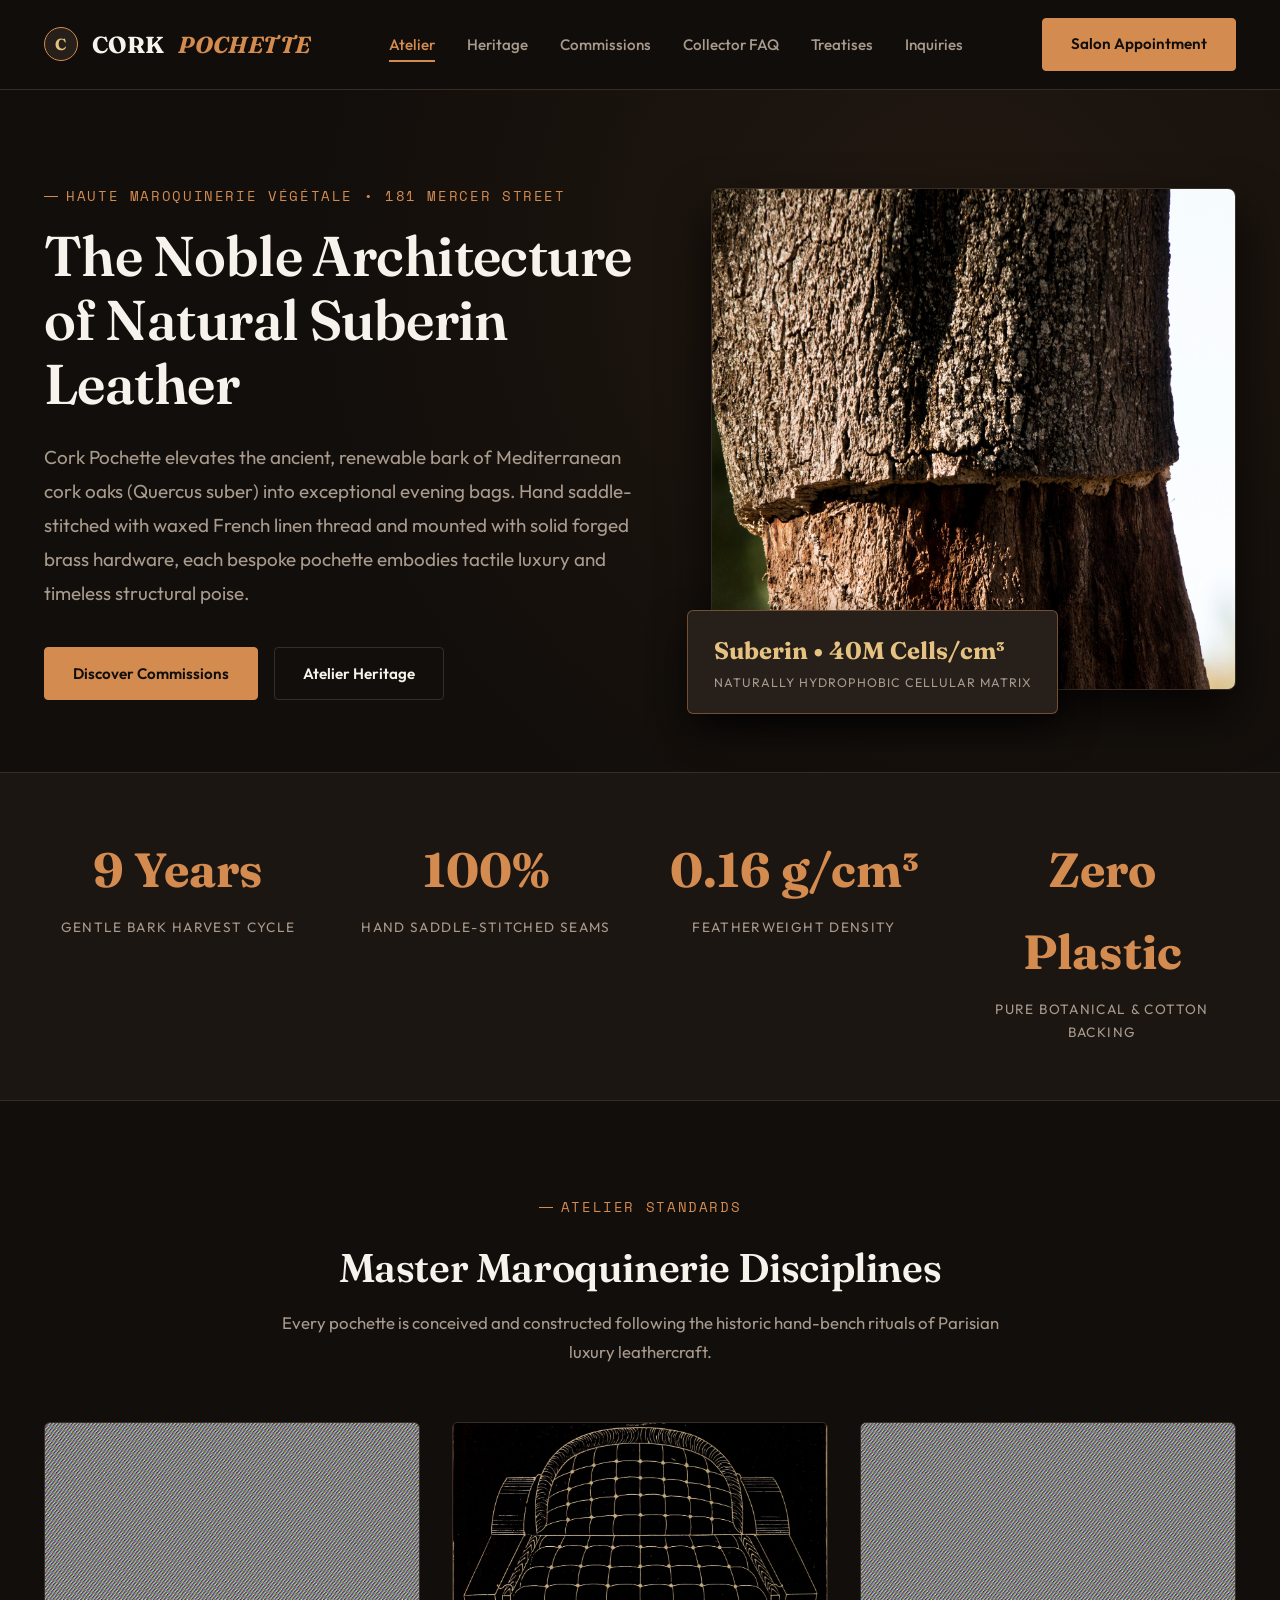
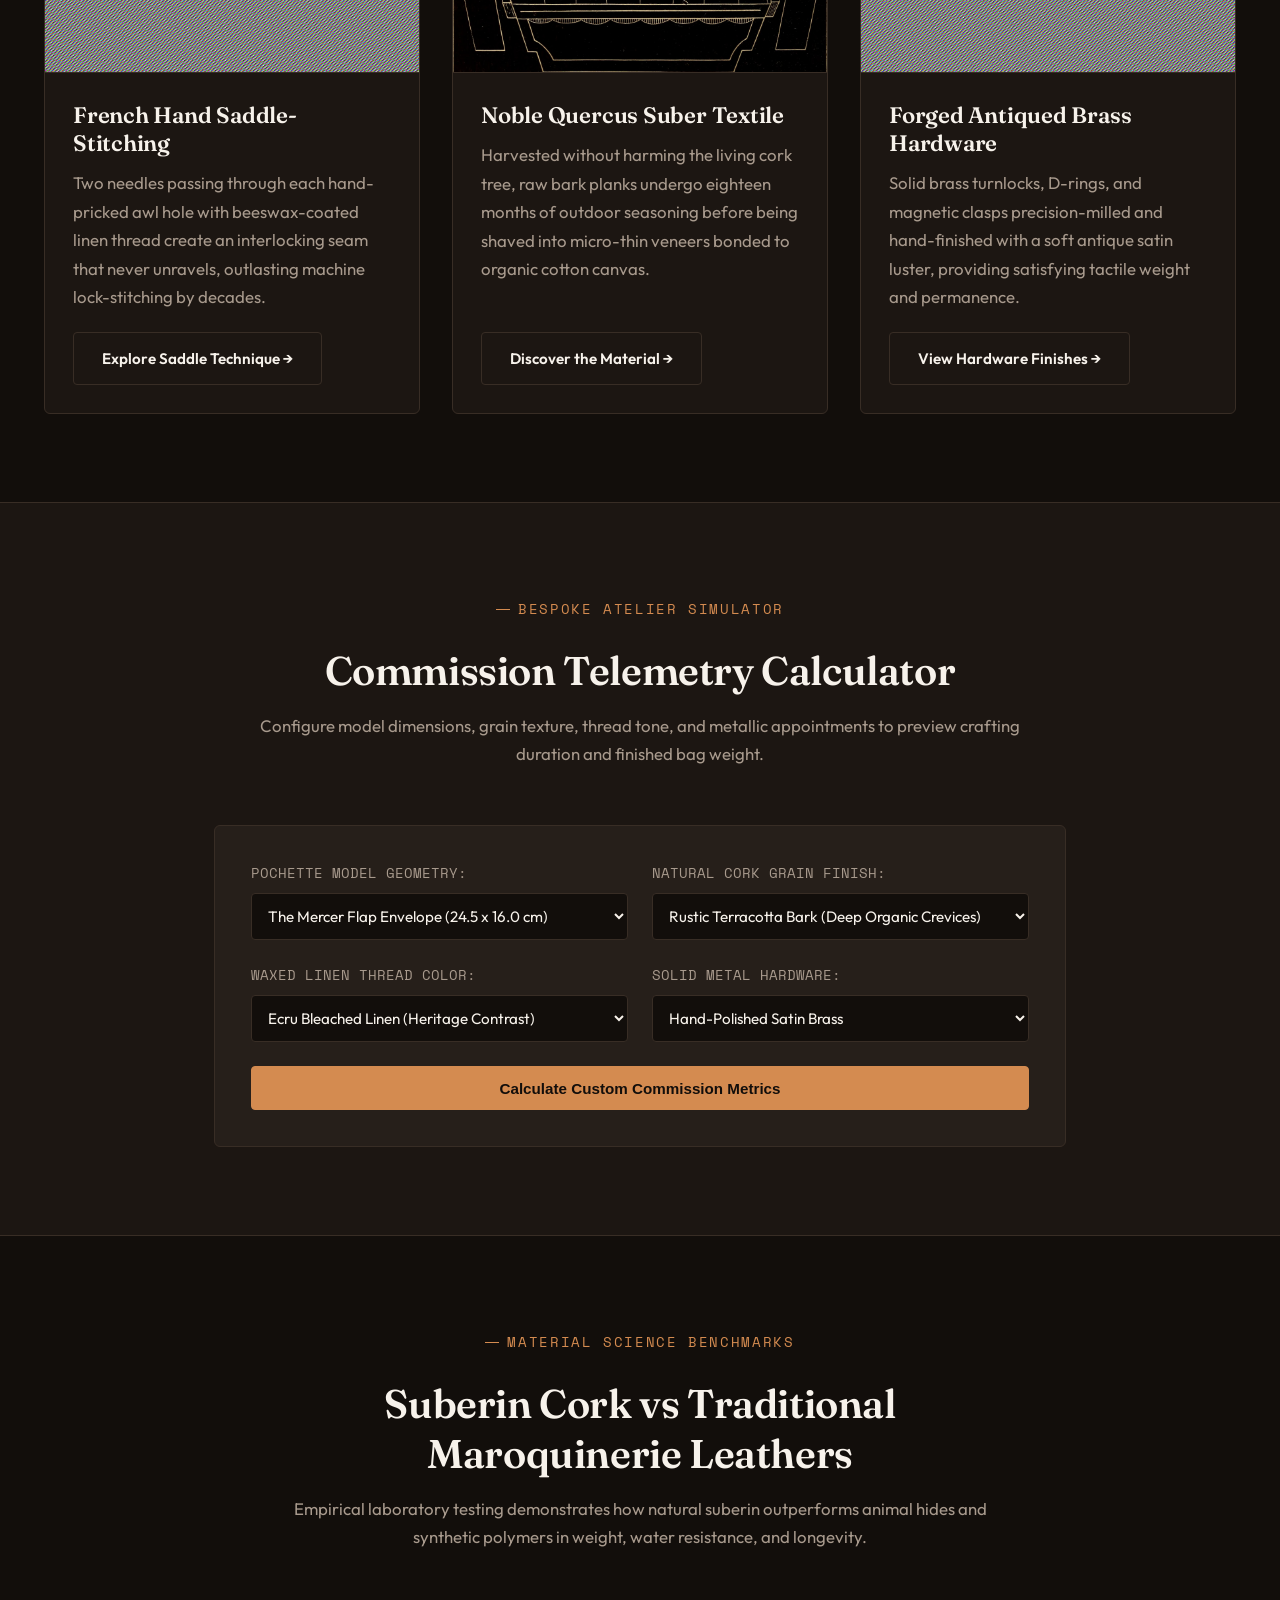
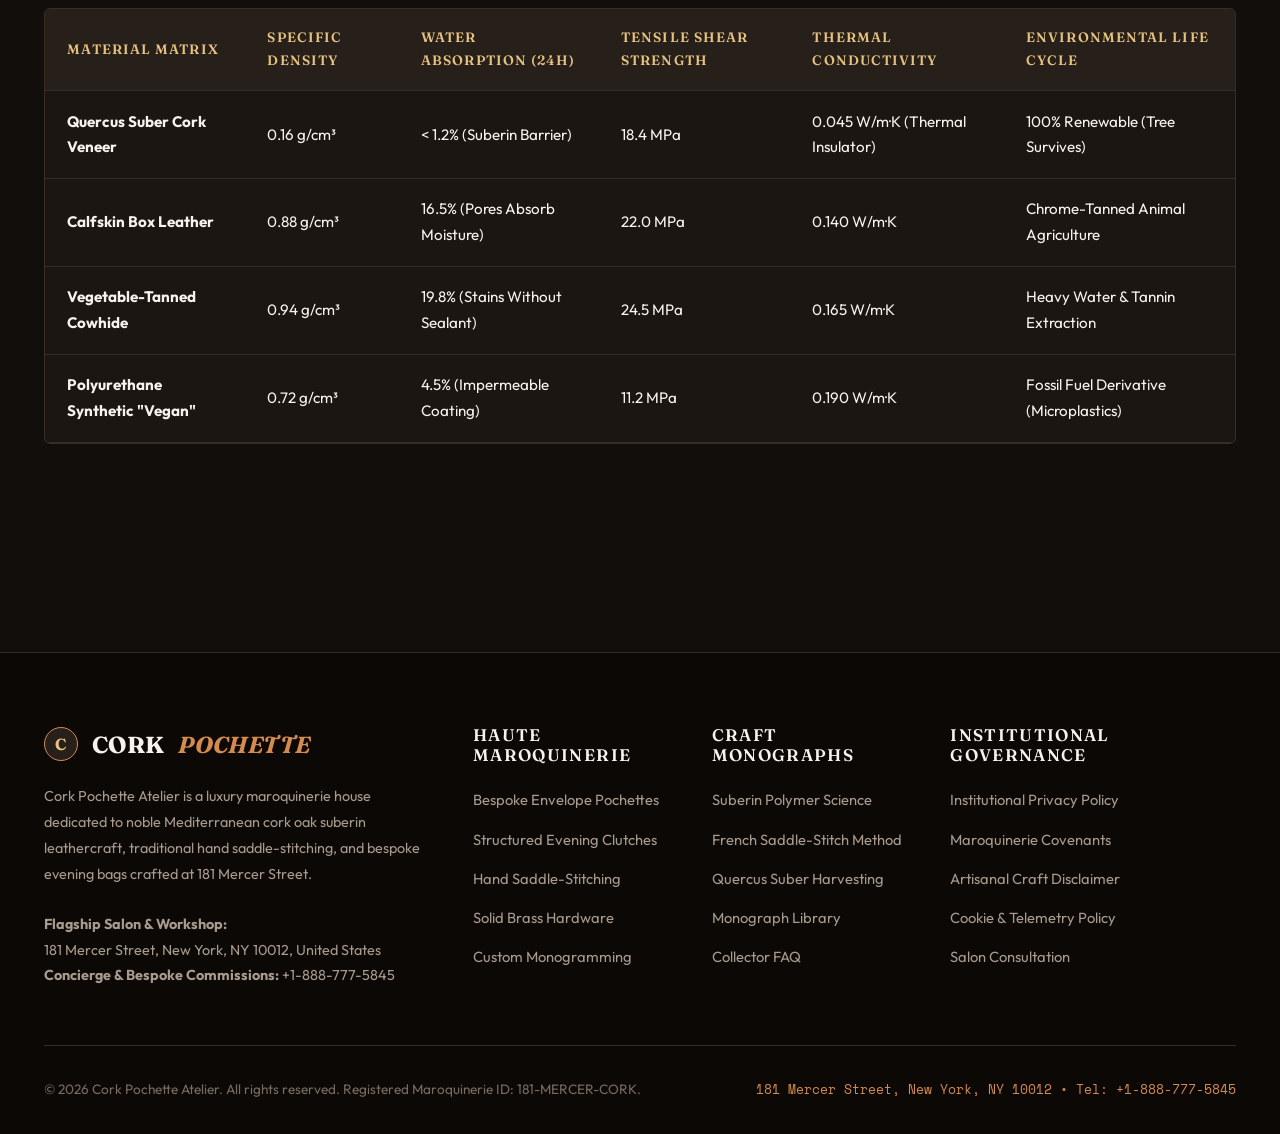
<file: index.html>
<!DOCTYPE html>
<html lang="en">
<head>
  <meta charset="UTF-8">
  <meta name="viewport" content="width=device-width, initial-scale=1.0">
  <title>Handcrafted Cork Leather Pochettes & Haute Maroquinerie | Cork Pochette Luxury Atelier</title>
  <meta name="description" content="Bespoke luxury cork leather clutches, handcrafted evening pochettes, and traditional French saddle-stitching at 181 Mercer Street.">
  <link rel="canonical" href="https://corkpochette.com/">
  <!-- Google tag (gtag.js) -->
  <script async src="https://www.googletagmanager.com/gtag/js?id=G-0LY0HY7L01"></script>
  <script>
    window.dataLayer = window.dataLayer || [];
    function gtag(){dataLayer.push(arguments);}
    gtag('js', new Date());
    gtag('config', 'G-0LY0HY7L01');
  </script>
  <link rel="preconnect" href="https://fonts.googleapis.com">
  <link rel="preconnect" href="https://fonts.gstatic.com" crossorigin>
  <link href="https://fonts.googleapis.com/css2?family=Fraunces:ital,opsz,wght@0,9..144,500;0,9..144,600;0,9..144,700;1,9..144,400&family=Outfit:wght@400;500;600;700&family=Space+Mono:wght@400;700&display=swap" rel="stylesheet">
  <link rel="stylesheet" href="assets/css/style.css">
</head>
<body>
<header class="site-header">
  <div class="container header-inner">
    <a href="index.html" class="brand-logo">
      <div class="brand-crest">C</div>
      CORK <span>POCHETTE</span>
    </a>
    <ul class="nav-links">
      <li><a href="index.html" class="active">Atelier</a></li>
      <li><a href="about.html" class="">Heritage</a></li>
      <li><a href="services.html" class="">Commissions</a></li>
      <li><a href="faq.html" class="">Collector FAQ</a></li>
      <li><a href="blog.html" class="">Treatises</a></li>
      <li><a href="contact.html" class="">Inquiries</a></li>
    </ul>
    <div class="header-actions">
      <a href="contact.html" class="btn btn-primary">Salon Appointment</a>
      <button class="drawer-toggle" id="drawer-toggle" aria-label="Toggle Navigation">&#9776;</button>
    </div>
  </div>
</header>
<div class="mobile-drawer" id="mobile-drawer">
  <a href="index.html" class="active">Atelier</a>
  <a href="about.html" class="">Heritage</a>
  <a href="services.html" class="">Commissions</a>
  <a href="faq.html" class="">Collector FAQ</a>
  <a href="blog.html" class="">Treatises</a>
  <a href="contact.html" class="">Salon Appointment</a>
</div>

<main>
  <!-- Hero Section -->
  <section class="hero-pochette">
    <div class="container hero-grid">
      <div>
        <span class="eyebrow">Haute Maroquinerie Végétale &bull; 181 Mercer Street</span>
        <h1 class="hero-title">The Noble Architecture of Natural Suberin Leather</h1>
        <p class="hero-lead">
          Cork Pochette elevates the ancient, renewable bark of Mediterranean cork oaks (Quercus suber) into exceptional evening bags. Hand saddle-stitched with waxed French linen thread and mounted with solid forged brass hardware, each bespoke pochette embodies tactile luxury and timeless structural poise.
        </p>
        <div style="display:flex; gap:1rem; flex-wrap:wrap;">
          <a href="services.html" class="btn btn-primary">Discover Commissions</a>
          <a href="about.html" class="btn btn-outline">Atelier Heritage</a>
        </div>
      </div>
      <div class="hero-showcase">
        <div class="hero-image-frame">
          <img src="assets/images/cork-oak-tree-trunk.jpg" alt="Stripped Trunk of Quercus Suber Cork Oak in Alentejo">
        </div>
        <div class="craft-tag">
          <div class="craft-tag-val">Suberin &bull; 40M Cells/cm³</div>
          <div class="craft-tag-lbl">Naturally Hydrophobic Cellular Matrix</div>
        </div>
      </div>
    </div>
  </section>

  <!-- Suberin Telemetry Banner -->
  <section class="suberin-banner">
    <div class="container suberin-grid">
      <div>
        <div class="suberin-stat-val">9 Years</div>
        <div class="suberin-stat-lbl">Gentle Bark Harvest Cycle</div>
      </div>
      <div>
        <div class="suberin-stat-val">100%</div>
        <div class="suberin-stat-lbl">Hand Saddle-Stitched Seams</div>
      </div>
      <div>
        <div class="suberin-stat-val">0.16 g/cm³</div>
        <div class="suberin-stat-lbl">Featherweight Density</div>
      </div>
      <div>
        <div class="suberin-stat-val">Zero Plastic</div>
        <div class="suberin-stat-lbl">Pure Botanical & Cotton Backing</div>
      </div>
    </div>
  </section>

  <!-- Craftsmanship Highlights Grid -->
  <section class="section-pad">
    <div class="container">
      <div class="section-head">
        <span class="eyebrow">Atelier Standards</span>
        <h2>Master Maroquinerie Disciplines</h2>
        <p>Every pochette is conceived and constructed following the historic hand-bench rituals of Parisian luxury leathercraft.</p>
      </div>

      <div class="craft-grid-3">
        <div class="craft-card">
          <img src="assets/images/cork-quercus-suber-canopy.jpg" alt="Ancient Cork Oak Montado Woodland Landscape" class="craft-card-img">
          <div class="craft-card-body">
            <h3>French Hand Saddle-Stitching</h3>
            <p style="margin-bottom:1.25rem;">Two needles passing through each hand-pricked awl hole with beeswax-coated linen thread create an interlocking seam that never unravels, outlasting machine lock-stitching by decades.</p>
            <a href="services.html" class="btn btn-outline" style="align-self:flex-start; margin-top:auto;">Explore Saddle Technique &rarr;</a>
          </div>
        </div>

        <div class="craft-card">
          <img src="assets/images/cork-saddle-stitch-detail.jpg" alt="Hand Saddle-Stitched Waxed Linen Seam on Bag Edge" class="craft-card-img">
          <div class="craft-card-body">
            <h3>Noble Quercus Suber Textile</h3>
            <p style="margin-bottom:1.25rem;">Harvested without harming the living cork tree, raw bark planks undergo eighteen months of outdoor seasoning before being shaved into micro-thin veneers bonded to organic cotton canvas.</p>
            <a href="services.html" class="btn btn-outline" style="align-self:flex-start; margin-top:auto;">Discover the Material &rarr;</a>
          </div>
        </div>

        <div class="craft-card">
          <img src="assets/images/cork-waxed-linen-thread.jpg" alt="Spools of French Waxed Linen Thread for Hand Stitching" class="craft-card-img">
          <div class="craft-card-body">
            <h3>Forged Antiqued Brass Hardware</h3>
            <p style="margin-bottom:1.25rem;">Solid brass turnlocks, D-rings, and magnetic clasps precision-milled and hand-finished with a soft antique satin luster, providing satisfying tactile weight and permanence.</p>
            <a href="services.html" class="btn btn-outline" style="align-self:flex-start; margin-top:auto;">View Hardware Finishes &rarr;</a>
          </div>
        </div>
      </div>
    </div>
  </section>

  <!-- Interactive Commission Customizer Simulator -->
  <section class="section-pad" style="background:var(--bg-surface); border-top:1px solid var(--border-subtle); border-bottom:1px solid var(--border-subtle);">
    <div class="container" style="max-width:900px;">
      <div class="section-head">
        <span class="eyebrow">Bespoke Atelier Simulator</span>
        <h2>Commission Telemetry Calculator</h2>
        <p>Configure model dimensions, grain texture, thread tone, and metallic appointments to preview crafting duration and finished bag weight.</p>
      </div>

      <div style="background:var(--bg-card); padding:2.25rem; border-radius:6px; border:1px solid var(--border-subtle);">
        <div style="display:grid; grid-template-columns:1fr 1fr; gap:1.5rem; margin-bottom:1.5rem;">
          <div>
            <label style="display:block; font-size:0.85rem; font-family:var(--font-mono); color:var(--text-secondary); margin-bottom:0.5rem;">POCHETTE MODEL GEOMETRY:</label>
            <select id="model-select" style="width:100%; padding:0.75rem; background:var(--bg-base); color:var(--text-primary); border:1px solid var(--border-subtle); border-radius:4px; font-family:var(--font-body); font-size:0.95rem;">
              <option value="envelope" selected>The Mercer Flap Envelope (24.5 x 16.0 cm)</option>
              <option value="clutch">The Alentejo Evening Clutch (28.0 x 18.5 cm)</option>
              <option value="structured">The Montado Structured Case (31.0 x 20.0 cm)</option>
            </select>
          </div>
          <div>
            <label style="display:block; font-size:0.85rem; font-family:var(--font-mono); color:var(--text-secondary); margin-bottom:0.5rem;">NATURAL CORK GRAIN FINISH:</label>
            <select id="grain-select" style="width:100%; padding:0.75rem; background:var(--bg-base); color:var(--text-primary); border:1px solid var(--border-subtle); border-radius:4px; font-family:var(--font-body); font-size:0.95rem;">
              <option value="Rustic Terracotta Bark" selected>Rustic Terracotta Bark (Deep Organic Crevices)</option>
              <option value="Fine Silken Honey Veneer">Fine Silken Honey Veneer (Smooth Satin Polish)</option>
              <option value="Smoked Espresso Charcoal">Smoked Espresso Charcoal (Suberin Vapor Darkened)</option>
            </select>
          </div>
          <div>
            <label style="display:block; font-size:0.85rem; font-family:var(--font-mono); color:var(--text-secondary); margin-bottom:0.5rem;">WAXED LINEN THREAD COLOR:</label>
            <select id="thread-select" style="width:100%; padding:0.75rem; background:var(--bg-base); color:var(--text-primary); border:1px solid var(--border-subtle); border-radius:4px; font-family:var(--font-body); font-size:0.95rem;">
              <option value="Ecru Bleached Linen" selected>Ecru Bleached Linen (Heritage Contrast)</option>
              <option value="Cognac Ochre">Cognac Ochre (Tonal Harmony)</option>
              <option value="Sienna Crimson">Sienna Crimson (Artisan Accent)</option>
            </select>
          </div>
          <div>
            <label style="display:block; font-size:0.85rem; font-family:var(--font-mono); color:var(--text-secondary); margin-bottom:0.5rem;">SOLID METAL HARDWARE:</label>
            <select id="hardware-select" style="width:100%; padding:0.75rem; background:var(--bg-base); color:var(--text-primary); border:1px solid var(--border-subtle); border-radius:4px; font-family:var(--font-body); font-size:0.95rem;">
              <option value="Hand-Polished Satin Brass" selected>Hand-Polished Satin Brass</option>
              <option value="Antiqued Smoked Bronze">Antiqued Smoked Bronze</option>
              <option value="Brushed Platinum Palladium">Brushed Platinum Palladium</option>
            </select>
          </div>
        </div>

        <button id="config-pochette-btn" class="btn btn-primary" style="width:100%;">Calculate Custom Commission Metrics</button>
        <div id="config-pochette-result"></div>
      </div>
    </div>
  </section>

  <!-- Physical Properties Spec Table -->
  <section class="section-pad">
    <div class="container">
      <div class="section-head">
        <span class="eyebrow">Material Science Benchmarks</span>
        <h2>Suberin Cork vs Traditional Maroquinerie Leathers</h2>
        <p>Empirical laboratory testing demonstrates how natural suberin outperforms animal hides and synthetic polymers in weight, water resistance, and longevity.</p>
      </div>

      <div class="spec-table-wrap">
        <table class="spec-table">
          <thead>
            <tr>
              <th>Material Matrix</th>
              <th>Specific Density</th>
              <th>Water Absorption (24h)</th>
              <th>Tensile Shear Strength</th>
              <th>Thermal Conductivity</th>
              <th>Environmental Life Cycle</th>
            </tr>
          </thead>
          <tbody>
            <tr>
              <td><strong>Quercus Suber Cork Veneer</strong></td>
              <td>0.16 g/cm³</td>
              <td>&lt; 1.2% (Suberin Barrier)</td>
              <td>18.4 MPa</td>
              <td>0.045 W/m·K (Thermal Insulator)</td>
              <td>100% Renewable (Tree Survives)</td>
            </tr>
            <tr>
              <td><strong>Calfskin Box Leather</strong></td>
              <td>0.88 g/cm³</td>
              <td>16.5% (Pores Absorb Moisture)</td>
              <td>22.0 MPa</td>
              <td>0.140 W/m·K</td>
              <td>Chrome-Tanned Animal Agriculture</td>
            </tr>
            <tr>
              <td><strong>Vegetable-Tanned Cowhide</strong></td>
              <td>0.94 g/cm³</td>
              <td>19.8% (Stains Without Sealant)</td>
              <td>24.5 MPa</td>
              <td>0.165 W/m·K</td>
              <td>Heavy Water & Tannin Extraction</td>
            </tr>
            <tr>
              <td><strong>Polyurethane Synthetic "Vegan"</strong></td>
              <td>0.72 g/cm³</td>
              <td>4.5% (Impermeable Coating)</td>
              <td>11.2 MPa</td>
              <td>0.190 W/m·K</td>
              <td>Fossil Fuel Derivative (Microplastics)</td>
            </tr>
          </tbody>
        </table>
      </div>
    </div>
  </section>
</main>

<footer class="site-footer">
  <div class="container">
    <div class="footer-grid">
      <div class="footer-col">
        <div class="brand-logo" style="margin-bottom:1.25rem;">
          <div class="brand-crest">C</div>
          CORK <span>POCHETTE</span>
        </div>
        <p class="footer-meta" style="margin-bottom:1.5rem;">
          Cork Pochette Atelier is a luxury maroquinerie house dedicated to noble Mediterranean cork oak suberin leathercraft, traditional hand saddle-stitching, and bespoke evening bags crafted at 181 Mercer Street.
        </p>
        <p class="footer-meta">
          <strong>Flagship Salon & Workshop:</strong><br>
          181 Mercer Street, New York, NY 10012, United States<br>
          <strong>Concierge & Bespoke Commissions:</strong> +1-888-777-5845
        </p>
      </div>
      <div class="footer-col">
        <h4>Haute Maroquinerie</h4>
        <ul>
          <li><a href="services.html">Bespoke Envelope Pochettes</a></li>
          <li><a href="services.html">Structured Evening Clutches</a></li>
          <li><a href="services.html">Hand Saddle-Stitching</a></li>
          <li><a href="services.html">Solid Brass Hardware</a></li>
          <li><a href="services.html">Custom Monogramming</a></li>
        </ul>
      </div>
      <div class="footer-col">
        <h4>Craft Monographs</h4>
        <ul>
          <li><a href="blog/blog-1.html">Suberin Polymer Science</a></li>
          <li><a href="blog/blog-2.html">French Saddle-Stitch Method</a></li>
          <li><a href="blog/blog-3.html">Quercus Suber Harvesting</a></li>
          <li><a href="blog.html">Monograph Library</a></li>
          <li><a href="faq.html">Collector FAQ</a></li>
        </ul>
      </div>
      <div class="footer-col">
        <h4>Institutional Governance</h4>
        <ul>
          <li><a href="privacy-policy.html">Institutional Privacy Policy</a></li>
          <li><a href="terms-and-conditions.html">Maroquinerie Covenants</a></li>
          <li><a href="disclaimer.html">Artisanal Craft Disclaimer</a></li>
          <li><a href="cookie-policy.html">Cookie & Telemetry Policy</a></li>
          <li><a href="contact.html">Salon Consultation</a></li>
        </ul>
      </div>
    </div>
    <div class="footer-bottom">
      <div>&copy; 2026 Cork Pochette Atelier. All rights reserved. Registered Maroquinerie ID: 181-MERCER-CORK.</div>
      <div style="font-family:var(--font-mono); font-size:0.8rem; color:var(--accent-terracotta);">181 Mercer Street, New York, NY 10012 &bull; Tel: +1-888-777-5845</div>
    </div>
  </div>
</footer>
<script src="assets/js/main.js"></script>
</body>
</html>
</file>
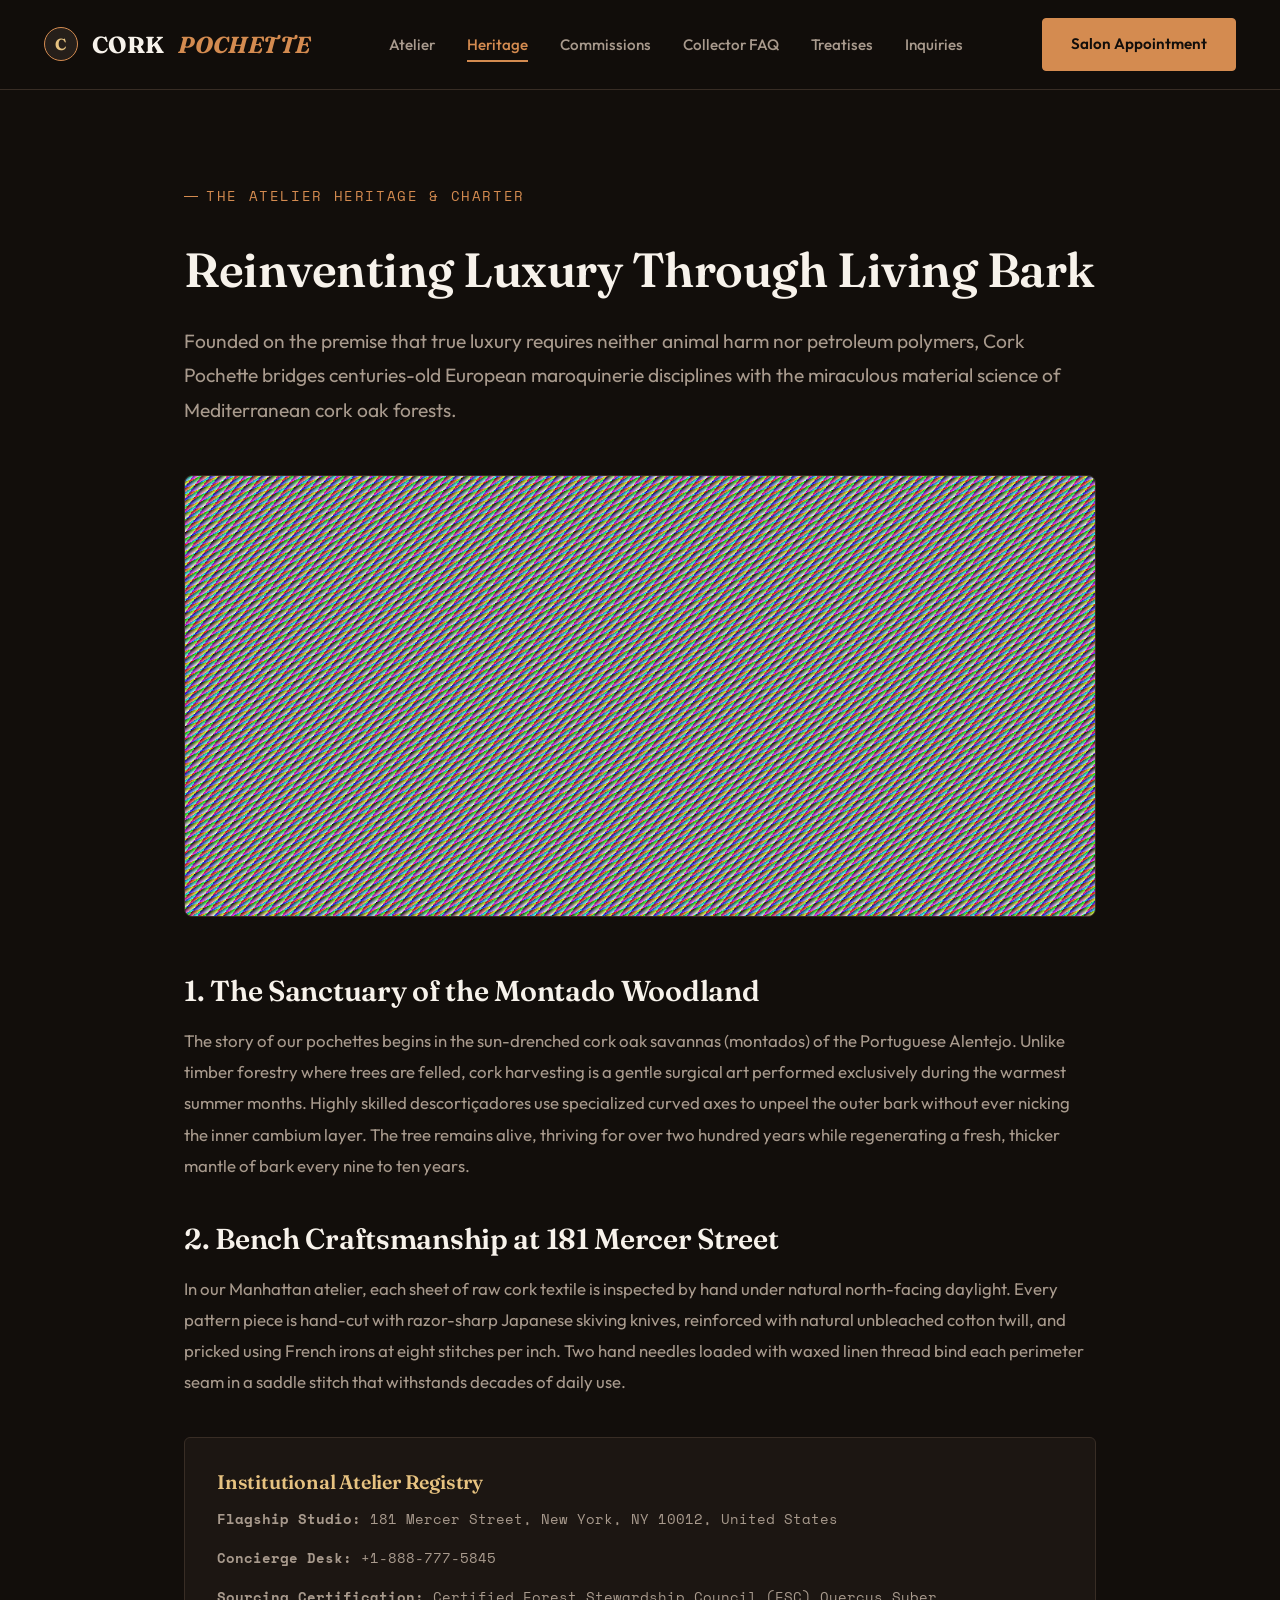
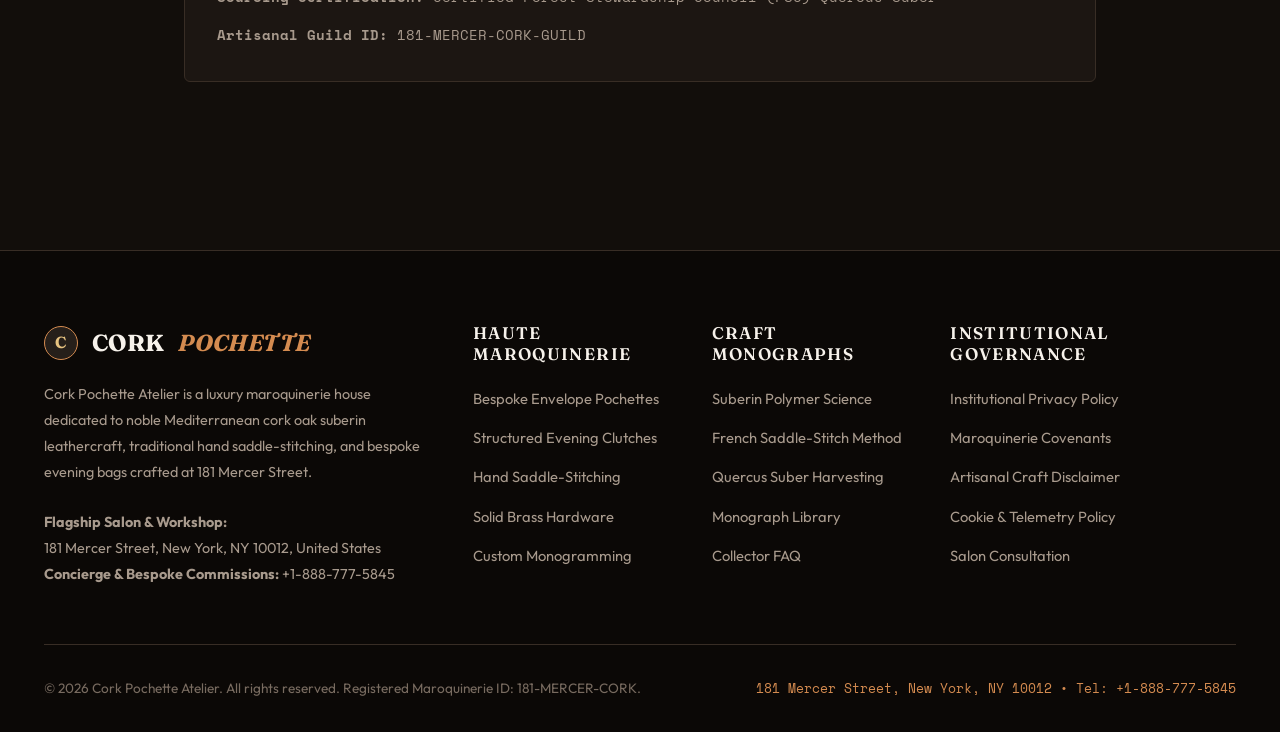
<file: about.html>
<!DOCTYPE html>
<html lang="en">
<head>
  <meta charset="UTF-8">
  <meta name="viewport" content="width=device-width, initial-scale=1.0">
  <title>Heritage & Maroquinerie Philosophy | Cork Pochette Luxury Atelier</title>
  <meta name="description" content="Discover the story, sustainable harvesting ethos, and bench craftsmanship of Cork Pochette Atelier at 181 Mercer Street.">
  <link rel="canonical" href="https://corkpochette.com/">
  <!-- Google tag (gtag.js) -->
  <script async src="https://www.googletagmanager.com/gtag/js?id=G-0LY0HY7L01"></script>
  <script>
    window.dataLayer = window.dataLayer || [];
    function gtag(){dataLayer.push(arguments);}
    gtag('js', new Date());
    gtag('config', 'G-0LY0HY7L01');
  </script>
  <link rel="preconnect" href="https://fonts.googleapis.com">
  <link rel="preconnect" href="https://fonts.gstatic.com" crossorigin>
  <link href="https://fonts.googleapis.com/css2?family=Fraunces:ital,opsz,wght@0,9..144,500;0,9..144,600;0,9..144,700;1,9..144,400&family=Outfit:wght@400;500;600;700&family=Space+Mono:wght@400;700&display=swap" rel="stylesheet">
  <link rel="stylesheet" href="assets/css/style.css">
</head>
<body>
<header class="site-header">
  <div class="container header-inner">
    <a href="index.html" class="brand-logo">
      <div class="brand-crest">C</div>
      CORK <span>POCHETTE</span>
    </a>
    <ul class="nav-links">
      <li><a href="index.html" class="">Atelier</a></li>
      <li><a href="about.html" class="active">Heritage</a></li>
      <li><a href="services.html" class="">Commissions</a></li>
      <li><a href="faq.html" class="">Collector FAQ</a></li>
      <li><a href="blog.html" class="">Treatises</a></li>
      <li><a href="contact.html" class="">Inquiries</a></li>
    </ul>
    <div class="header-actions">
      <a href="contact.html" class="btn btn-primary">Salon Appointment</a>
      <button class="drawer-toggle" id="drawer-toggle" aria-label="Toggle Navigation">&#9776;</button>
    </div>
  </div>
</header>
<div class="mobile-drawer" id="mobile-drawer">
  <a href="index.html" class="">Atelier</a>
  <a href="about.html" class="active">Heritage</a>
  <a href="services.html" class="">Commissions</a>
  <a href="faq.html" class="">Collector FAQ</a>
  <a href="blog.html" class="">Treatises</a>
  <a href="contact.html" class="">Salon Appointment</a>
</div>

<main>
  <section class="section-pad">
    <div class="container" style="max-width:960px;">
      <span class="eyebrow">The Atelier Heritage & Charter</span>
      <h1 style="margin:1rem 0 1.5rem; font-size:3rem;">Reinventing Luxury Through Living Bark</h1>
      <p style="font-size:1.2rem; color:var(--text-secondary); margin-bottom:3rem; line-height:1.8;">
        Founded on the premise that true luxury requires neither animal harm nor petroleum polymers, Cork Pochette bridges centuries-old European maroquinerie disciplines with the miraculous material science of Mediterranean cork oak forests.
      </p>

      <div style="margin-bottom:3.5rem; border-radius:8px; overflow:hidden; border:1px solid var(--border-subtle);">
        <img src="assets/images/cork-atelier-workbench.jpg" alt="Master Artisan Cutting Table with Template and Skiving Knife" style="width:100%; height:440px; object-fit:cover;">
      </div>

      <div style="display:flex; flex-direction:column; gap:2.5rem; color:var(--text-secondary); font-size:1.05rem; line-height:1.85;">
        <div>
          <h2 style="color:var(--text-primary); font-size:1.8rem; margin-bottom:1rem;">1. The Sanctuary of the Montado Woodland</h2>
          <p>
            The story of our pochettes begins in the sun-drenched cork oak savannas (montados) of the Portuguese Alentejo. Unlike timber forestry where trees are felled, cork harvesting is a gentle surgical art performed exclusively during the warmest summer months. Highly skilled descortiçadores use specialized curved axes to unpeel the outer bark without ever nicking the inner cambium layer. The tree remains alive, thriving for over two hundred years while regenerating a fresh, thicker mantle of bark every nine to ten years.
          </p>
        </div>

        <div>
          <h2 style="color:var(--text-primary); font-size:1.8rem; margin-bottom:1rem;">2. Bench Craftsmanship at 181 Mercer Street</h2>
          <p>
            In our Manhattan atelier, each sheet of raw cork textile is inspected by hand under natural north-facing daylight. Every pattern piece is hand-cut with razor-sharp Japanese skiving knives, reinforced with natural unbleached cotton twill, and pricked using French irons at eight stitches per inch. Two hand needles loaded with waxed linen thread bind each perimeter seam in a saddle stitch that withstands decades of daily use.
          </p>
        </div>

        <div style="background:var(--bg-surface); padding:2rem; border-radius:6px; border:1px solid var(--border-subtle);">
          <h3 style="color:var(--accent-brass); margin-bottom:0.75rem; font-family:var(--font-heading);">Institutional Atelier Registry</h3>
          <ul style="list-style:none; display:flex; flex-direction:column; gap:0.75rem; font-family:var(--font-mono); font-size:0.9rem;">
            <li><strong>Flagship Studio:</strong> 181 Mercer Street, New York, NY 10012, United States</li>
            <li><strong>Concierge Desk:</strong> +1-888-777-5845</li>
            <li><strong>Sourcing Certification:</strong> Certified Forest Stewardship Council (FSC) Quercus Suber</li>
            <li><strong>Artisanal Guild ID:</strong> 181-MERCER-CORK-GUILD</li>
          </ul>
        </div>
      </div>
    </div>
  </section>
</main>

<footer class="site-footer">
  <div class="container">
    <div class="footer-grid">
      <div class="footer-col">
        <div class="brand-logo" style="margin-bottom:1.25rem;">
          <div class="brand-crest">C</div>
          CORK <span>POCHETTE</span>
        </div>
        <p class="footer-meta" style="margin-bottom:1.5rem;">
          Cork Pochette Atelier is a luxury maroquinerie house dedicated to noble Mediterranean cork oak suberin leathercraft, traditional hand saddle-stitching, and bespoke evening bags crafted at 181 Mercer Street.
        </p>
        <p class="footer-meta">
          <strong>Flagship Salon & Workshop:</strong><br>
          181 Mercer Street, New York, NY 10012, United States<br>
          <strong>Concierge & Bespoke Commissions:</strong> +1-888-777-5845
        </p>
      </div>
      <div class="footer-col">
        <h4>Haute Maroquinerie</h4>
        <ul>
          <li><a href="services.html">Bespoke Envelope Pochettes</a></li>
          <li><a href="services.html">Structured Evening Clutches</a></li>
          <li><a href="services.html">Hand Saddle-Stitching</a></li>
          <li><a href="services.html">Solid Brass Hardware</a></li>
          <li><a href="services.html">Custom Monogramming</a></li>
        </ul>
      </div>
      <div class="footer-col">
        <h4>Craft Monographs</h4>
        <ul>
          <li><a href="blog/blog-1.html">Suberin Polymer Science</a></li>
          <li><a href="blog/blog-2.html">French Saddle-Stitch Method</a></li>
          <li><a href="blog/blog-3.html">Quercus Suber Harvesting</a></li>
          <li><a href="blog.html">Monograph Library</a></li>
          <li><a href="faq.html">Collector FAQ</a></li>
        </ul>
      </div>
      <div class="footer-col">
        <h4>Institutional Governance</h4>
        <ul>
          <li><a href="privacy-policy.html">Institutional Privacy Policy</a></li>
          <li><a href="terms-and-conditions.html">Maroquinerie Covenants</a></li>
          <li><a href="disclaimer.html">Artisanal Craft Disclaimer</a></li>
          <li><a href="cookie-policy.html">Cookie & Telemetry Policy</a></li>
          <li><a href="contact.html">Salon Consultation</a></li>
        </ul>
      </div>
    </div>
    <div class="footer-bottom">
      <div>&copy; 2026 Cork Pochette Atelier. All rights reserved. Registered Maroquinerie ID: 181-MERCER-CORK.</div>
      <div style="font-family:var(--font-mono); font-size:0.8rem; color:var(--accent-terracotta);">181 Mercer Street, New York, NY 10012 &bull; Tel: +1-888-777-5845</div>
    </div>
  </div>
</footer>
<script src="assets/js/main.js"></script>
</body>
</html>
</file>
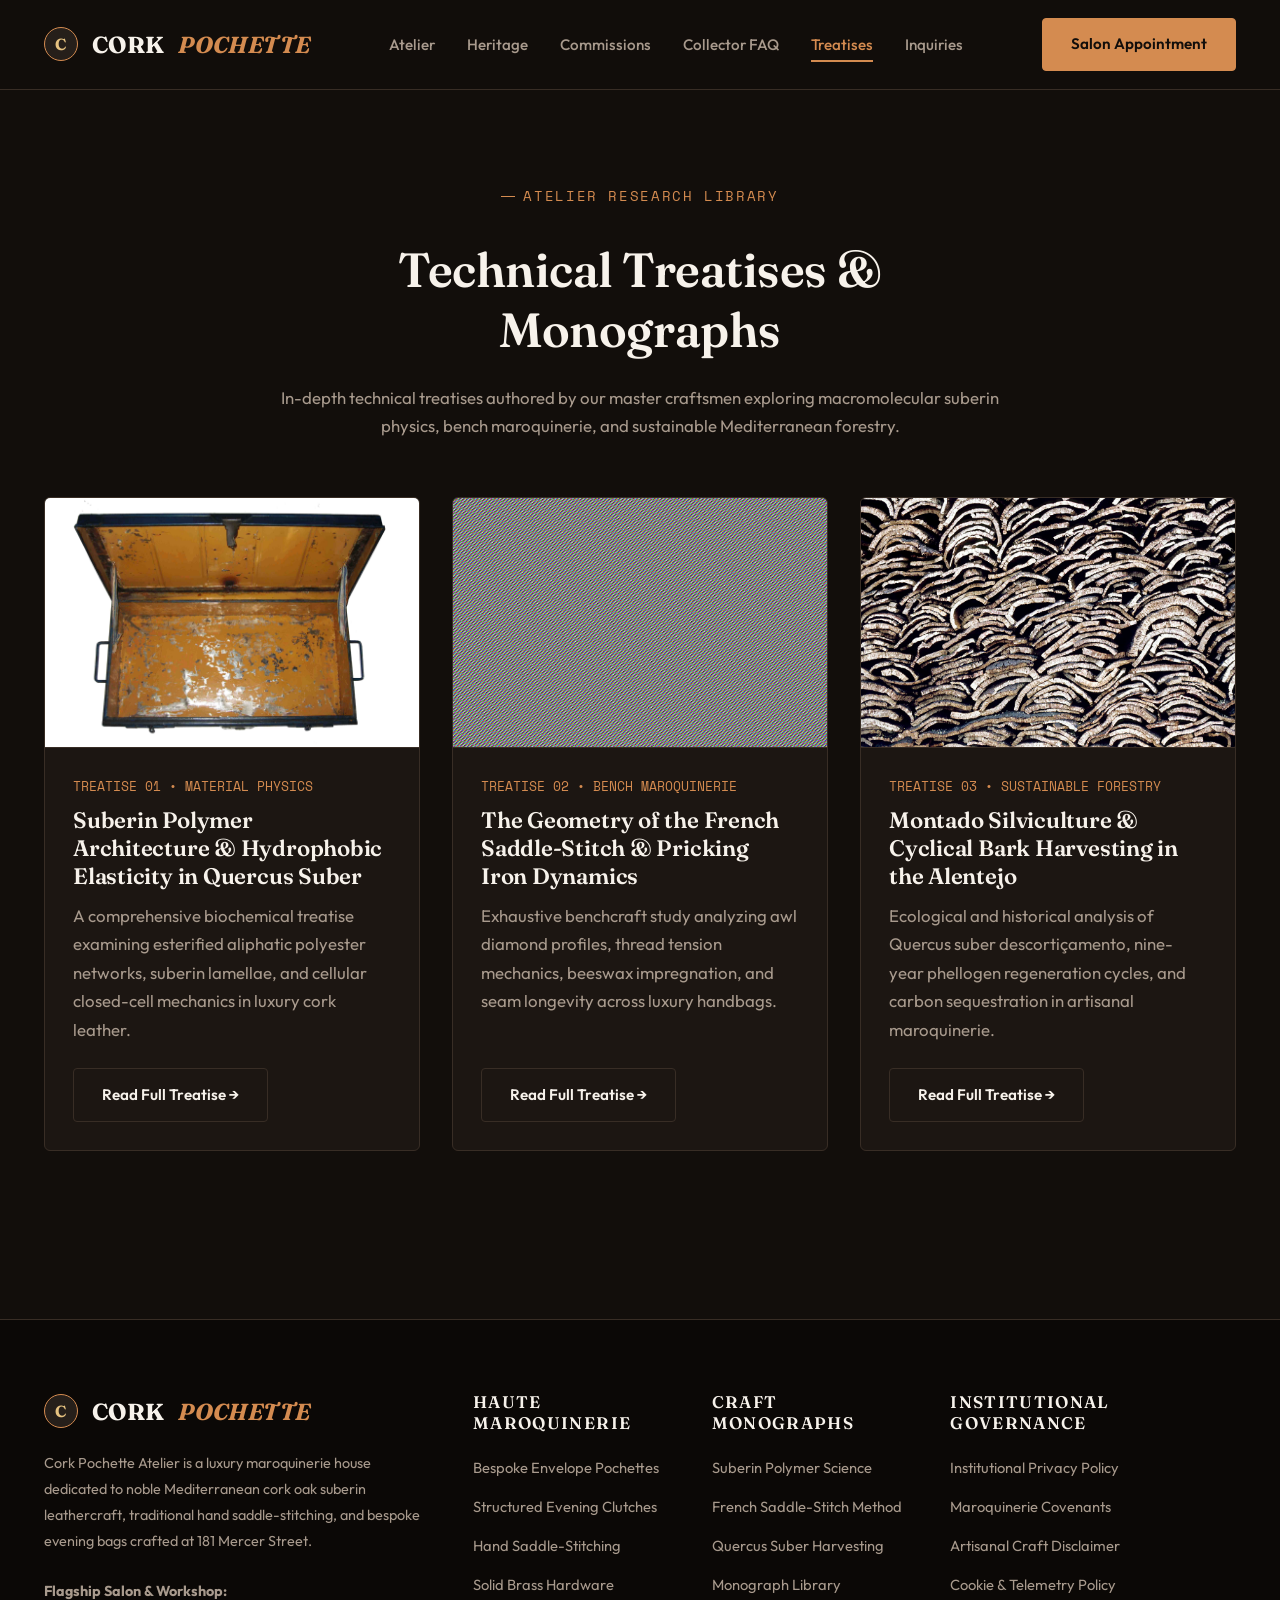
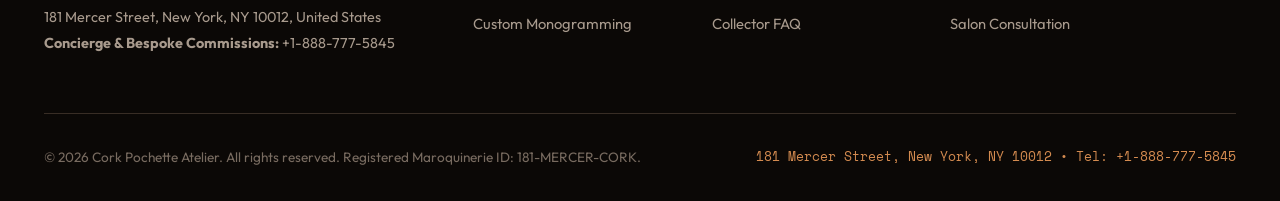
<file: blog.html>
<!DOCTYPE html>
<html lang="en">
<head>
  <meta charset="UTF-8">
  <meta name="viewport" content="width=device-width, initial-scale=1.0">
  <title>Technical Monographs & Haute Maroquinerie Treatises | Cork Pochette Luxury Atelier</title>
  <meta name="description" content="Academic papers and craftsmanship monographs exploring suberin polymer physics, saddle-stitching, and sustainable cork oak forestry.">
  <link rel="canonical" href="https://corkpochette.com/">
  <!-- Google tag (gtag.js) -->
  <script async src="https://www.googletagmanager.com/gtag/js?id=G-0LY0HY7L01"></script>
  <script>
    window.dataLayer = window.dataLayer || [];
    function gtag(){dataLayer.push(arguments);}
    gtag('js', new Date());
    gtag('config', 'G-0LY0HY7L01');
  </script>
  <link rel="preconnect" href="https://fonts.googleapis.com">
  <link rel="preconnect" href="https://fonts.gstatic.com" crossorigin>
  <link href="https://fonts.googleapis.com/css2?family=Fraunces:ital,opsz,wght@0,9..144,500;0,9..144,600;0,9..144,700;1,9..144,400&family=Outfit:wght@400;500;600;700&family=Space+Mono:wght@400;700&display=swap" rel="stylesheet">
  <link rel="stylesheet" href="assets/css/style.css">
</head>
<body>
<header class="site-header">
  <div class="container header-inner">
    <a href="index.html" class="brand-logo">
      <div class="brand-crest">C</div>
      CORK <span>POCHETTE</span>
    </a>
    <ul class="nav-links">
      <li><a href="index.html" class="">Atelier</a></li>
      <li><a href="about.html" class="">Heritage</a></li>
      <li><a href="services.html" class="">Commissions</a></li>
      <li><a href="faq.html" class="">Collector FAQ</a></li>
      <li><a href="blog.html" class="active">Treatises</a></li>
      <li><a href="contact.html" class="">Inquiries</a></li>
    </ul>
    <div class="header-actions">
      <a href="contact.html" class="btn btn-primary">Salon Appointment</a>
      <button class="drawer-toggle" id="drawer-toggle" aria-label="Toggle Navigation">&#9776;</button>
    </div>
  </div>
</header>
<div class="mobile-drawer" id="mobile-drawer">
  <a href="index.html" class="">Atelier</a>
  <a href="about.html" class="">Heritage</a>
  <a href="services.html" class="">Commissions</a>
  <a href="faq.html" class="">Collector FAQ</a>
  <a href="blog.html" class="active">Treatises</a>
  <a href="contact.html" class="">Salon Appointment</a>
</div>

<main>
  <section class="section-pad">
    <div class="container">
      <div class="section-head">
        <span class="eyebrow">Atelier Research Library</span>
        <h1 style="margin:1rem 0 1.5rem; font-size:3rem;">Technical Treatises & Monographs</h1>
        <p>In-depth technical treatises authored by our master craftsmen exploring macromolecular suberin physics, bench maroquinerie, and sustainable Mediterranean forestry.</p>
      </div>

      <div class="craft-grid-3">
        <div class="craft-card">
          <img src="assets/images/cork-textile-sheet.jpg" alt="Flexible High-Grade Cork Fabric Textile Roll" class="craft-card-img">
          <div class="craft-card-body">
            <span style="font-family:var(--font-mono); font-size:0.8rem; color:var(--accent-terracotta); margin-bottom:0.5rem; display:block;">TREATISE 01 &bull; MATERIAL PHYSICS</span>
            <h3>Suberin Polymer Architecture & Hydrophobic Elasticity in Quercus Suber</h3>
            <p style="margin-bottom:1.5rem; flex-grow:1;">A comprehensive biochemical treatise examining esterified aliphatic polyester networks, suberin lamellae, and cellular closed-cell mechanics in luxury cork leather.</p>
            <a href="blog/blog-1.html" class="btn btn-outline" style="align-self:flex-start;">Read Full Treatise &rarr;</a>
          </div>
        </div>

        <div class="craft-card">
          <img src="assets/images/cork-edge-burnishing.jpg" alt="Hand Edge Dyeing and Beeswax Burnishing on Pouch Seam" class="craft-card-img">
          <div class="craft-card-body">
            <span style="font-family:var(--font-mono); font-size:0.8rem; color:var(--accent-terracotta); margin-bottom:0.5rem; display:block;">TREATISE 02 &bull; BENCH MAROQUINERIE</span>
            <h3>The Geometry of the French Saddle-Stitch & Pricking Iron Dynamics</h3>
            <p style="margin-bottom:1.5rem; flex-grow:1;">Exhaustive benchcraft study analyzing awl diamond profiles, thread tension mechanics, beeswax impregnation, and seam longevity across luxury handbags.</p>
            <a href="blog/blog-2.html" class="btn btn-outline" style="align-self:flex-start;">Read Full Treatise &rarr;</a>
          </div>
        </div>

        <div class="craft-card">
          <img src="assets/images/cork-raw-harvest-stack.jpg" alt="Stacked Raw Cork Bark Planks Seasoning in Open Air" class="craft-card-img">
          <div class="craft-card-body">
            <span style="font-family:var(--font-mono); font-size:0.8rem; color:var(--accent-terracotta); margin-bottom:0.5rem; display:block;">TREATISE 03 &bull; SUSTAINABLE FORESTRY</span>
            <h3>Montado Silviculture & Cyclical Bark Harvesting in the Alentejo</h3>
            <p style="margin-bottom:1.5rem; flex-grow:1;">Ecological and historical analysis of Quercus suber descortiçamento, nine-year phellogen regeneration cycles, and carbon sequestration in artisanal maroquinerie.</p>
            <a href="blog/blog-3.html" class="btn btn-outline" style="align-self:flex-start;">Read Full Treatise &rarr;</a>
          </div>
        </div>
      </div>
    </div>
  </section>
</main>

<footer class="site-footer">
  <div class="container">
    <div class="footer-grid">
      <div class="footer-col">
        <div class="brand-logo" style="margin-bottom:1.25rem;">
          <div class="brand-crest">C</div>
          CORK <span>POCHETTE</span>
        </div>
        <p class="footer-meta" style="margin-bottom:1.5rem;">
          Cork Pochette Atelier is a luxury maroquinerie house dedicated to noble Mediterranean cork oak suberin leathercraft, traditional hand saddle-stitching, and bespoke evening bags crafted at 181 Mercer Street.
        </p>
        <p class="footer-meta">
          <strong>Flagship Salon & Workshop:</strong><br>
          181 Mercer Street, New York, NY 10012, United States<br>
          <strong>Concierge & Bespoke Commissions:</strong> +1-888-777-5845
        </p>
      </div>
      <div class="footer-col">
        <h4>Haute Maroquinerie</h4>
        <ul>
          <li><a href="services.html">Bespoke Envelope Pochettes</a></li>
          <li><a href="services.html">Structured Evening Clutches</a></li>
          <li><a href="services.html">Hand Saddle-Stitching</a></li>
          <li><a href="services.html">Solid Brass Hardware</a></li>
          <li><a href="services.html">Custom Monogramming</a></li>
        </ul>
      </div>
      <div class="footer-col">
        <h4>Craft Monographs</h4>
        <ul>
          <li><a href="blog/blog-1.html">Suberin Polymer Science</a></li>
          <li><a href="blog/blog-2.html">French Saddle-Stitch Method</a></li>
          <li><a href="blog/blog-3.html">Quercus Suber Harvesting</a></li>
          <li><a href="blog.html">Monograph Library</a></li>
          <li><a href="faq.html">Collector FAQ</a></li>
        </ul>
      </div>
      <div class="footer-col">
        <h4>Institutional Governance</h4>
        <ul>
          <li><a href="privacy-policy.html">Institutional Privacy Policy</a></li>
          <li><a href="terms-and-conditions.html">Maroquinerie Covenants</a></li>
          <li><a href="disclaimer.html">Artisanal Craft Disclaimer</a></li>
          <li><a href="cookie-policy.html">Cookie & Telemetry Policy</a></li>
          <li><a href="contact.html">Salon Consultation</a></li>
        </ul>
      </div>
    </div>
    <div class="footer-bottom">
      <div>&copy; 2026 Cork Pochette Atelier. All rights reserved. Registered Maroquinerie ID: 181-MERCER-CORK.</div>
      <div style="font-family:var(--font-mono); font-size:0.8rem; color:var(--accent-terracotta);">181 Mercer Street, New York, NY 10012 &bull; Tel: +1-888-777-5845</div>
    </div>
  </div>
</footer>
<script src="assets/js/main.js"></script>
</body>
</html>
</file>
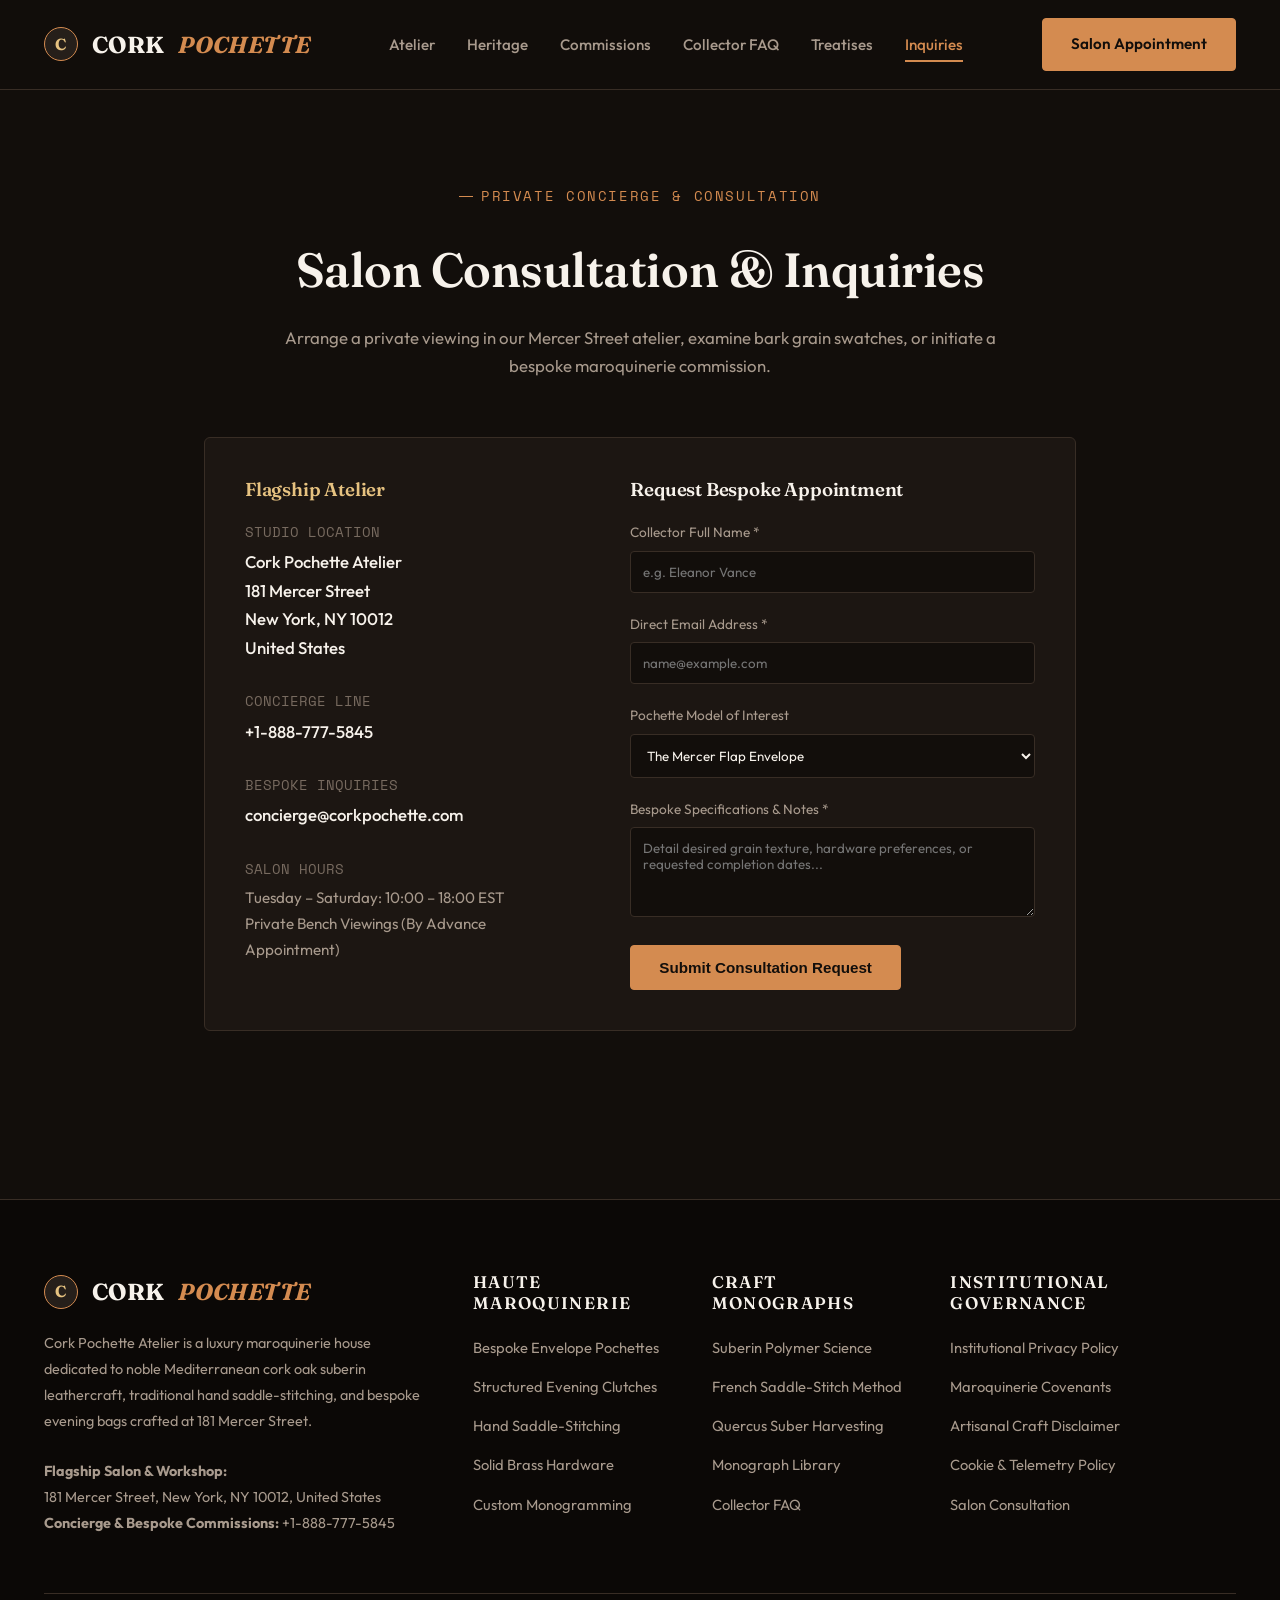
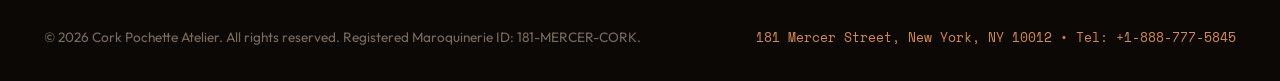
<file: contact.html>
<!DOCTYPE html>
<html lang="en">
<head>
  <meta charset="UTF-8">
  <meta name="viewport" content="width=device-width, initial-scale=1.0">
  <title>Salon Consultations & Custom Inquiries | Cork Pochette Luxury Atelier</title>
  <meta name="description" content="Schedule a private consultation at 181 Mercer Street or telephone +1-888-777-5845 to discuss custom cork leather commissions.">
  <link rel="canonical" href="https://corkpochette.com/">
  <!-- Google tag (gtag.js) -->
  <script async src="https://www.googletagmanager.com/gtag/js?id=G-0LY0HY7L01"></script>
  <script>
    window.dataLayer = window.dataLayer || [];
    function gtag(){dataLayer.push(arguments);}
    gtag('js', new Date());
    gtag('config', 'G-0LY0HY7L01');
  </script>
  <link rel="preconnect" href="https://fonts.googleapis.com">
  <link rel="preconnect" href="https://fonts.gstatic.com" crossorigin>
  <link href="https://fonts.googleapis.com/css2?family=Fraunces:ital,opsz,wght@0,9..144,500;0,9..144,600;0,9..144,700;1,9..144,400&family=Outfit:wght@400;500;600;700&family=Space+Mono:wght@400;700&display=swap" rel="stylesheet">
  <link rel="stylesheet" href="assets/css/style.css">
</head>
<body>
<header class="site-header">
  <div class="container header-inner">
    <a href="index.html" class="brand-logo">
      <div class="brand-crest">C</div>
      CORK <span>POCHETTE</span>
    </a>
    <ul class="nav-links">
      <li><a href="index.html" class="">Atelier</a></li>
      <li><a href="about.html" class="">Heritage</a></li>
      <li><a href="services.html" class="">Commissions</a></li>
      <li><a href="faq.html" class="">Collector FAQ</a></li>
      <li><a href="blog.html" class="">Treatises</a></li>
      <li><a href="contact.html" class="active">Inquiries</a></li>
    </ul>
    <div class="header-actions">
      <a href="contact.html" class="btn btn-primary">Salon Appointment</a>
      <button class="drawer-toggle" id="drawer-toggle" aria-label="Toggle Navigation">&#9776;</button>
    </div>
  </div>
</header>
<div class="mobile-drawer" id="mobile-drawer">
  <a href="index.html" class="">Atelier</a>
  <a href="about.html" class="">Heritage</a>
  <a href="services.html" class="">Commissions</a>
  <a href="faq.html" class="">Collector FAQ</a>
  <a href="blog.html" class="">Treatises</a>
  <a href="contact.html" class="active">Salon Appointment</a>
</div>

<main>
  <section class="section-pad">
    <div class="container" style="max-width:920px;">
      <div class="section-head">
        <span class="eyebrow">Private Concierge & Consultation</span>
        <h1 style="margin:1rem 0 1.5rem; font-size:3rem;">Salon Consultation & Inquiries</h1>
        <p>Arrange a private viewing in our Mercer Street atelier, examine bark grain swatches, or initiate a bespoke maroquinerie commission.</p>
      </div>

      <div style="display:grid; grid-template-columns:1fr 1.2fr; gap:3rem; background:var(--bg-surface); border:1px solid var(--border-subtle); border-radius:6px; padding:2.5rem;">
        <div>
          <h3 style="color:var(--accent-brass); margin-bottom:1.25rem; font-family:var(--font-heading);">Flagship Atelier</h3>
          
          <div style="margin-bottom:1.75rem;">
            <p style="font-size:0.85rem; font-family:var(--font-mono); text-transform:uppercase; color:var(--text-muted); margin-bottom:0.25rem;">Studio Location</p>
            <p style="color:var(--text-primary); font-weight:500;">
              Cork Pochette Atelier<br>
              181 Mercer Street<br>
              New York, NY 10012<br>
              United States
            </p>
          </div>

          <div style="margin-bottom:1.75rem;">
            <p style="font-size:0.85rem; font-family:var(--font-mono); text-transform:uppercase; color:var(--text-muted); margin-bottom:0.25rem;">Concierge Line</p>
            <p style="color:var(--text-primary); font-weight:500;">
              +1-888-777-5845
            </p>
          </div>

          <div style="margin-bottom:1.75rem;">
            <p style="font-size:0.85rem; font-family:var(--font-mono); text-transform:uppercase; color:var(--text-muted); margin-bottom:0.25rem;">Bespoke Inquiries</p>
            <p style="color:var(--text-primary); font-weight:500;">
              concierge@corkpochette.com
            </p>
          </div>

          <div>
            <p style="font-size:0.85rem; font-family:var(--font-mono); text-transform:uppercase; color:var(--text-muted); margin-bottom:0.25rem;">Salon Hours</p>
            <p style="color:var(--text-secondary); font-size:0.95rem;">
              Tuesday &ndash; Saturday: 10:00 &ndash; 18:00 EST<br>
              Private Bench Viewings (By Advance Appointment)
            </p>
          </div>
        </div>

        <div>
          <h3 style="margin-bottom:1.25rem; font-family:var(--font-heading);">Request Bespoke Appointment</h3>
          <form onsubmit="event.preventDefault(); alert('Thank you for contacting Cork Pochette Atelier. Our master artisan concierge will respond within 24 hours to schedule your consultation.');" style="display:flex; flex-direction:column; gap:1.25rem;">
            <div>
              <label style="display:block; font-size:0.85rem; color:var(--text-secondary); margin-bottom:0.4rem;">Collector Full Name *</label>
              <input type="text" required placeholder="e.g. Eleanor Vance" style="width:100%; padding:0.75rem; background:var(--bg-base); border:1px solid var(--border-subtle); border-radius:4px; color:var(--text-primary); font-family:var(--font-body);">
            </div>
            <div>
              <label style="display:block; font-size:0.85rem; color:var(--text-secondary); margin-bottom:0.4rem;">Direct Email Address *</label>
              <input type="email" required placeholder="name@example.com" style="width:100%; padding:0.75rem; background:var(--bg-base); border:1px solid var(--border-subtle); border-radius:4px; color:var(--text-primary); font-family:var(--font-body);">
            </div>
            <div>
              <label style="display:block; font-size:0.85rem; color:var(--text-secondary); margin-bottom:0.4rem;">Pochette Model of Interest</label>
              <select style="width:100%; padding:0.75rem; background:var(--bg-base); border:1px solid var(--border-subtle); border-radius:4px; color:var(--text-primary); font-family:var(--font-body);">
                <option>The Mercer Flap Envelope</option>
                <option>The Alentejo Foldover Clutch</option>
                <option>The Montado Structured Case</option>
                <option>Custom Architectural Commission</option>
              </select>
            </div>
            <div>
              <label style="display:block; font-size:0.85rem; color:var(--text-secondary); margin-bottom:0.4rem;">Bespoke Specifications & Notes *</label>
              <textarea rows="4" required placeholder="Detail desired grain texture, hardware preferences, or requested completion dates..." style="width:100%; padding:0.75rem; background:var(--bg-base); border:1px solid var(--border-subtle); border-radius:4px; color:var(--text-primary); font-family:var(--font-body); resize:vertical;"></textarea>
            </div>
            <button type="submit" class="btn btn-primary" style="align-self:flex-start;">Submit Consultation Request</button>
          </form>
        </div>
      </div>
    </div>
  </section>
</main>

<footer class="site-footer">
  <div class="container">
    <div class="footer-grid">
      <div class="footer-col">
        <div class="brand-logo" style="margin-bottom:1.25rem;">
          <div class="brand-crest">C</div>
          CORK <span>POCHETTE</span>
        </div>
        <p class="footer-meta" style="margin-bottom:1.5rem;">
          Cork Pochette Atelier is a luxury maroquinerie house dedicated to noble Mediterranean cork oak suberin leathercraft, traditional hand saddle-stitching, and bespoke evening bags crafted at 181 Mercer Street.
        </p>
        <p class="footer-meta">
          <strong>Flagship Salon & Workshop:</strong><br>
          181 Mercer Street, New York, NY 10012, United States<br>
          <strong>Concierge & Bespoke Commissions:</strong> +1-888-777-5845
        </p>
      </div>
      <div class="footer-col">
        <h4>Haute Maroquinerie</h4>
        <ul>
          <li><a href="services.html">Bespoke Envelope Pochettes</a></li>
          <li><a href="services.html">Structured Evening Clutches</a></li>
          <li><a href="services.html">Hand Saddle-Stitching</a></li>
          <li><a href="services.html">Solid Brass Hardware</a></li>
          <li><a href="services.html">Custom Monogramming</a></li>
        </ul>
      </div>
      <div class="footer-col">
        <h4>Craft Monographs</h4>
        <ul>
          <li><a href="blog/blog-1.html">Suberin Polymer Science</a></li>
          <li><a href="blog/blog-2.html">French Saddle-Stitch Method</a></li>
          <li><a href="blog/blog-3.html">Quercus Suber Harvesting</a></li>
          <li><a href="blog.html">Monograph Library</a></li>
          <li><a href="faq.html">Collector FAQ</a></li>
        </ul>
      </div>
      <div class="footer-col">
        <h4>Institutional Governance</h4>
        <ul>
          <li><a href="privacy-policy.html">Institutional Privacy Policy</a></li>
          <li><a href="terms-and-conditions.html">Maroquinerie Covenants</a></li>
          <li><a href="disclaimer.html">Artisanal Craft Disclaimer</a></li>
          <li><a href="cookie-policy.html">Cookie & Telemetry Policy</a></li>
          <li><a href="contact.html">Salon Consultation</a></li>
        </ul>
      </div>
    </div>
    <div class="footer-bottom">
      <div>&copy; 2026 Cork Pochette Atelier. All rights reserved. Registered Maroquinerie ID: 181-MERCER-CORK.</div>
      <div style="font-family:var(--font-mono); font-size:0.8rem; color:var(--accent-terracotta);">181 Mercer Street, New York, NY 10012 &bull; Tel: +1-888-777-5845</div>
    </div>
  </div>
</footer>
<script src="assets/js/main.js"></script>
</body>
</html>
</file>
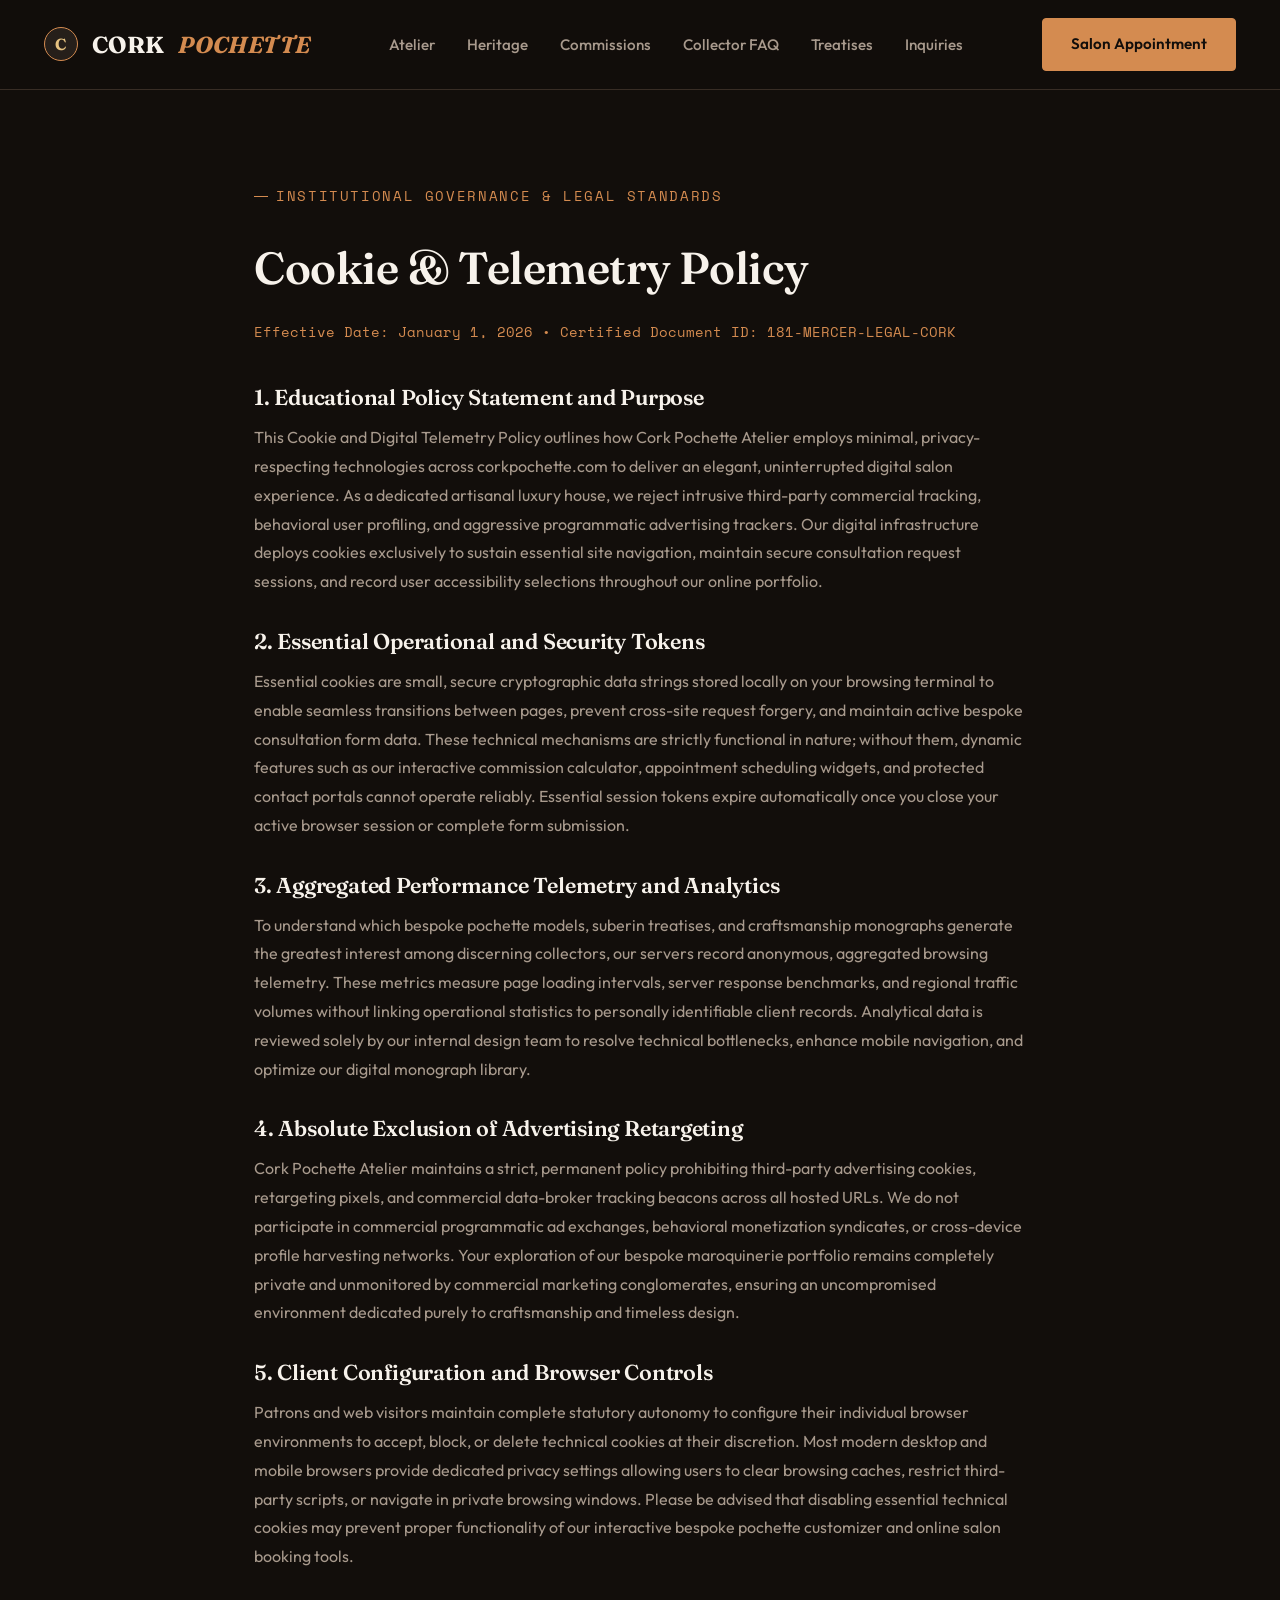
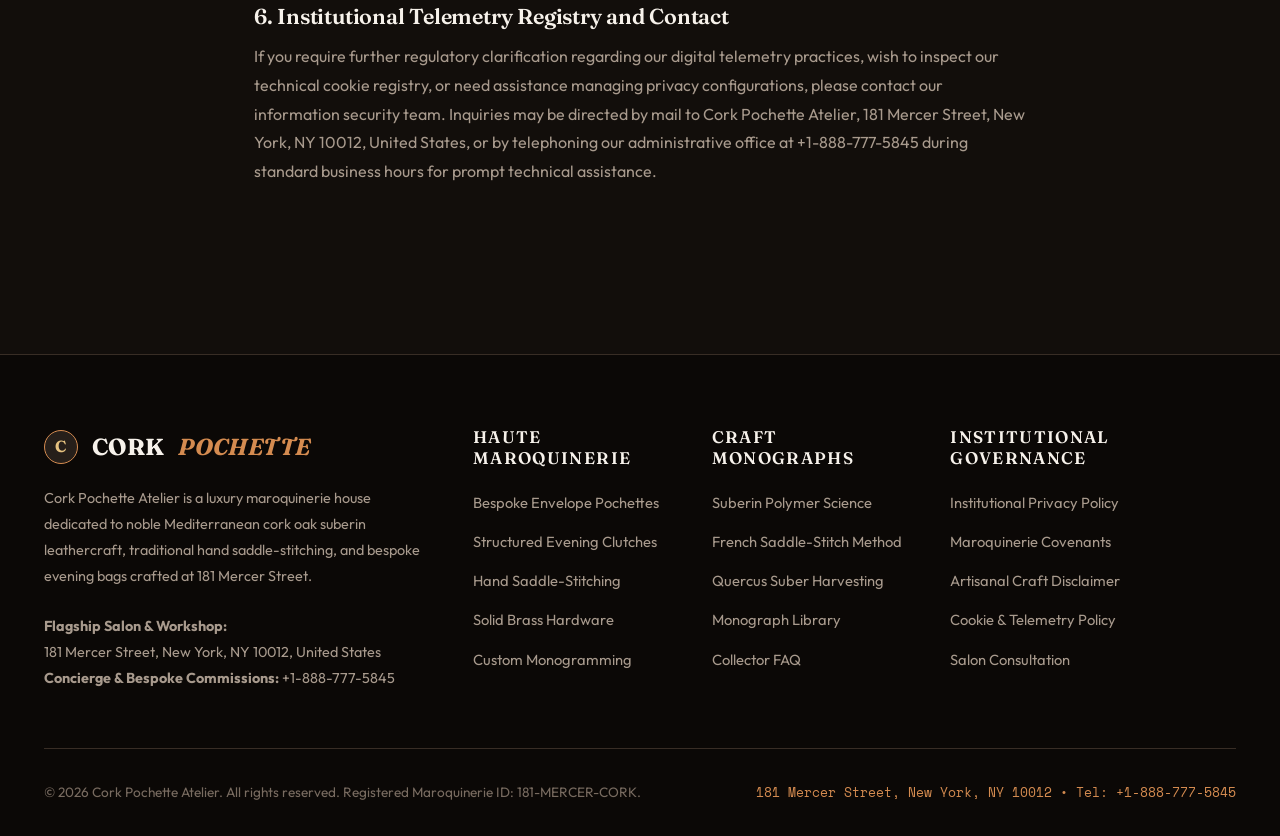
<file: cookie-policy.html>
<!DOCTYPE html>
<html lang="en">
<head>
  <meta charset="UTF-8">
  <meta name="viewport" content="width=device-width, initial-scale=1.0">
  <title>Cookie & Telemetry Policy | Cork Pochette Luxury Atelier</title>
  <meta name="description" content="Cookie & Telemetry Policy for Cork Pochette Luxury Atelier at 181 Mercer Street, New York, NY 10012.">
  <link rel="canonical" href="https://corkpochette.com/">
  <!-- Google tag (gtag.js) -->
  <script async src="https://www.googletagmanager.com/gtag/js?id=G-0LY0HY7L01"></script>
  <script>
    window.dataLayer = window.dataLayer || [];
    function gtag(){dataLayer.push(arguments);}
    gtag('js', new Date());
    gtag('config', 'G-0LY0HY7L01');
  </script>
  <link rel="preconnect" href="https://fonts.googleapis.com">
  <link rel="preconnect" href="https://fonts.gstatic.com" crossorigin>
  <link href="https://fonts.googleapis.com/css2?family=Fraunces:ital,opsz,wght@0,9..144,500;0,9..144,600;0,9..144,700;1,9..144,400&family=Outfit:wght@400;500;600;700&family=Space+Mono:wght@400;700&display=swap" rel="stylesheet">
  <link rel="stylesheet" href="assets/css/style.css">
</head>
<body>
<header class="site-header">
  <div class="container header-inner">
    <a href="index.html" class="brand-logo">
      <div class="brand-crest">C</div>
      CORK <span>POCHETTE</span>
    </a>
    <ul class="nav-links">
      <li><a href="index.html" class="">Atelier</a></li>
      <li><a href="about.html" class="">Heritage</a></li>
      <li><a href="services.html" class="">Commissions</a></li>
      <li><a href="faq.html" class="">Collector FAQ</a></li>
      <li><a href="blog.html" class="">Treatises</a></li>
      <li><a href="contact.html" class="">Inquiries</a></li>
    </ul>
    <div class="header-actions">
      <a href="contact.html" class="btn btn-primary">Salon Appointment</a>
      <button class="drawer-toggle" id="drawer-toggle" aria-label="Toggle Navigation">&#9776;</button>
    </div>
  </div>
</header>
<div class="mobile-drawer" id="mobile-drawer">
  <a href="index.html" class="">Atelier</a>
  <a href="about.html" class="">Heritage</a>
  <a href="services.html" class="">Commissions</a>
  <a href="faq.html" class="">Collector FAQ</a>
  <a href="blog.html" class="">Treatises</a>
  <a href="contact.html" class="">Salon Appointment</a>
</div>

<main>
  <section class="section-pad">
    <div class="container" style="max-width:820px;">
      <span class="eyebrow">Institutional Governance & Legal Standards</span>
      <h1 style="margin:1rem 0 1.5rem; font-size:2.8rem;">Cookie & Telemetry Policy</h1>
      <p style="color:var(--accent-terracotta); font-family:var(--font-mono); font-size:0.9rem; margin-bottom:2.5rem;">Effective Date: January 1, 2026 &bull; Certified Document ID: 181-MERCER-LEGAL-CORK</p>
      
      <div style="display:flex; flex-direction:column; gap:2rem;">
        <div>
          <h3 style="color:var(--text-primary); font-size:1.35rem; margin-bottom:0.75rem; font-family:var(--font-heading);">1. Educational Policy Statement and Purpose</h3>
          <p class="policy-clause" style="color:var(--text-secondary); font-size:1rem; line-height:1.8;">This Cookie and Digital Telemetry Policy outlines how Cork Pochette Atelier employs minimal, privacy-respecting technologies across corkpochette.com to deliver an elegant, uninterrupted digital salon experience. As a dedicated artisanal luxury house, we reject intrusive third-party commercial tracking, behavioral user profiling, and aggressive programmatic advertising trackers. Our digital infrastructure deploys cookies exclusively to sustain essential site navigation, maintain secure consultation request sessions, and record user accessibility selections throughout our online portfolio.</p>
        </div>
        <div>
          <h3 style="color:var(--text-primary); font-size:1.35rem; margin-bottom:0.75rem; font-family:var(--font-heading);">2. Essential Operational and Security Tokens</h3>
          <p class="policy-clause" style="color:var(--text-secondary); font-size:1rem; line-height:1.8;">Essential cookies are small, secure cryptographic data strings stored locally on your browsing terminal to enable seamless transitions between pages, prevent cross-site request forgery, and maintain active bespoke consultation form data. These technical mechanisms are strictly functional in nature; without them, dynamic features such as our interactive commission calculator, appointment scheduling widgets, and protected contact portals cannot operate reliably. Essential session tokens expire automatically once you close your active browser session or complete form submission.</p>
        </div>
        <div>
          <h3 style="color:var(--text-primary); font-size:1.35rem; margin-bottom:0.75rem; font-family:var(--font-heading);">3. Aggregated Performance Telemetry and Analytics</h3>
          <p class="policy-clause" style="color:var(--text-secondary); font-size:1rem; line-height:1.8;">To understand which bespoke pochette models, suberin treatises, and craftsmanship monographs generate the greatest interest among discerning collectors, our servers record anonymous, aggregated browsing telemetry. These metrics measure page loading intervals, server response benchmarks, and regional traffic volumes without linking operational statistics to personally identifiable client records. Analytical data is reviewed solely by our internal design team to resolve technical bottlenecks, enhance mobile navigation, and optimize our digital monograph library.</p>
        </div>
        <div>
          <h3 style="color:var(--text-primary); font-size:1.35rem; margin-bottom:0.75rem; font-family:var(--font-heading);">4. Absolute Exclusion of Advertising Retargeting</h3>
          <p class="policy-clause" style="color:var(--text-secondary); font-size:1rem; line-height:1.8;">Cork Pochette Atelier maintains a strict, permanent policy prohibiting third-party advertising cookies, retargeting pixels, and commercial data-broker tracking beacons across all hosted URLs. We do not participate in commercial programmatic ad exchanges, behavioral monetization syndicates, or cross-device profile harvesting networks. Your exploration of our bespoke maroquinerie portfolio remains completely private and unmonitored by commercial marketing conglomerates, ensuring an uncompromised environment dedicated purely to craftsmanship and timeless design.</p>
        </div>
        <div>
          <h3 style="color:var(--text-primary); font-size:1.35rem; margin-bottom:0.75rem; font-family:var(--font-heading);">5. Client Configuration and Browser Controls</h3>
          <p class="policy-clause" style="color:var(--text-secondary); font-size:1rem; line-height:1.8;">Patrons and web visitors maintain complete statutory autonomy to configure their individual browser environments to accept, block, or delete technical cookies at their discretion. Most modern desktop and mobile browsers provide dedicated privacy settings allowing users to clear browsing caches, restrict third-party scripts, or navigate in private browsing windows. Please be advised that disabling essential technical cookies may prevent proper functionality of our interactive bespoke pochette customizer and online salon booking tools.</p>
        </div>
        <div>
          <h3 style="color:var(--text-primary); font-size:1.35rem; margin-bottom:0.75rem; font-family:var(--font-heading);">6. Institutional Telemetry Registry and Contact</h3>
          <p class="policy-clause" style="color:var(--text-secondary); font-size:1rem; line-height:1.8;">If you require further regulatory clarification regarding our digital telemetry practices, wish to inspect our technical cookie registry, or need assistance managing privacy configurations, please contact our information security team. Inquiries may be directed by mail to Cork Pochette Atelier, 181 Mercer Street, New York, NY 10012, United States, or by telephoning our administrative office at +1-888-777-5845 during standard business hours for prompt technical assistance.</p>
        </div>
      </div>
    </div>
  </section>
</main>

<footer class="site-footer">
  <div class="container">
    <div class="footer-grid">
      <div class="footer-col">
        <div class="brand-logo" style="margin-bottom:1.25rem;">
          <div class="brand-crest">C</div>
          CORK <span>POCHETTE</span>
        </div>
        <p class="footer-meta" style="margin-bottom:1.5rem;">
          Cork Pochette Atelier is a luxury maroquinerie house dedicated to noble Mediterranean cork oak suberin leathercraft, traditional hand saddle-stitching, and bespoke evening bags crafted at 181 Mercer Street.
        </p>
        <p class="footer-meta">
          <strong>Flagship Salon & Workshop:</strong><br>
          181 Mercer Street, New York, NY 10012, United States<br>
          <strong>Concierge & Bespoke Commissions:</strong> +1-888-777-5845
        </p>
      </div>
      <div class="footer-col">
        <h4>Haute Maroquinerie</h4>
        <ul>
          <li><a href="services.html">Bespoke Envelope Pochettes</a></li>
          <li><a href="services.html">Structured Evening Clutches</a></li>
          <li><a href="services.html">Hand Saddle-Stitching</a></li>
          <li><a href="services.html">Solid Brass Hardware</a></li>
          <li><a href="services.html">Custom Monogramming</a></li>
        </ul>
      </div>
      <div class="footer-col">
        <h4>Craft Monographs</h4>
        <ul>
          <li><a href="blog/blog-1.html">Suberin Polymer Science</a></li>
          <li><a href="blog/blog-2.html">French Saddle-Stitch Method</a></li>
          <li><a href="blog/blog-3.html">Quercus Suber Harvesting</a></li>
          <li><a href="blog.html">Monograph Library</a></li>
          <li><a href="faq.html">Collector FAQ</a></li>
        </ul>
      </div>
      <div class="footer-col">
        <h4>Institutional Governance</h4>
        <ul>
          <li><a href="privacy-policy.html">Institutional Privacy Policy</a></li>
          <li><a href="terms-and-conditions.html">Maroquinerie Covenants</a></li>
          <li><a href="disclaimer.html">Artisanal Craft Disclaimer</a></li>
          <li><a href="cookie-policy.html">Cookie & Telemetry Policy</a></li>
          <li><a href="contact.html">Salon Consultation</a></li>
        </ul>
      </div>
    </div>
    <div class="footer-bottom">
      <div>&copy; 2026 Cork Pochette Atelier. All rights reserved. Registered Maroquinerie ID: 181-MERCER-CORK.</div>
      <div style="font-family:var(--font-mono); font-size:0.8rem; color:var(--accent-terracotta);">181 Mercer Street, New York, NY 10012 &bull; Tel: +1-888-777-5845</div>
    </div>
  </div>
</footer>
<script src="assets/js/main.js"></script>
</body>
</html>
</file>
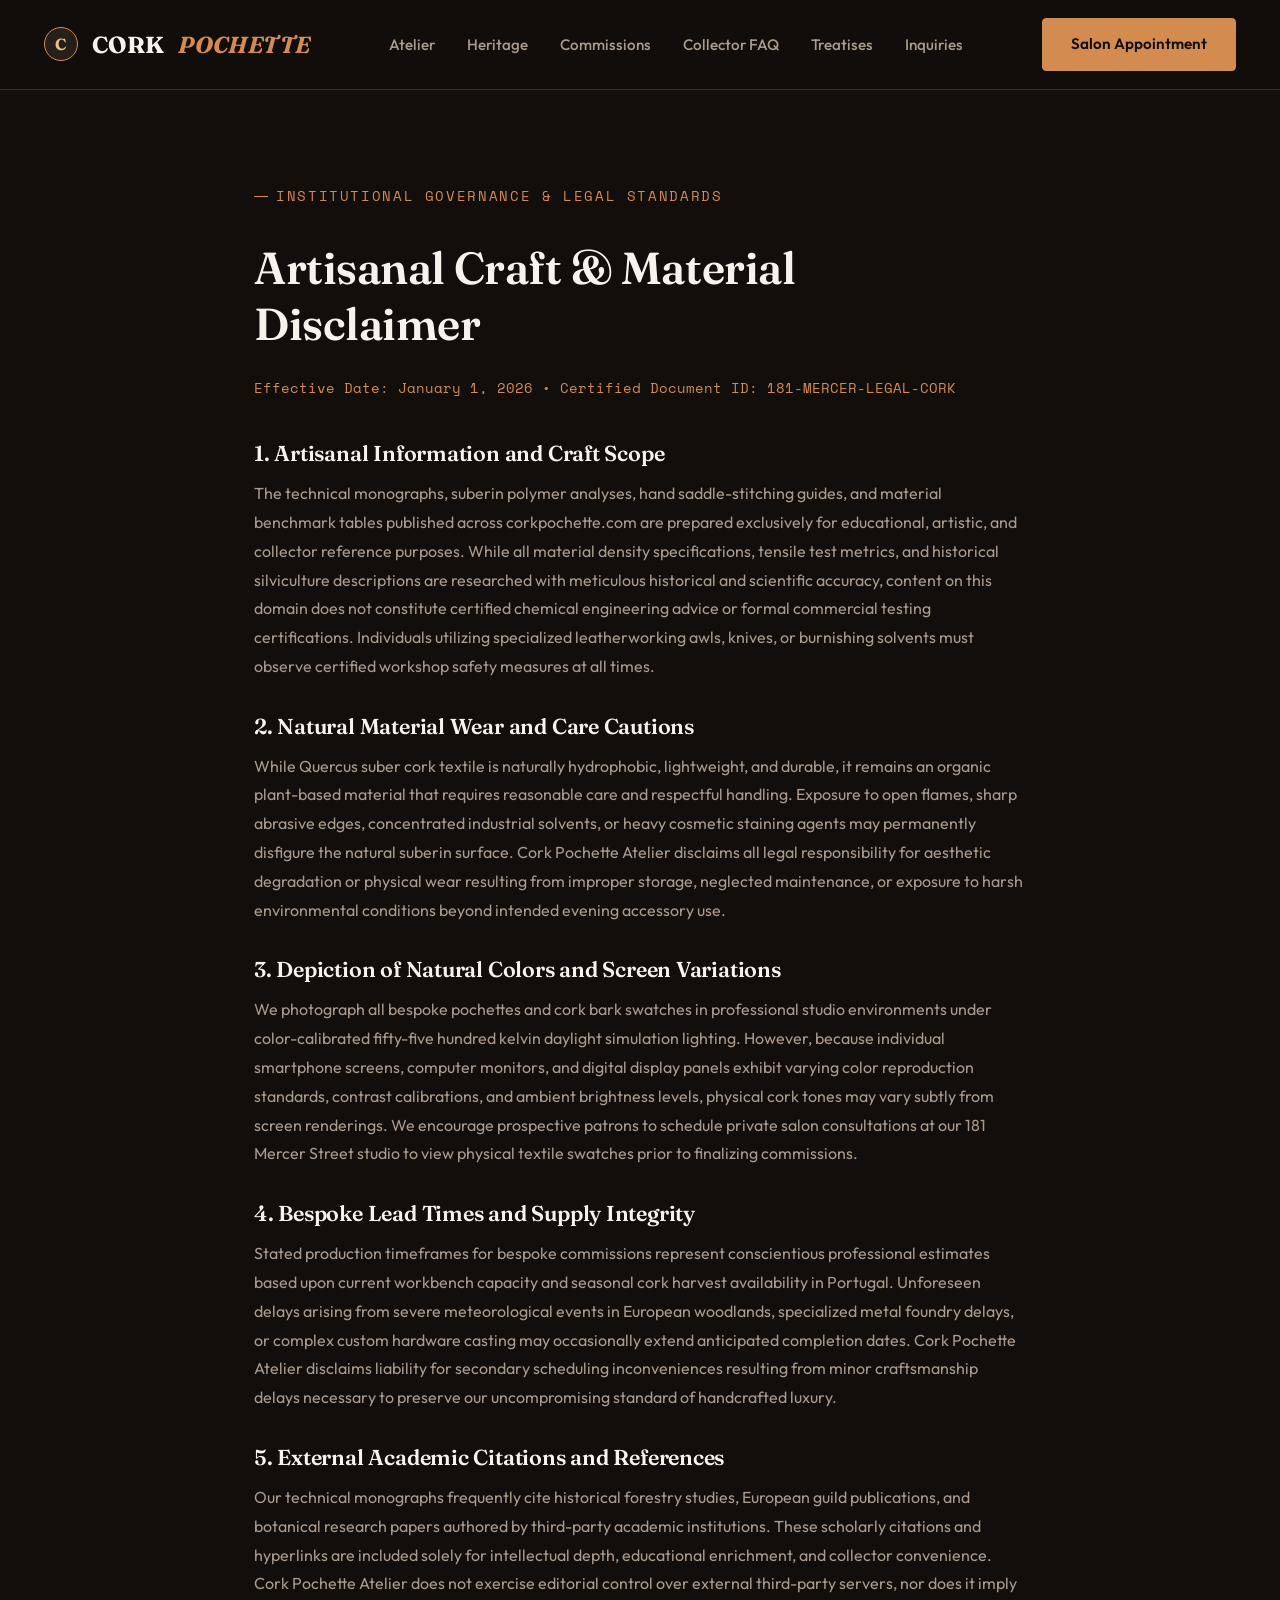
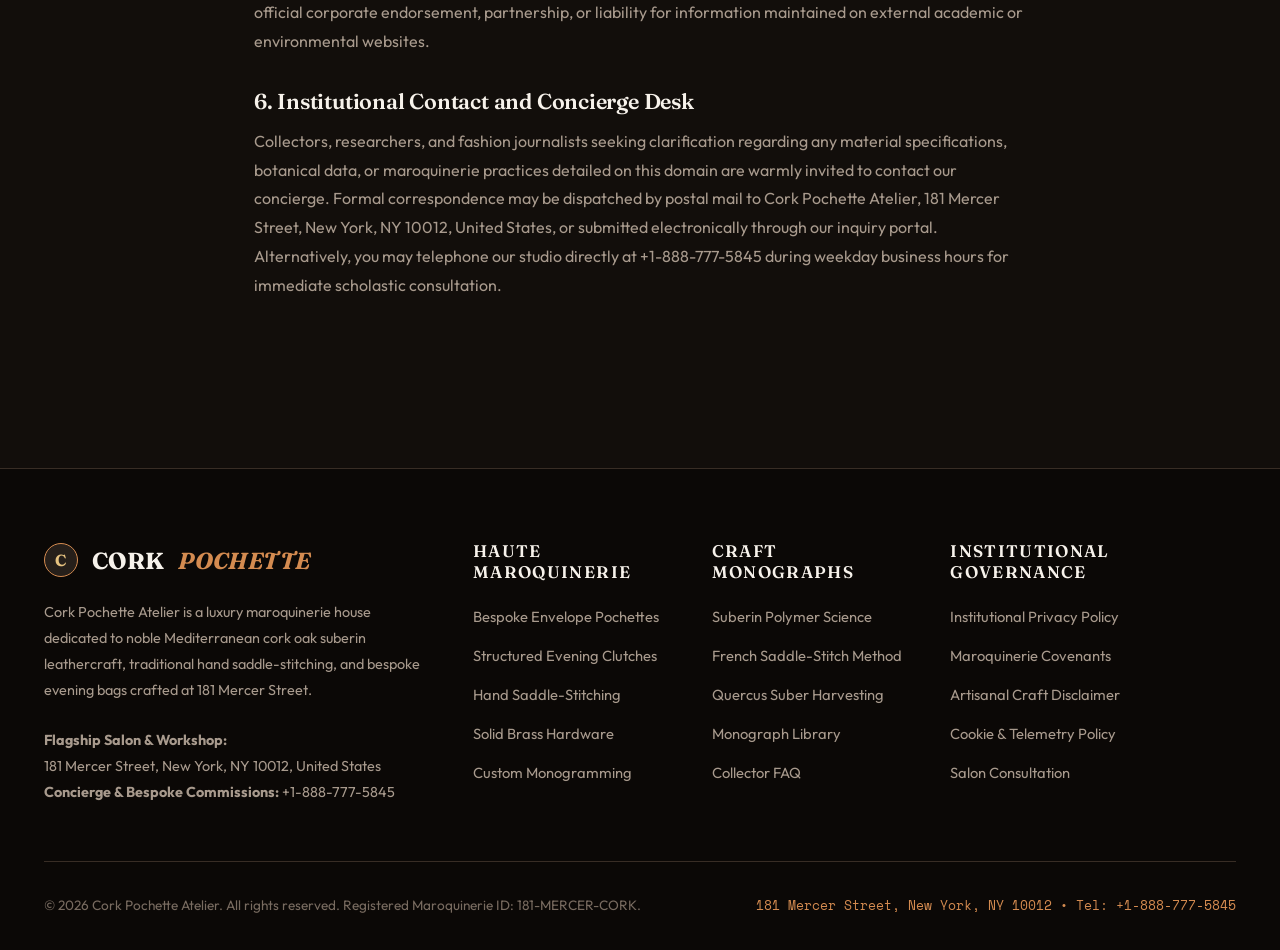
<file: disclaimer.html>
<!DOCTYPE html>
<html lang="en">
<head>
  <meta charset="UTF-8">
  <meta name="viewport" content="width=device-width, initial-scale=1.0">
  <title>Artisanal Craft & Material Disclaimer | Cork Pochette Luxury Atelier</title>
  <meta name="description" content="Artisanal Craft & Material Disclaimer for Cork Pochette Luxury Atelier at 181 Mercer Street, New York, NY 10012.">
  <link rel="canonical" href="https://corkpochette.com/">
  <!-- Google tag (gtag.js) -->
  <script async src="https://www.googletagmanager.com/gtag/js?id=G-0LY0HY7L01"></script>
  <script>
    window.dataLayer = window.dataLayer || [];
    function gtag(){dataLayer.push(arguments);}
    gtag('js', new Date());
    gtag('config', 'G-0LY0HY7L01');
  </script>
  <link rel="preconnect" href="https://fonts.googleapis.com">
  <link rel="preconnect" href="https://fonts.gstatic.com" crossorigin>
  <link href="https://fonts.googleapis.com/css2?family=Fraunces:ital,opsz,wght@0,9..144,500;0,9..144,600;0,9..144,700;1,9..144,400&family=Outfit:wght@400;500;600;700&family=Space+Mono:wght@400;700&display=swap" rel="stylesheet">
  <link rel="stylesheet" href="assets/css/style.css">
</head>
<body>
<header class="site-header">
  <div class="container header-inner">
    <a href="index.html" class="brand-logo">
      <div class="brand-crest">C</div>
      CORK <span>POCHETTE</span>
    </a>
    <ul class="nav-links">
      <li><a href="index.html" class="">Atelier</a></li>
      <li><a href="about.html" class="">Heritage</a></li>
      <li><a href="services.html" class="">Commissions</a></li>
      <li><a href="faq.html" class="">Collector FAQ</a></li>
      <li><a href="blog.html" class="">Treatises</a></li>
      <li><a href="contact.html" class="">Inquiries</a></li>
    </ul>
    <div class="header-actions">
      <a href="contact.html" class="btn btn-primary">Salon Appointment</a>
      <button class="drawer-toggle" id="drawer-toggle" aria-label="Toggle Navigation">&#9776;</button>
    </div>
  </div>
</header>
<div class="mobile-drawer" id="mobile-drawer">
  <a href="index.html" class="">Atelier</a>
  <a href="about.html" class="">Heritage</a>
  <a href="services.html" class="">Commissions</a>
  <a href="faq.html" class="">Collector FAQ</a>
  <a href="blog.html" class="">Treatises</a>
  <a href="contact.html" class="">Salon Appointment</a>
</div>

<main>
  <section class="section-pad">
    <div class="container" style="max-width:820px;">
      <span class="eyebrow">Institutional Governance & Legal Standards</span>
      <h1 style="margin:1rem 0 1.5rem; font-size:2.8rem;">Artisanal Craft & Material Disclaimer</h1>
      <p style="color:var(--accent-terracotta); font-family:var(--font-mono); font-size:0.9rem; margin-bottom:2.5rem;">Effective Date: January 1, 2026 &bull; Certified Document ID: 181-MERCER-LEGAL-CORK</p>
      
      <div style="display:flex; flex-direction:column; gap:2rem;">
        <div>
          <h3 style="color:var(--text-primary); font-size:1.35rem; margin-bottom:0.75rem; font-family:var(--font-heading);">1. Artisanal Information and Craft Scope</h3>
          <p class="policy-clause" style="color:var(--text-secondary); font-size:1rem; line-height:1.8;">The technical monographs, suberin polymer analyses, hand saddle-stitching guides, and material benchmark tables published across corkpochette.com are prepared exclusively for educational, artistic, and collector reference purposes. While all material density specifications, tensile test metrics, and historical silviculture descriptions are researched with meticulous historical and scientific accuracy, content on this domain does not constitute certified chemical engineering advice or formal commercial testing certifications. Individuals utilizing specialized leatherworking awls, knives, or burnishing solvents must observe certified workshop safety measures at all times.</p>
        </div>
        <div>
          <h3 style="color:var(--text-primary); font-size:1.35rem; margin-bottom:0.75rem; font-family:var(--font-heading);">2. Natural Material Wear and Care Cautions</h3>
          <p class="policy-clause" style="color:var(--text-secondary); font-size:1rem; line-height:1.8;">While Quercus suber cork textile is naturally hydrophobic, lightweight, and durable, it remains an organic plant-based material that requires reasonable care and respectful handling. Exposure to open flames, sharp abrasive edges, concentrated industrial solvents, or heavy cosmetic staining agents may permanently disfigure the natural suberin surface. Cork Pochette Atelier disclaims all legal responsibility for aesthetic degradation or physical wear resulting from improper storage, neglected maintenance, or exposure to harsh environmental conditions beyond intended evening accessory use.</p>
        </div>
        <div>
          <h3 style="color:var(--text-primary); font-size:1.35rem; margin-bottom:0.75rem; font-family:var(--font-heading);">3. Depiction of Natural Colors and Screen Variations</h3>
          <p class="policy-clause" style="color:var(--text-secondary); font-size:1rem; line-height:1.8;">We photograph all bespoke pochettes and cork bark swatches in professional studio environments under color-calibrated fifty-five hundred kelvin daylight simulation lighting. However, because individual smartphone screens, computer monitors, and digital display panels exhibit varying color reproduction standards, contrast calibrations, and ambient brightness levels, physical cork tones may vary subtly from screen renderings. We encourage prospective patrons to schedule private salon consultations at our 181 Mercer Street studio to view physical textile swatches prior to finalizing commissions.</p>
        </div>
        <div>
          <h3 style="color:var(--text-primary); font-size:1.35rem; margin-bottom:0.75rem; font-family:var(--font-heading);">4. Bespoke Lead Times and Supply Integrity</h3>
          <p class="policy-clause" style="color:var(--text-secondary); font-size:1rem; line-height:1.8;">Stated production timeframes for bespoke commissions represent conscientious professional estimates based upon current workbench capacity and seasonal cork harvest availability in Portugal. Unforeseen delays arising from severe meteorological events in European woodlands, specialized metal foundry delays, or complex custom hardware casting may occasionally extend anticipated completion dates. Cork Pochette Atelier disclaims liability for secondary scheduling inconveniences resulting from minor craftsmanship delays necessary to preserve our uncompromising standard of handcrafted luxury.</p>
        </div>
        <div>
          <h3 style="color:var(--text-primary); font-size:1.35rem; margin-bottom:0.75rem; font-family:var(--font-heading);">5. External Academic Citations and References</h3>
          <p class="policy-clause" style="color:var(--text-secondary); font-size:1rem; line-height:1.8;">Our technical monographs frequently cite historical forestry studies, European guild publications, and botanical research papers authored by third-party academic institutions. These scholarly citations and hyperlinks are included solely for intellectual depth, educational enrichment, and collector convenience. Cork Pochette Atelier does not exercise editorial control over external third-party servers, nor does it imply official corporate endorsement, partnership, or liability for information maintained on external academic or environmental websites.</p>
        </div>
        <div>
          <h3 style="color:var(--text-primary); font-size:1.35rem; margin-bottom:0.75rem; font-family:var(--font-heading);">6. Institutional Contact and Concierge Desk</h3>
          <p class="policy-clause" style="color:var(--text-secondary); font-size:1rem; line-height:1.8;">Collectors, researchers, and fashion journalists seeking clarification regarding any material specifications, botanical data, or maroquinerie practices detailed on this domain are warmly invited to contact our concierge. Formal correspondence may be dispatched by postal mail to Cork Pochette Atelier, 181 Mercer Street, New York, NY 10012, United States, or submitted electronically through our inquiry portal. Alternatively, you may telephone our studio directly at +1-888-777-5845 during weekday business hours for immediate scholastic consultation.</p>
        </div>
      </div>
    </div>
  </section>
</main>

<footer class="site-footer">
  <div class="container">
    <div class="footer-grid">
      <div class="footer-col">
        <div class="brand-logo" style="margin-bottom:1.25rem;">
          <div class="brand-crest">C</div>
          CORK <span>POCHETTE</span>
        </div>
        <p class="footer-meta" style="margin-bottom:1.5rem;">
          Cork Pochette Atelier is a luxury maroquinerie house dedicated to noble Mediterranean cork oak suberin leathercraft, traditional hand saddle-stitching, and bespoke evening bags crafted at 181 Mercer Street.
        </p>
        <p class="footer-meta">
          <strong>Flagship Salon & Workshop:</strong><br>
          181 Mercer Street, New York, NY 10012, United States<br>
          <strong>Concierge & Bespoke Commissions:</strong> +1-888-777-5845
        </p>
      </div>
      <div class="footer-col">
        <h4>Haute Maroquinerie</h4>
        <ul>
          <li><a href="services.html">Bespoke Envelope Pochettes</a></li>
          <li><a href="services.html">Structured Evening Clutches</a></li>
          <li><a href="services.html">Hand Saddle-Stitching</a></li>
          <li><a href="services.html">Solid Brass Hardware</a></li>
          <li><a href="services.html">Custom Monogramming</a></li>
        </ul>
      </div>
      <div class="footer-col">
        <h4>Craft Monographs</h4>
        <ul>
          <li><a href="blog/blog-1.html">Suberin Polymer Science</a></li>
          <li><a href="blog/blog-2.html">French Saddle-Stitch Method</a></li>
          <li><a href="blog/blog-3.html">Quercus Suber Harvesting</a></li>
          <li><a href="blog.html">Monograph Library</a></li>
          <li><a href="faq.html">Collector FAQ</a></li>
        </ul>
      </div>
      <div class="footer-col">
        <h4>Institutional Governance</h4>
        <ul>
          <li><a href="privacy-policy.html">Institutional Privacy Policy</a></li>
          <li><a href="terms-and-conditions.html">Maroquinerie Covenants</a></li>
          <li><a href="disclaimer.html">Artisanal Craft Disclaimer</a></li>
          <li><a href="cookie-policy.html">Cookie & Telemetry Policy</a></li>
          <li><a href="contact.html">Salon Consultation</a></li>
        </ul>
      </div>
    </div>
    <div class="footer-bottom">
      <div>&copy; 2026 Cork Pochette Atelier. All rights reserved. Registered Maroquinerie ID: 181-MERCER-CORK.</div>
      <div style="font-family:var(--font-mono); font-size:0.8rem; color:var(--accent-terracotta);">181 Mercer Street, New York, NY 10012 &bull; Tel: +1-888-777-5845</div>
    </div>
  </div>
</footer>
<script src="assets/js/main.js"></script>
</body>
</html>
</file>
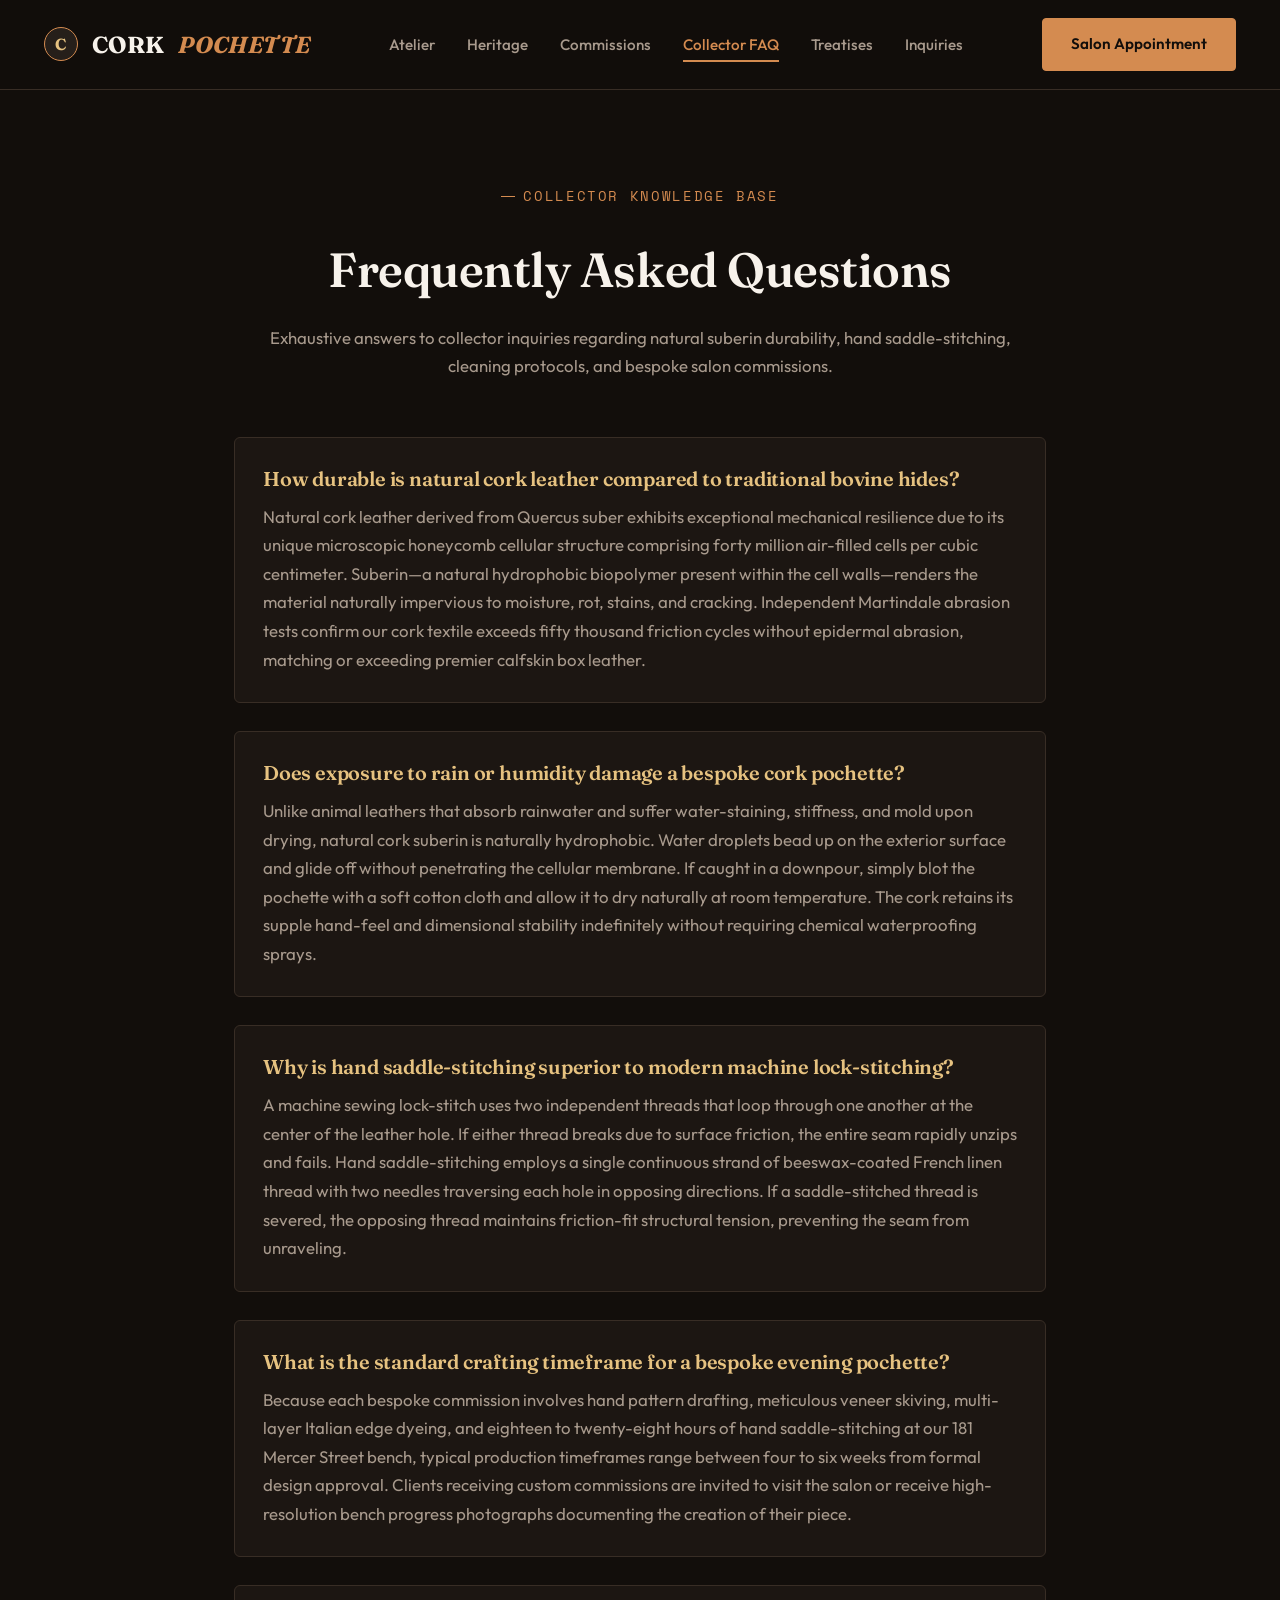
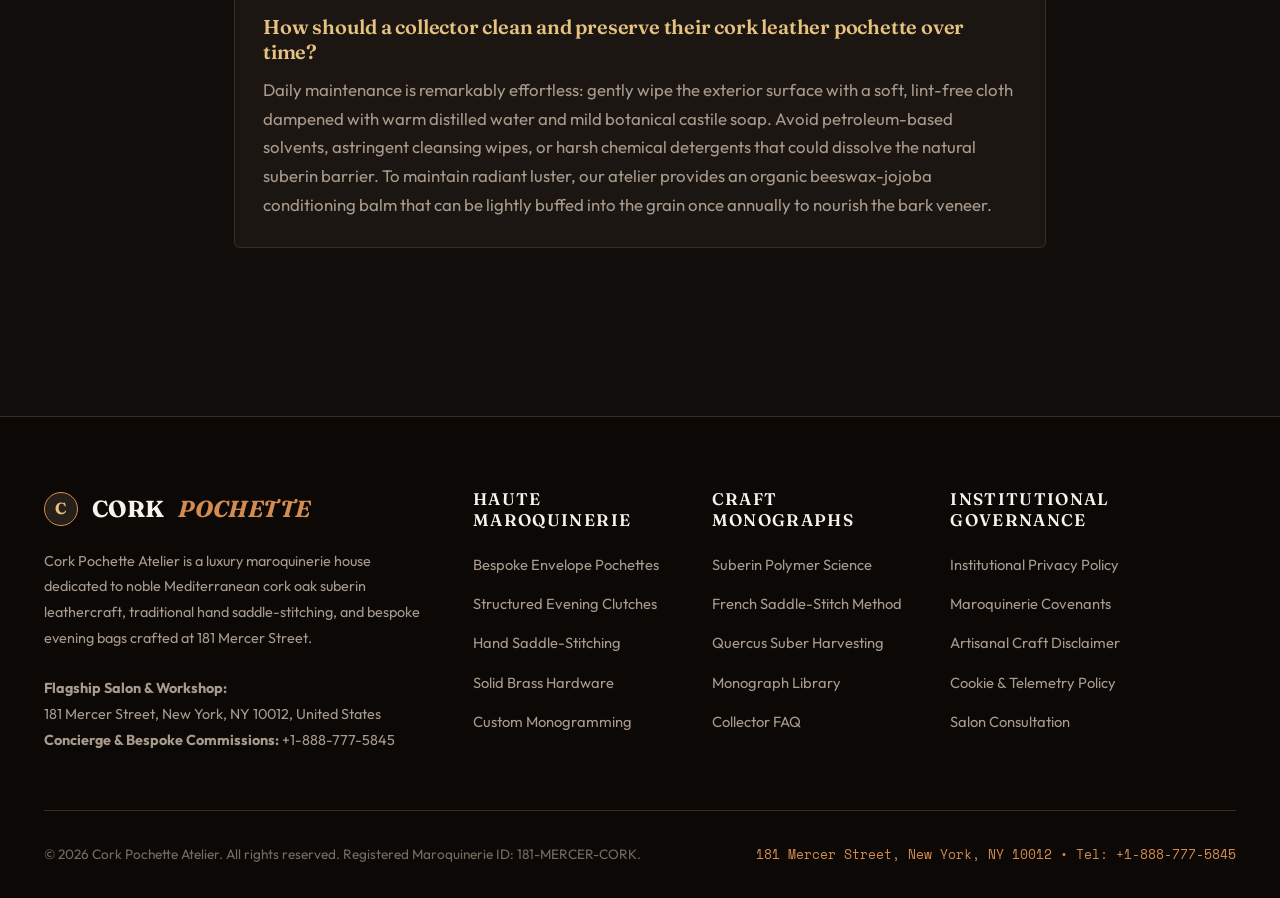
<file: faq.html>
<!DOCTYPE html>
<html lang="en">
<head>
  <meta charset="UTF-8">
  <meta name="viewport" content="width=device-width, initial-scale=1.0">
  <title>Technical Craftsmanship & Collector FAQ | Cork Pochette Luxury Atelier</title>
  <meta name="description" content="Essential collector questions regarding cork suberin durability, water resistance, edge care, and bespoke lead times.">
  <link rel="canonical" href="https://corkpochette.com/">
  <!-- Google tag (gtag.js) -->
  <script async src="https://www.googletagmanager.com/gtag/js?id=G-0LY0HY7L01"></script>
  <script>
    window.dataLayer = window.dataLayer || [];
    function gtag(){dataLayer.push(arguments);}
    gtag('js', new Date());
    gtag('config', 'G-0LY0HY7L01');
  </script>
  <link rel="preconnect" href="https://fonts.googleapis.com">
  <link rel="preconnect" href="https://fonts.gstatic.com" crossorigin>
  <link href="https://fonts.googleapis.com/css2?family=Fraunces:ital,opsz,wght@0,9..144,500;0,9..144,600;0,9..144,700;1,9..144,400&family=Outfit:wght@400;500;600;700&family=Space+Mono:wght@400;700&display=swap" rel="stylesheet">
  <link rel="stylesheet" href="assets/css/style.css">
</head>
<body>
<header class="site-header">
  <div class="container header-inner">
    <a href="index.html" class="brand-logo">
      <div class="brand-crest">C</div>
      CORK <span>POCHETTE</span>
    </a>
    <ul class="nav-links">
      <li><a href="index.html" class="">Atelier</a></li>
      <li><a href="about.html" class="">Heritage</a></li>
      <li><a href="services.html" class="">Commissions</a></li>
      <li><a href="faq.html" class="active">Collector FAQ</a></li>
      <li><a href="blog.html" class="">Treatises</a></li>
      <li><a href="contact.html" class="">Inquiries</a></li>
    </ul>
    <div class="header-actions">
      <a href="contact.html" class="btn btn-primary">Salon Appointment</a>
      <button class="drawer-toggle" id="drawer-toggle" aria-label="Toggle Navigation">&#9776;</button>
    </div>
  </div>
</header>
<div class="mobile-drawer" id="mobile-drawer">
  <a href="index.html" class="">Atelier</a>
  <a href="about.html" class="">Heritage</a>
  <a href="services.html" class="">Commissions</a>
  <a href="faq.html" class="active">Collector FAQ</a>
  <a href="blog.html" class="">Treatises</a>
  <a href="contact.html" class="">Salon Appointment</a>
</div>

<main>
  <section class="section-pad">
    <div class="container" style="max-width:860px;">
      <div class="section-head">
        <span class="eyebrow">Collector Knowledge Base</span>
        <h1 style="margin:1rem 0 1.5rem; font-size:3rem;">Frequently Asked Questions</h1>
        <p>Exhaustive answers to collector inquiries regarding natural suberin durability, hand saddle-stitching, cleaning protocols, and bespoke salon commissions.</p>
      </div>

      <div style="display:flex; flex-direction:column; gap:1.75rem;">
        <div style="background:var(--bg-surface); border:1px solid var(--border-subtle); border-radius:6px; padding:1.75rem;">
          <h3 style="color:var(--accent-brass); font-size:1.25rem; margin-bottom:0.75rem; font-family:var(--font-heading);">How durable is natural cork leather compared to traditional bovine hides?</h3>
          <p>Natural cork leather derived from Quercus suber exhibits exceptional mechanical resilience due to its unique microscopic honeycomb cellular structure comprising forty million air-filled cells per cubic centimeter. Suberin—a natural hydrophobic biopolymer present within the cell walls—renders the material naturally impervious to moisture, rot, stains, and cracking. Independent Martindale abrasion tests confirm our cork textile exceeds fifty thousand friction cycles without epidermal abrasion, matching or exceeding premier calfskin box leather.</p>
        </div>

        <div style="background:var(--bg-surface); border:1px solid var(--border-subtle); border-radius:6px; padding:1.75rem;">
          <h3 style="color:var(--accent-brass); font-size:1.25rem; margin-bottom:0.75rem; font-family:var(--font-heading);">Does exposure to rain or humidity damage a bespoke cork pochette?</h3>
          <p>Unlike animal leathers that absorb rainwater and suffer water-staining, stiffness, and mold upon drying, natural cork suberin is naturally hydrophobic. Water droplets bead up on the exterior surface and glide off without penetrating the cellular membrane. If caught in a downpour, simply blot the pochette with a soft cotton cloth and allow it to dry naturally at room temperature. The cork retains its supple hand-feel and dimensional stability indefinitely without requiring chemical waterproofing sprays.</p>
        </div>

        <div style="background:var(--bg-surface); border:1px solid var(--border-subtle); border-radius:6px; padding:1.75rem;">
          <h3 style="color:var(--accent-brass); font-size:1.25rem; margin-bottom:0.75rem; font-family:var(--font-heading);">Why is hand saddle-stitching superior to modern machine lock-stitching?</h3>
          <p>A machine sewing lock-stitch uses two independent threads that loop through one another at the center of the leather hole. If either thread breaks due to surface friction, the entire seam rapidly unzips and fails. Hand saddle-stitching employs a single continuous strand of beeswax-coated French linen thread with two needles traversing each hole in opposing directions. If a saddle-stitched thread is severed, the opposing thread maintains friction-fit structural tension, preventing the seam from unraveling.</p>
        </div>

        <div style="background:var(--bg-surface); border:1px solid var(--border-subtle); border-radius:6px; padding:1.75rem;">
          <h3 style="color:var(--accent-brass); font-size:1.25rem; margin-bottom:0.75rem; font-family:var(--font-heading);">What is the standard crafting timeframe for a bespoke evening pochette?</h3>
          <p>Because each bespoke commission involves hand pattern drafting, meticulous veneer skiving, multi-layer Italian edge dyeing, and eighteen to twenty-eight hours of hand saddle-stitching at our 181 Mercer Street bench, typical production timeframes range between four to six weeks from formal design approval. Clients receiving custom commissions are invited to visit the salon or receive high-resolution bench progress photographs documenting the creation of their piece.</p>
        </div>

        <div style="background:var(--bg-surface); border:1px solid var(--border-subtle); border-radius:6px; padding:1.75rem;">
          <h3 style="color:var(--accent-brass); font-size:1.25rem; margin-bottom:0.75rem; font-family:var(--font-heading);">How should a collector clean and preserve their cork leather pochette over time?</h3>
          <p>Daily maintenance is remarkably effortless: gently wipe the exterior surface with a soft, lint-free cloth dampened with warm distilled water and mild botanical castile soap. Avoid petroleum-based solvents, astringent cleansing wipes, or harsh chemical detergents that could dissolve the natural suberin barrier. To maintain radiant luster, our atelier provides an organic beeswax-jojoba conditioning balm that can be lightly buffed into the grain once annually to nourish the bark veneer.</p>
        </div>
      </div>
    </div>
  </section>
</main>

<footer class="site-footer">
  <div class="container">
    <div class="footer-grid">
      <div class="footer-col">
        <div class="brand-logo" style="margin-bottom:1.25rem;">
          <div class="brand-crest">C</div>
          CORK <span>POCHETTE</span>
        </div>
        <p class="footer-meta" style="margin-bottom:1.5rem;">
          Cork Pochette Atelier is a luxury maroquinerie house dedicated to noble Mediterranean cork oak suberin leathercraft, traditional hand saddle-stitching, and bespoke evening bags crafted at 181 Mercer Street.
        </p>
        <p class="footer-meta">
          <strong>Flagship Salon & Workshop:</strong><br>
          181 Mercer Street, New York, NY 10012, United States<br>
          <strong>Concierge & Bespoke Commissions:</strong> +1-888-777-5845
        </p>
      </div>
      <div class="footer-col">
        <h4>Haute Maroquinerie</h4>
        <ul>
          <li><a href="services.html">Bespoke Envelope Pochettes</a></li>
          <li><a href="services.html">Structured Evening Clutches</a></li>
          <li><a href="services.html">Hand Saddle-Stitching</a></li>
          <li><a href="services.html">Solid Brass Hardware</a></li>
          <li><a href="services.html">Custom Monogramming</a></li>
        </ul>
      </div>
      <div class="footer-col">
        <h4>Craft Monographs</h4>
        <ul>
          <li><a href="blog/blog-1.html">Suberin Polymer Science</a></li>
          <li><a href="blog/blog-2.html">French Saddle-Stitch Method</a></li>
          <li><a href="blog/blog-3.html">Quercus Suber Harvesting</a></li>
          <li><a href="blog.html">Monograph Library</a></li>
          <li><a href="faq.html">Collector FAQ</a></li>
        </ul>
      </div>
      <div class="footer-col">
        <h4>Institutional Governance</h4>
        <ul>
          <li><a href="privacy-policy.html">Institutional Privacy Policy</a></li>
          <li><a href="terms-and-conditions.html">Maroquinerie Covenants</a></li>
          <li><a href="disclaimer.html">Artisanal Craft Disclaimer</a></li>
          <li><a href="cookie-policy.html">Cookie & Telemetry Policy</a></li>
          <li><a href="contact.html">Salon Consultation</a></li>
        </ul>
      </div>
    </div>
    <div class="footer-bottom">
      <div>&copy; 2026 Cork Pochette Atelier. All rights reserved. Registered Maroquinerie ID: 181-MERCER-CORK.</div>
      <div style="font-family:var(--font-mono); font-size:0.8rem; color:var(--accent-terracotta);">181 Mercer Street, New York, NY 10012 &bull; Tel: +1-888-777-5845</div>
    </div>
  </div>
</footer>
<script src="assets/js/main.js"></script>
</body>
</html>
</file>
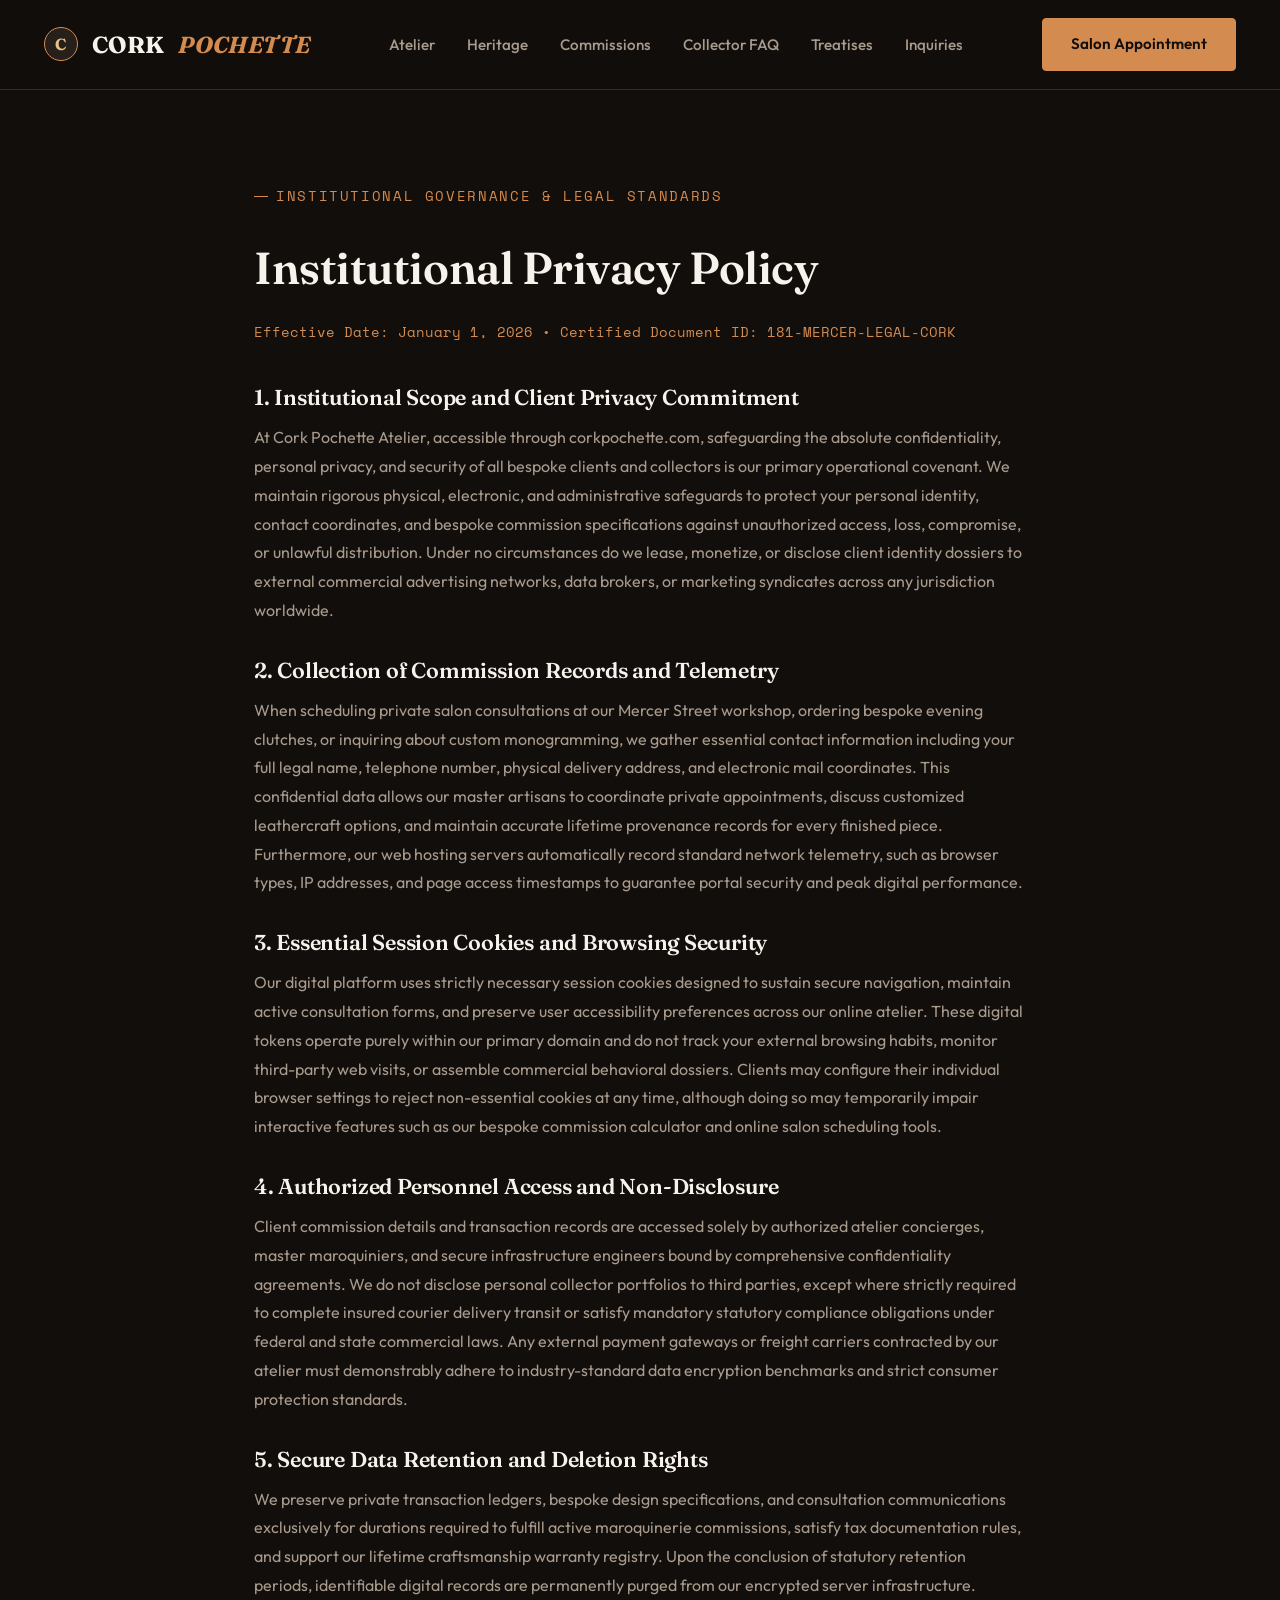
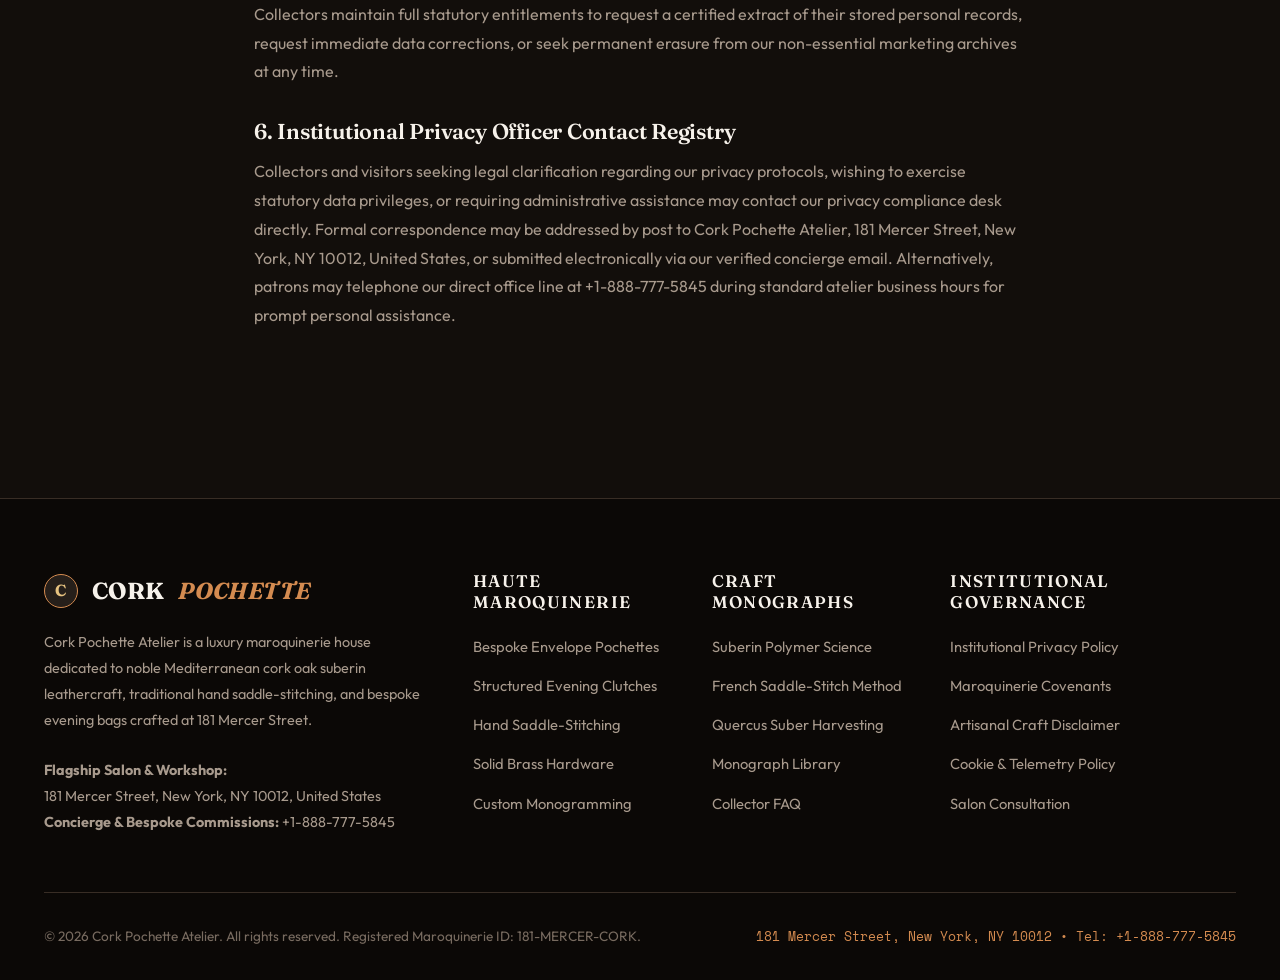
<file: privacy-policy.html>
<!DOCTYPE html>
<html lang="en">
<head>
  <meta charset="UTF-8">
  <meta name="viewport" content="width=device-width, initial-scale=1.0">
  <title>Institutional Privacy Policy | Cork Pochette Luxury Atelier</title>
  <meta name="description" content="Institutional Privacy Policy for Cork Pochette Luxury Atelier at 181 Mercer Street, New York, NY 10012.">
  <link rel="canonical" href="https://corkpochette.com/">
  <!-- Google tag (gtag.js) -->
  <script async src="https://www.googletagmanager.com/gtag/js?id=G-0LY0HY7L01"></script>
  <script>
    window.dataLayer = window.dataLayer || [];
    function gtag(){dataLayer.push(arguments);}
    gtag('js', new Date());
    gtag('config', 'G-0LY0HY7L01');
  </script>
  <link rel="preconnect" href="https://fonts.googleapis.com">
  <link rel="preconnect" href="https://fonts.gstatic.com" crossorigin>
  <link href="https://fonts.googleapis.com/css2?family=Fraunces:ital,opsz,wght@0,9..144,500;0,9..144,600;0,9..144,700;1,9..144,400&family=Outfit:wght@400;500;600;700&family=Space+Mono:wght@400;700&display=swap" rel="stylesheet">
  <link rel="stylesheet" href="assets/css/style.css">
</head>
<body>
<header class="site-header">
  <div class="container header-inner">
    <a href="index.html" class="brand-logo">
      <div class="brand-crest">C</div>
      CORK <span>POCHETTE</span>
    </a>
    <ul class="nav-links">
      <li><a href="index.html" class="">Atelier</a></li>
      <li><a href="about.html" class="">Heritage</a></li>
      <li><a href="services.html" class="">Commissions</a></li>
      <li><a href="faq.html" class="">Collector FAQ</a></li>
      <li><a href="blog.html" class="">Treatises</a></li>
      <li><a href="contact.html" class="">Inquiries</a></li>
    </ul>
    <div class="header-actions">
      <a href="contact.html" class="btn btn-primary">Salon Appointment</a>
      <button class="drawer-toggle" id="drawer-toggle" aria-label="Toggle Navigation">&#9776;</button>
    </div>
  </div>
</header>
<div class="mobile-drawer" id="mobile-drawer">
  <a href="index.html" class="">Atelier</a>
  <a href="about.html" class="">Heritage</a>
  <a href="services.html" class="">Commissions</a>
  <a href="faq.html" class="">Collector FAQ</a>
  <a href="blog.html" class="">Treatises</a>
  <a href="contact.html" class="">Salon Appointment</a>
</div>

<main>
  <section class="section-pad">
    <div class="container" style="max-width:820px;">
      <span class="eyebrow">Institutional Governance & Legal Standards</span>
      <h1 style="margin:1rem 0 1.5rem; font-size:2.8rem;">Institutional Privacy Policy</h1>
      <p style="color:var(--accent-terracotta); font-family:var(--font-mono); font-size:0.9rem; margin-bottom:2.5rem;">Effective Date: January 1, 2026 &bull; Certified Document ID: 181-MERCER-LEGAL-CORK</p>
      
      <div style="display:flex; flex-direction:column; gap:2rem;">
        <div>
          <h3 style="color:var(--text-primary); font-size:1.35rem; margin-bottom:0.75rem; font-family:var(--font-heading);">1. Institutional Scope and Client Privacy Commitment</h3>
          <p class="policy-clause" style="color:var(--text-secondary); font-size:1rem; line-height:1.8;">At Cork Pochette Atelier, accessible through corkpochette.com, safeguarding the absolute confidentiality, personal privacy, and security of all bespoke clients and collectors is our primary operational covenant. We maintain rigorous physical, electronic, and administrative safeguards to protect your personal identity, contact coordinates, and bespoke commission specifications against unauthorized access, loss, compromise, or unlawful distribution. Under no circumstances do we lease, monetize, or disclose client identity dossiers to external commercial advertising networks, data brokers, or marketing syndicates across any jurisdiction worldwide.</p>
        </div>
        <div>
          <h3 style="color:var(--text-primary); font-size:1.35rem; margin-bottom:0.75rem; font-family:var(--font-heading);">2. Collection of Commission Records and Telemetry</h3>
          <p class="policy-clause" style="color:var(--text-secondary); font-size:1rem; line-height:1.8;">When scheduling private salon consultations at our Mercer Street workshop, ordering bespoke evening clutches, or inquiring about custom monogramming, we gather essential contact information including your full legal name, telephone number, physical delivery address, and electronic mail coordinates. This confidential data allows our master artisans to coordinate private appointments, discuss customized leathercraft options, and maintain accurate lifetime provenance records for every finished piece. Furthermore, our web hosting servers automatically record standard network telemetry, such as browser types, IP addresses, and page access timestamps to guarantee portal security and peak digital performance.</p>
        </div>
        <div>
          <h3 style="color:var(--text-primary); font-size:1.35rem; margin-bottom:0.75rem; font-family:var(--font-heading);">3. Essential Session Cookies and Browsing Security</h3>
          <p class="policy-clause" style="color:var(--text-secondary); font-size:1rem; line-height:1.8;">Our digital platform uses strictly necessary session cookies designed to sustain secure navigation, maintain active consultation forms, and preserve user accessibility preferences across our online atelier. These digital tokens operate purely within our primary domain and do not track your external browsing habits, monitor third-party web visits, or assemble commercial behavioral dossiers. Clients may configure their individual browser settings to reject non-essential cookies at any time, although doing so may temporarily impair interactive features such as our bespoke commission calculator and online salon scheduling tools.</p>
        </div>
        <div>
          <h3 style="color:var(--text-primary); font-size:1.35rem; margin-bottom:0.75rem; font-family:var(--font-heading);">4. Authorized Personnel Access and Non-Disclosure</h3>
          <p class="policy-clause" style="color:var(--text-secondary); font-size:1rem; line-height:1.8;">Client commission details and transaction records are accessed solely by authorized atelier concierges, master maroquiniers, and secure infrastructure engineers bound by comprehensive confidentiality agreements. We do not disclose personal collector portfolios to third parties, except where strictly required to complete insured courier delivery transit or satisfy mandatory statutory compliance obligations under federal and state commercial laws. Any external payment gateways or freight carriers contracted by our atelier must demonstrably adhere to industry-standard data encryption benchmarks and strict consumer protection standards.</p>
        </div>
        <div>
          <h3 style="color:var(--text-primary); font-size:1.35rem; margin-bottom:0.75rem; font-family:var(--font-heading);">5. Secure Data Retention and Deletion Rights</h3>
          <p class="policy-clause" style="color:var(--text-secondary); font-size:1rem; line-height:1.8;">We preserve private transaction ledgers, bespoke design specifications, and consultation communications exclusively for durations required to fulfill active maroquinerie commissions, satisfy tax documentation rules, and support our lifetime craftsmanship warranty registry. Upon the conclusion of statutory retention periods, identifiable digital records are permanently purged from our encrypted server infrastructure. Collectors maintain full statutory entitlements to request a certified extract of their stored personal records, request immediate data corrections, or seek permanent erasure from our non-essential marketing archives at any time.</p>
        </div>
        <div>
          <h3 style="color:var(--text-primary); font-size:1.35rem; margin-bottom:0.75rem; font-family:var(--font-heading);">6. Institutional Privacy Officer Contact Registry</h3>
          <p class="policy-clause" style="color:var(--text-secondary); font-size:1rem; line-height:1.8;">Collectors and visitors seeking legal clarification regarding our privacy protocols, wishing to exercise statutory data privileges, or requiring administrative assistance may contact our privacy compliance desk directly. Formal correspondence may be addressed by post to Cork Pochette Atelier, 181 Mercer Street, New York, NY 10012, United States, or submitted electronically via our verified concierge email. Alternatively, patrons may telephone our direct office line at +1-888-777-5845 during standard atelier business hours for prompt personal assistance.</p>
        </div>
      </div>
    </div>
  </section>
</main>

<footer class="site-footer">
  <div class="container">
    <div class="footer-grid">
      <div class="footer-col">
        <div class="brand-logo" style="margin-bottom:1.25rem;">
          <div class="brand-crest">C</div>
          CORK <span>POCHETTE</span>
        </div>
        <p class="footer-meta" style="margin-bottom:1.5rem;">
          Cork Pochette Atelier is a luxury maroquinerie house dedicated to noble Mediterranean cork oak suberin leathercraft, traditional hand saddle-stitching, and bespoke evening bags crafted at 181 Mercer Street.
        </p>
        <p class="footer-meta">
          <strong>Flagship Salon & Workshop:</strong><br>
          181 Mercer Street, New York, NY 10012, United States<br>
          <strong>Concierge & Bespoke Commissions:</strong> +1-888-777-5845
        </p>
      </div>
      <div class="footer-col">
        <h4>Haute Maroquinerie</h4>
        <ul>
          <li><a href="services.html">Bespoke Envelope Pochettes</a></li>
          <li><a href="services.html">Structured Evening Clutches</a></li>
          <li><a href="services.html">Hand Saddle-Stitching</a></li>
          <li><a href="services.html">Solid Brass Hardware</a></li>
          <li><a href="services.html">Custom Monogramming</a></li>
        </ul>
      </div>
      <div class="footer-col">
        <h4>Craft Monographs</h4>
        <ul>
          <li><a href="blog/blog-1.html">Suberin Polymer Science</a></li>
          <li><a href="blog/blog-2.html">French Saddle-Stitch Method</a></li>
          <li><a href="blog/blog-3.html">Quercus Suber Harvesting</a></li>
          <li><a href="blog.html">Monograph Library</a></li>
          <li><a href="faq.html">Collector FAQ</a></li>
        </ul>
      </div>
      <div class="footer-col">
        <h4>Institutional Governance</h4>
        <ul>
          <li><a href="privacy-policy.html">Institutional Privacy Policy</a></li>
          <li><a href="terms-and-conditions.html">Maroquinerie Covenants</a></li>
          <li><a href="disclaimer.html">Artisanal Craft Disclaimer</a></li>
          <li><a href="cookie-policy.html">Cookie & Telemetry Policy</a></li>
          <li><a href="contact.html">Salon Consultation</a></li>
        </ul>
      </div>
    </div>
    <div class="footer-bottom">
      <div>&copy; 2026 Cork Pochette Atelier. All rights reserved. Registered Maroquinerie ID: 181-MERCER-CORK.</div>
      <div style="font-family:var(--font-mono); font-size:0.8rem; color:var(--accent-terracotta);">181 Mercer Street, New York, NY 10012 &bull; Tel: +1-888-777-5845</div>
    </div>
  </div>
</footer>
<script src="assets/js/main.js"></script>
</body>
</html>
</file>
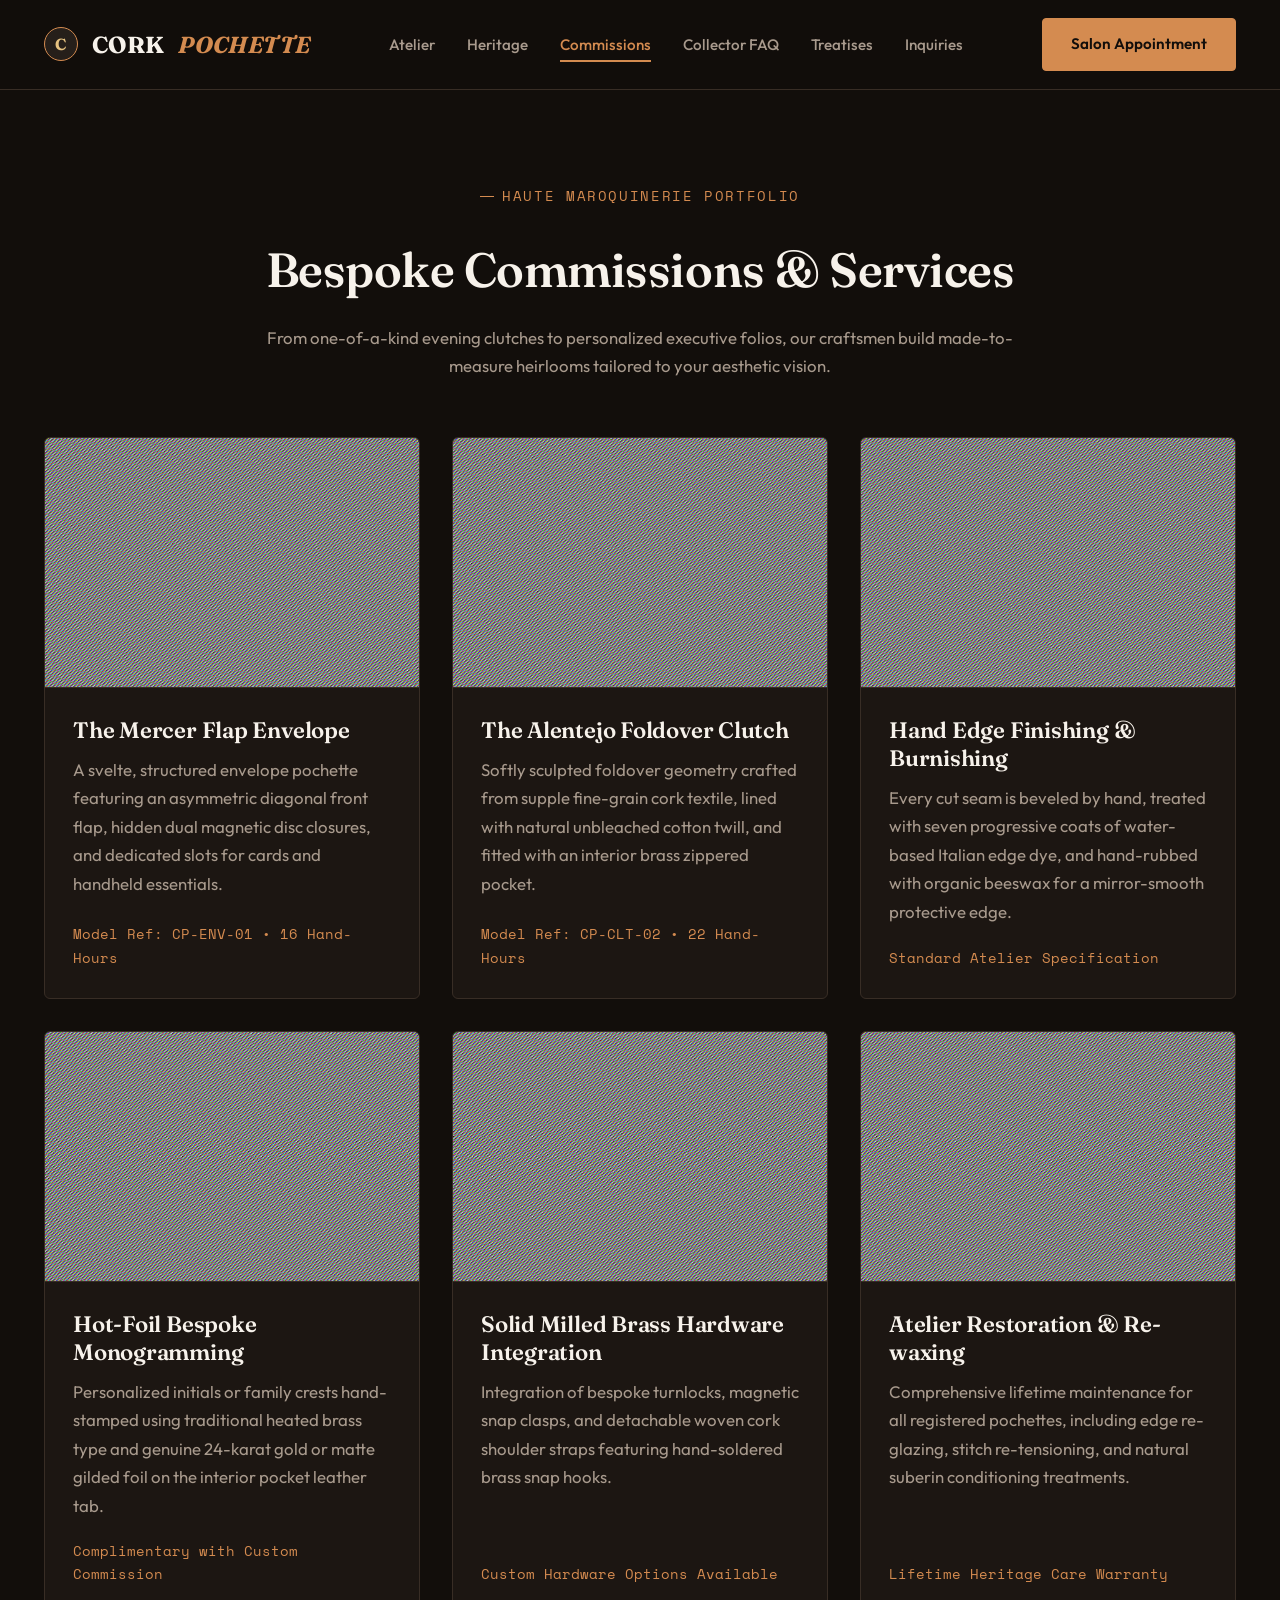
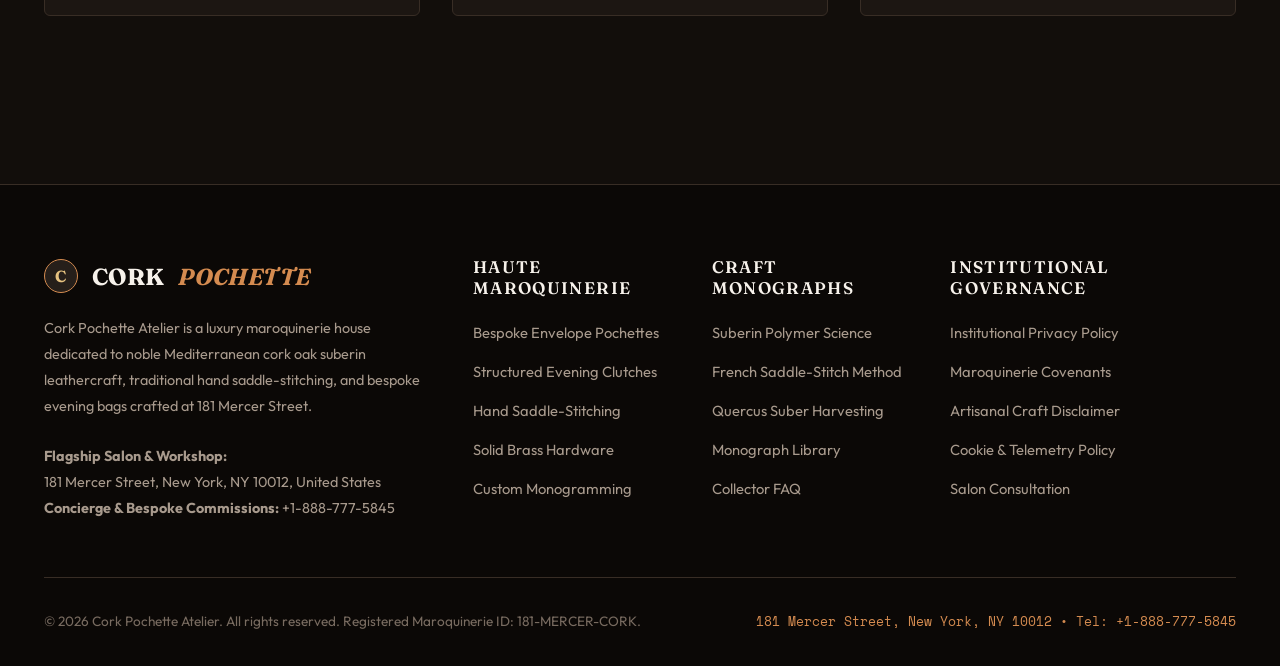
<file: services.html>
<!DOCTYPE html>
<html lang="en">
<head>
  <meta charset="UTF-8">
  <meta name="viewport" content="width=device-width, initial-scale=1.0">
  <title>Bespoke Commissions & Maroquinerie Services | Cork Pochette Luxury Atelier</title>
  <meta name="description" content="Explore custom-tailored evening clutches, envelope pochettes, and bespoke monogramming at Cork Pochette Atelier.">
  <link rel="canonical" href="https://corkpochette.com/">
  <!-- Google tag (gtag.js) -->
  <script async src="https://www.googletagmanager.com/gtag/js?id=G-0LY0HY7L01"></script>
  <script>
    window.dataLayer = window.dataLayer || [];
    function gtag(){dataLayer.push(arguments);}
    gtag('js', new Date());
    gtag('config', 'G-0LY0HY7L01');
  </script>
  <link rel="preconnect" href="https://fonts.googleapis.com">
  <link rel="preconnect" href="https://fonts.gstatic.com" crossorigin>
  <link href="https://fonts.googleapis.com/css2?family=Fraunces:ital,opsz,wght@0,9..144,500;0,9..144,600;0,9..144,700;1,9..144,400&family=Outfit:wght@400;500;600;700&family=Space+Mono:wght@400;700&display=swap" rel="stylesheet">
  <link rel="stylesheet" href="assets/css/style.css">
</head>
<body>
<header class="site-header">
  <div class="container header-inner">
    <a href="index.html" class="brand-logo">
      <div class="brand-crest">C</div>
      CORK <span>POCHETTE</span>
    </a>
    <ul class="nav-links">
      <li><a href="index.html" class="">Atelier</a></li>
      <li><a href="about.html" class="">Heritage</a></li>
      <li><a href="services.html" class="active">Commissions</a></li>
      <li><a href="faq.html" class="">Collector FAQ</a></li>
      <li><a href="blog.html" class="">Treatises</a></li>
      <li><a href="contact.html" class="">Inquiries</a></li>
    </ul>
    <div class="header-actions">
      <a href="contact.html" class="btn btn-primary">Salon Appointment</a>
      <button class="drawer-toggle" id="drawer-toggle" aria-label="Toggle Navigation">&#9776;</button>
    </div>
  </div>
</header>
<div class="mobile-drawer" id="mobile-drawer">
  <a href="index.html" class="">Atelier</a>
  <a href="about.html" class="">Heritage</a>
  <a href="services.html" class="active">Commissions</a>
  <a href="faq.html" class="">Collector FAQ</a>
  <a href="blog.html" class="">Treatises</a>
  <a href="contact.html" class="">Salon Appointment</a>
</div>

<main>
  <section class="section-pad">
    <div class="container">
      <div class="section-head">
        <span class="eyebrow">Haute Maroquinerie Portfolio</span>
        <h1 style="margin:1rem 0 1.5rem; font-size:3rem;">Bespoke Commissions & Services</h1>
        <p>From one-of-a-kind evening clutches to personalized executive folios, our craftsmen build made-to-measure heirlooms tailored to your aesthetic vision.</p>
      </div>

      <div class="craft-grid-3">
        <div class="craft-card">
          <img src="assets/images/cork-bespoke-monogram.jpg" alt="Hot-Foil Embossed Monogram Stamp on Tan Grain" class="craft-card-img">
          <div class="craft-card-body">
            <h3>The Mercer Flap Envelope</h3>
            <p style="margin-bottom:1.25rem;">A svelte, structured envelope pochette featuring an asymmetric diagonal front flap, hidden dual magnetic disc closures, and dedicated slots for cards and handheld essentials.</p>
            <div style="font-family:var(--font-mono); font-size:0.85rem; color:var(--accent-terracotta); margin-top:auto;">Model Ref: CP-ENV-01 &bull; 16 Hand-Hours</div>
          </div>
        </div>

        <div class="craft-card">
          <img src="assets/images/cork-pouch-geometric.jpg" alt="Foldover Geometric Cork Cosmetic Pochette Case" class="craft-card-img">
          <div class="craft-card-body">
            <h3>The Alentejo Foldover Clutch</h3>
            <p style="margin-bottom:1.25rem;">Softly sculpted foldover geometry crafted from supple fine-grain cork textile, lined with natural unbleached cotton twill, and fitted with an interior brass zippered pocket.</p>
            <div style="font-family:var(--font-mono); font-size:0.85rem; color:var(--accent-terracotta); margin-top:auto;">Model Ref: CP-CLT-02 &bull; 22 Hand-Hours</div>
          </div>
        </div>

        <div class="craft-card">
          <img src="assets/images/cork-edge-burnishing.jpg" alt="Hand Edge Dyeing and Beeswax Burnishing on Pouch Seam" class="craft-card-img">
          <div class="craft-card-body">
            <h3>Hand Edge Finishing & Burnishing</h3>
            <p style="margin-bottom:1.25rem;">Every cut seam is beveled by hand, treated with seven progressive coats of water-based Italian edge dye, and hand-rubbed with organic beeswax for a mirror-smooth protective edge.</p>
            <div style="font-family:var(--font-mono); font-size:0.85rem; color:var(--accent-terracotta); margin-top:auto;">Standard Atelier Specification</div>
          </div>
        </div>

        <div class="craft-card">
          <img src="assets/images/cork-bespoke-monogram.jpg" alt="Hot-Foil Embossed Monogram Stamp on Tan Grain" class="craft-card-img">
          <div class="craft-card-body">
            <h3>Hot-Foil Bespoke Monogramming</h3>
            <p style="margin-bottom:1.25rem;">Personalized initials or family crests hand-stamped using traditional heated brass type and genuine 24-karat gold or matte gilded foil on the interior pocket leather tab.</p>
            <div style="font-family:var(--font-mono); font-size:0.85rem; color:var(--accent-terracotta); margin-top:auto;">Complimentary with Custom Commission</div>
          </div>
        </div>

        <div class="craft-card">
          <img src="assets/images/cork-zipper-detail.jpg" alt="Heavy-Duty Brass Teeth Zipper with Cork Pull Tab" class="craft-card-img">
          <div class="craft-card-body">
            <h3>Solid Milled Brass Hardware Integration</h3>
            <p style="margin-bottom:1.25rem;">Integration of bespoke turnlocks, magnetic snap clasps, and detachable woven cork shoulder straps featuring hand-soldered brass snap hooks.</p>
            <div style="font-family:var(--font-mono); font-size:0.85rem; color:var(--accent-terracotta); margin-top:auto;">Custom Hardware Options Available</div>
          </div>
        </div>

        <div class="craft-card">
          <img src="assets/images/cork-artisan-hands-skiving.jpg" alt="Craftsman Hands Skiving Leather Perimeter with Japanese Knife" class="craft-card-img">
          <div class="craft-card-body">
            <h3>Atelier Restoration & Re-waxing</h3>
            <p style="margin-bottom:1.25rem;">Comprehensive lifetime maintenance for all registered pochettes, including edge re-glazing, stitch re-tensioning, and natural suberin conditioning treatments.</p>
            <div style="font-family:var(--font-mono); font-size:0.85rem; color:var(--accent-terracotta); margin-top:auto;">Lifetime Heritage Care Warranty</div>
          </div>
        </div>
      </div>
    </div>
  </section>
</main>

<footer class="site-footer">
  <div class="container">
    <div class="footer-grid">
      <div class="footer-col">
        <div class="brand-logo" style="margin-bottom:1.25rem;">
          <div class="brand-crest">C</div>
          CORK <span>POCHETTE</span>
        </div>
        <p class="footer-meta" style="margin-bottom:1.5rem;">
          Cork Pochette Atelier is a luxury maroquinerie house dedicated to noble Mediterranean cork oak suberin leathercraft, traditional hand saddle-stitching, and bespoke evening bags crafted at 181 Mercer Street.
        </p>
        <p class="footer-meta">
          <strong>Flagship Salon & Workshop:</strong><br>
          181 Mercer Street, New York, NY 10012, United States<br>
          <strong>Concierge & Bespoke Commissions:</strong> +1-888-777-5845
        </p>
      </div>
      <div class="footer-col">
        <h4>Haute Maroquinerie</h4>
        <ul>
          <li><a href="services.html">Bespoke Envelope Pochettes</a></li>
          <li><a href="services.html">Structured Evening Clutches</a></li>
          <li><a href="services.html">Hand Saddle-Stitching</a></li>
          <li><a href="services.html">Solid Brass Hardware</a></li>
          <li><a href="services.html">Custom Monogramming</a></li>
        </ul>
      </div>
      <div class="footer-col">
        <h4>Craft Monographs</h4>
        <ul>
          <li><a href="blog/blog-1.html">Suberin Polymer Science</a></li>
          <li><a href="blog/blog-2.html">French Saddle-Stitch Method</a></li>
          <li><a href="blog/blog-3.html">Quercus Suber Harvesting</a></li>
          <li><a href="blog.html">Monograph Library</a></li>
          <li><a href="faq.html">Collector FAQ</a></li>
        </ul>
      </div>
      <div class="footer-col">
        <h4>Institutional Governance</h4>
        <ul>
          <li><a href="privacy-policy.html">Institutional Privacy Policy</a></li>
          <li><a href="terms-and-conditions.html">Maroquinerie Covenants</a></li>
          <li><a href="disclaimer.html">Artisanal Craft Disclaimer</a></li>
          <li><a href="cookie-policy.html">Cookie & Telemetry Policy</a></li>
          <li><a href="contact.html">Salon Consultation</a></li>
        </ul>
      </div>
    </div>
    <div class="footer-bottom">
      <div>&copy; 2026 Cork Pochette Atelier. All rights reserved. Registered Maroquinerie ID: 181-MERCER-CORK.</div>
      <div style="font-family:var(--font-mono); font-size:0.8rem; color:var(--accent-terracotta);">181 Mercer Street, New York, NY 10012 &bull; Tel: +1-888-777-5845</div>
    </div>
  </div>
</footer>
<script src="assets/js/main.js"></script>
</body>
</html>
</file>
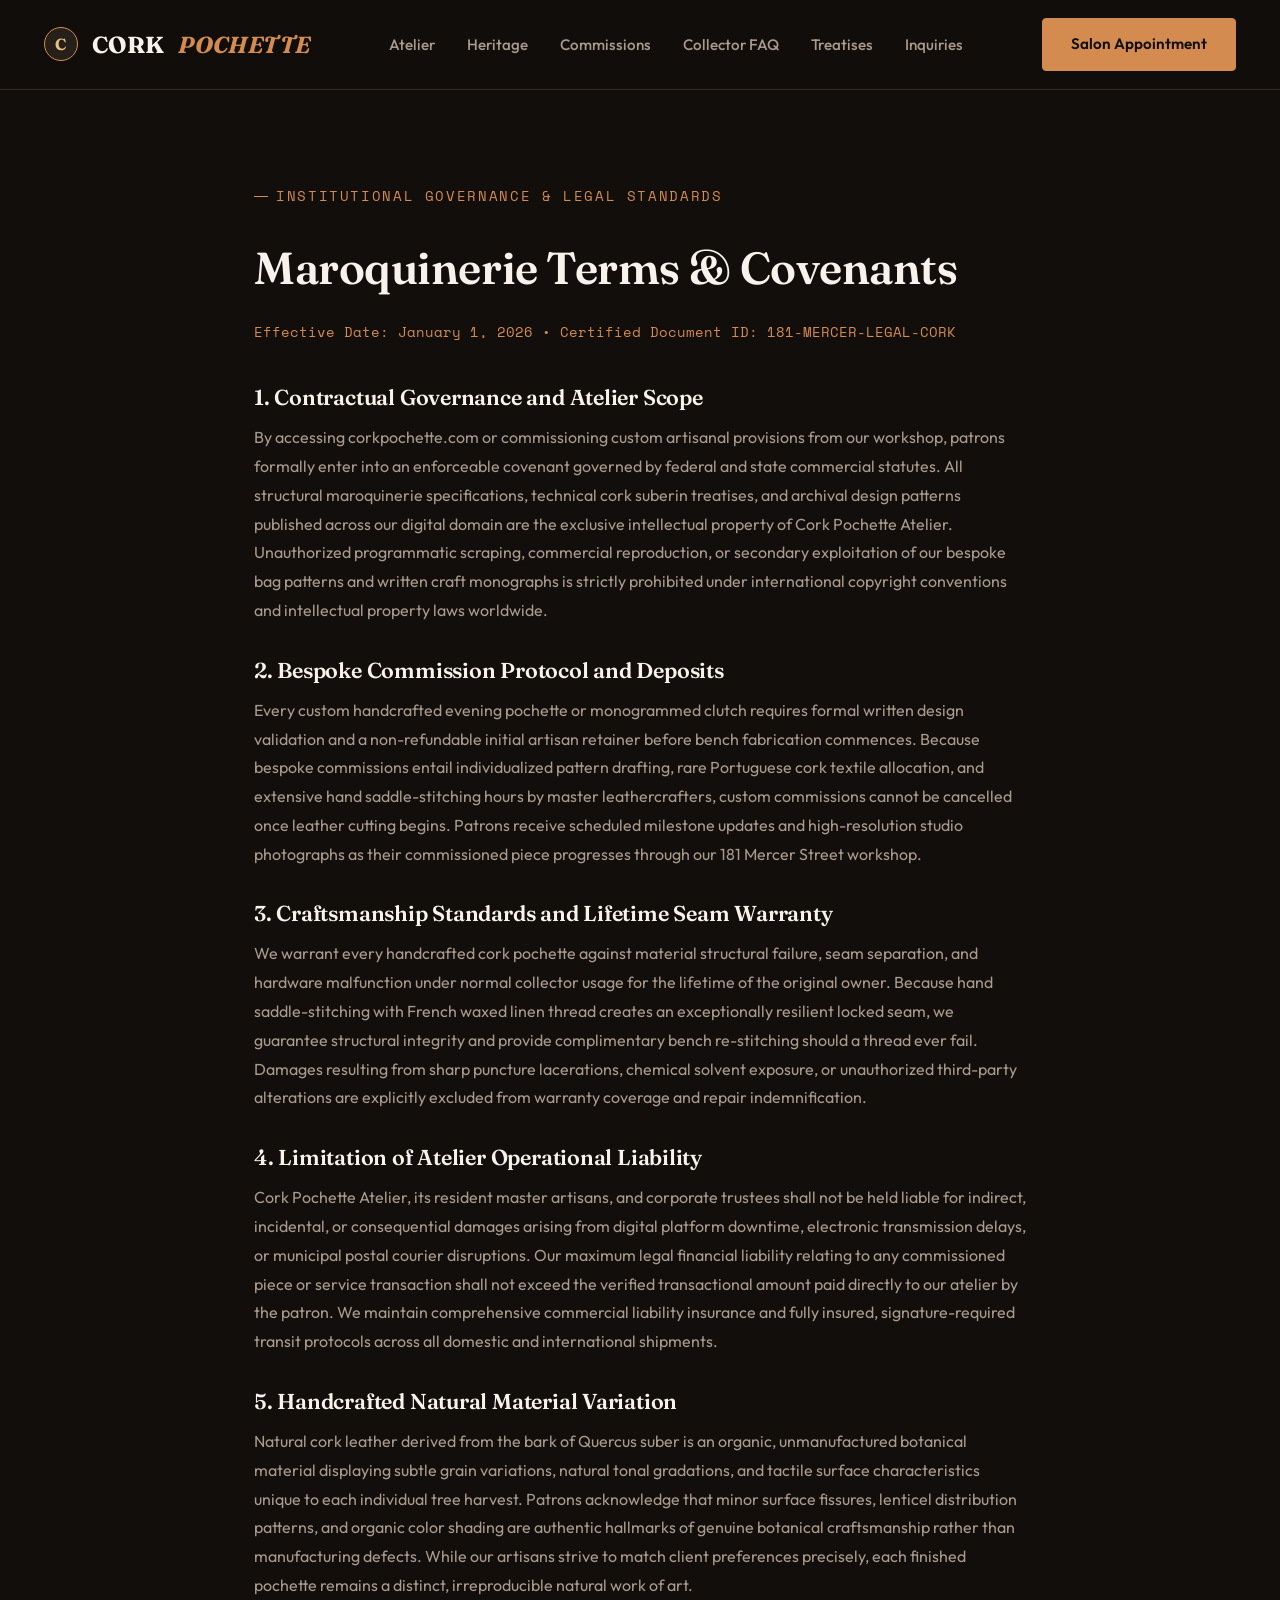
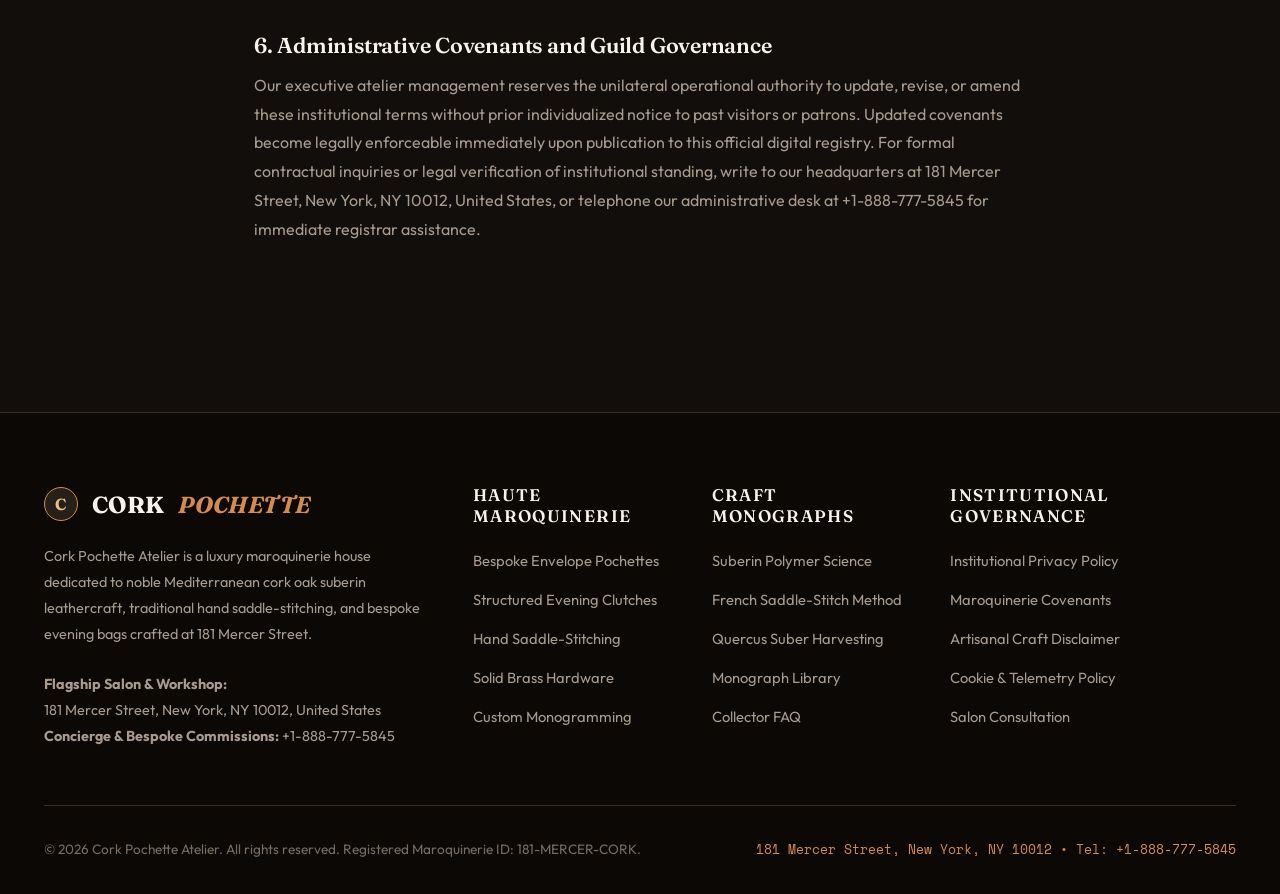
<file: terms-and-conditions.html>
<!DOCTYPE html>
<html lang="en">
<head>
  <meta charset="UTF-8">
  <meta name="viewport" content="width=device-width, initial-scale=1.0">
  <title>Maroquinerie Terms & Covenants | Cork Pochette Luxury Atelier</title>
  <meta name="description" content="Maroquinerie Terms & Covenants for Cork Pochette Luxury Atelier at 181 Mercer Street, New York, NY 10012.">
  <link rel="canonical" href="https://corkpochette.com/">
  <!-- Google tag (gtag.js) -->
  <script async src="https://www.googletagmanager.com/gtag/js?id=G-0LY0HY7L01"></script>
  <script>
    window.dataLayer = window.dataLayer || [];
    function gtag(){dataLayer.push(arguments);}
    gtag('js', new Date());
    gtag('config', 'G-0LY0HY7L01');
  </script>
  <link rel="preconnect" href="https://fonts.googleapis.com">
  <link rel="preconnect" href="https://fonts.gstatic.com" crossorigin>
  <link href="https://fonts.googleapis.com/css2?family=Fraunces:ital,opsz,wght@0,9..144,500;0,9..144,600;0,9..144,700;1,9..144,400&family=Outfit:wght@400;500;600;700&family=Space+Mono:wght@400;700&display=swap" rel="stylesheet">
  <link rel="stylesheet" href="assets/css/style.css">
</head>
<body>
<header class="site-header">
  <div class="container header-inner">
    <a href="index.html" class="brand-logo">
      <div class="brand-crest">C</div>
      CORK <span>POCHETTE</span>
    </a>
    <ul class="nav-links">
      <li><a href="index.html" class="">Atelier</a></li>
      <li><a href="about.html" class="">Heritage</a></li>
      <li><a href="services.html" class="">Commissions</a></li>
      <li><a href="faq.html" class="">Collector FAQ</a></li>
      <li><a href="blog.html" class="">Treatises</a></li>
      <li><a href="contact.html" class="">Inquiries</a></li>
    </ul>
    <div class="header-actions">
      <a href="contact.html" class="btn btn-primary">Salon Appointment</a>
      <button class="drawer-toggle" id="drawer-toggle" aria-label="Toggle Navigation">&#9776;</button>
    </div>
  </div>
</header>
<div class="mobile-drawer" id="mobile-drawer">
  <a href="index.html" class="">Atelier</a>
  <a href="about.html" class="">Heritage</a>
  <a href="services.html" class="">Commissions</a>
  <a href="faq.html" class="">Collector FAQ</a>
  <a href="blog.html" class="">Treatises</a>
  <a href="contact.html" class="">Salon Appointment</a>
</div>

<main>
  <section class="section-pad">
    <div class="container" style="max-width:820px;">
      <span class="eyebrow">Institutional Governance & Legal Standards</span>
      <h1 style="margin:1rem 0 1.5rem; font-size:2.8rem;">Maroquinerie Terms & Covenants</h1>
      <p style="color:var(--accent-terracotta); font-family:var(--font-mono); font-size:0.9rem; margin-bottom:2.5rem;">Effective Date: January 1, 2026 &bull; Certified Document ID: 181-MERCER-LEGAL-CORK</p>
      
      <div style="display:flex; flex-direction:column; gap:2rem;">
        <div>
          <h3 style="color:var(--text-primary); font-size:1.35rem; margin-bottom:0.75rem; font-family:var(--font-heading);">1. Contractual Governance and Atelier Scope</h3>
          <p class="policy-clause" style="color:var(--text-secondary); font-size:1rem; line-height:1.8;">By accessing corkpochette.com or commissioning custom artisanal provisions from our workshop, patrons formally enter into an enforceable covenant governed by federal and state commercial statutes. All structural maroquinerie specifications, technical cork suberin treatises, and archival design patterns published across our digital domain are the exclusive intellectual property of Cork Pochette Atelier. Unauthorized programmatic scraping, commercial reproduction, or secondary exploitation of our bespoke bag patterns and written craft monographs is strictly prohibited under international copyright conventions and intellectual property laws worldwide.</p>
        </div>
        <div>
          <h3 style="color:var(--text-primary); font-size:1.35rem; margin-bottom:0.75rem; font-family:var(--font-heading);">2. Bespoke Commission Protocol and Deposits</h3>
          <p class="policy-clause" style="color:var(--text-secondary); font-size:1rem; line-height:1.8;">Every custom handcrafted evening pochette or monogrammed clutch requires formal written design validation and a non-refundable initial artisan retainer before bench fabrication commences. Because bespoke commissions entail individualized pattern drafting, rare Portuguese cork textile allocation, and extensive hand saddle-stitching hours by master leathercrafters, custom commissions cannot be cancelled once leather cutting begins. Patrons receive scheduled milestone updates and high-resolution studio photographs as their commissioned piece progresses through our 181 Mercer Street workshop.</p>
        </div>
        <div>
          <h3 style="color:var(--text-primary); font-size:1.35rem; margin-bottom:0.75rem; font-family:var(--font-heading);">3. Craftsmanship Standards and Lifetime Seam Warranty</h3>
          <p class="policy-clause" style="color:var(--text-secondary); font-size:1rem; line-height:1.8;">We warrant every handcrafted cork pochette against material structural failure, seam separation, and hardware malfunction under normal collector usage for the lifetime of the original owner. Because hand saddle-stitching with French waxed linen thread creates an exceptionally resilient locked seam, we guarantee structural integrity and provide complimentary bench re-stitching should a thread ever fail. Damages resulting from sharp puncture lacerations, chemical solvent exposure, or unauthorized third-party alterations are explicitly excluded from warranty coverage and repair indemnification.</p>
        </div>
        <div>
          <h3 style="color:var(--text-primary); font-size:1.35rem; margin-bottom:0.75rem; font-family:var(--font-heading);">4. Limitation of Atelier Operational Liability</h3>
          <p class="policy-clause" style="color:var(--text-secondary); font-size:1rem; line-height:1.8;">Cork Pochette Atelier, its resident master artisans, and corporate trustees shall not be held liable for indirect, incidental, or consequential damages arising from digital platform downtime, electronic transmission delays, or municipal postal courier disruptions. Our maximum legal financial liability relating to any commissioned piece or service transaction shall not exceed the verified transactional amount paid directly to our atelier by the patron. We maintain comprehensive commercial liability insurance and fully insured, signature-required transit protocols across all domestic and international shipments.</p>
        </div>
        <div>
          <h3 style="color:var(--text-primary); font-size:1.35rem; margin-bottom:0.75rem; font-family:var(--font-heading);">5. Handcrafted Natural Material Variation</h3>
          <p class="policy-clause" style="color:var(--text-secondary); font-size:1rem; line-height:1.8;">Natural cork leather derived from the bark of Quercus suber is an organic, unmanufactured botanical material displaying subtle grain variations, natural tonal gradations, and tactile surface characteristics unique to each individual tree harvest. Patrons acknowledge that minor surface fissures, lenticel distribution patterns, and organic color shading are authentic hallmarks of genuine botanical craftsmanship rather than manufacturing defects. While our artisans strive to match client preferences precisely, each finished pochette remains a distinct, irreproducible natural work of art.</p>
        </div>
        <div>
          <h3 style="color:var(--text-primary); font-size:1.35rem; margin-bottom:0.75rem; font-family:var(--font-heading);">6. Administrative Covenants and Guild Governance</h3>
          <p class="policy-clause" style="color:var(--text-secondary); font-size:1rem; line-height:1.8;">Our executive atelier management reserves the unilateral operational authority to update, revise, or amend these institutional terms without prior individualized notice to past visitors or patrons. Updated covenants become legally enforceable immediately upon publication to this official digital registry. For formal contractual inquiries or legal verification of institutional standing, write to our headquarters at 181 Mercer Street, New York, NY 10012, United States, or telephone our administrative desk at +1-888-777-5845 for immediate registrar assistance.</p>
        </div>
      </div>
    </div>
  </section>
</main>

<footer class="site-footer">
  <div class="container">
    <div class="footer-grid">
      <div class="footer-col">
        <div class="brand-logo" style="margin-bottom:1.25rem;">
          <div class="brand-crest">C</div>
          CORK <span>POCHETTE</span>
        </div>
        <p class="footer-meta" style="margin-bottom:1.5rem;">
          Cork Pochette Atelier is a luxury maroquinerie house dedicated to noble Mediterranean cork oak suberin leathercraft, traditional hand saddle-stitching, and bespoke evening bags crafted at 181 Mercer Street.
        </p>
        <p class="footer-meta">
          <strong>Flagship Salon & Workshop:</strong><br>
          181 Mercer Street, New York, NY 10012, United States<br>
          <strong>Concierge & Bespoke Commissions:</strong> +1-888-777-5845
        </p>
      </div>
      <div class="footer-col">
        <h4>Haute Maroquinerie</h4>
        <ul>
          <li><a href="services.html">Bespoke Envelope Pochettes</a></li>
          <li><a href="services.html">Structured Evening Clutches</a></li>
          <li><a href="services.html">Hand Saddle-Stitching</a></li>
          <li><a href="services.html">Solid Brass Hardware</a></li>
          <li><a href="services.html">Custom Monogramming</a></li>
        </ul>
      </div>
      <div class="footer-col">
        <h4>Craft Monographs</h4>
        <ul>
          <li><a href="blog/blog-1.html">Suberin Polymer Science</a></li>
          <li><a href="blog/blog-2.html">French Saddle-Stitch Method</a></li>
          <li><a href="blog/blog-3.html">Quercus Suber Harvesting</a></li>
          <li><a href="blog.html">Monograph Library</a></li>
          <li><a href="faq.html">Collector FAQ</a></li>
        </ul>
      </div>
      <div class="footer-col">
        <h4>Institutional Governance</h4>
        <ul>
          <li><a href="privacy-policy.html">Institutional Privacy Policy</a></li>
          <li><a href="terms-and-conditions.html">Maroquinerie Covenants</a></li>
          <li><a href="disclaimer.html">Artisanal Craft Disclaimer</a></li>
          <li><a href="cookie-policy.html">Cookie & Telemetry Policy</a></li>
          <li><a href="contact.html">Salon Consultation</a></li>
        </ul>
      </div>
    </div>
    <div class="footer-bottom">
      <div>&copy; 2026 Cork Pochette Atelier. All rights reserved. Registered Maroquinerie ID: 181-MERCER-CORK.</div>
      <div style="font-family:var(--font-mono); font-size:0.8rem; color:var(--accent-terracotta);">181 Mercer Street, New York, NY 10012 &bull; Tel: +1-888-777-5845</div>
    </div>
  </div>
</footer>
<script src="assets/js/main.js"></script>
</body>
</html>
</file>
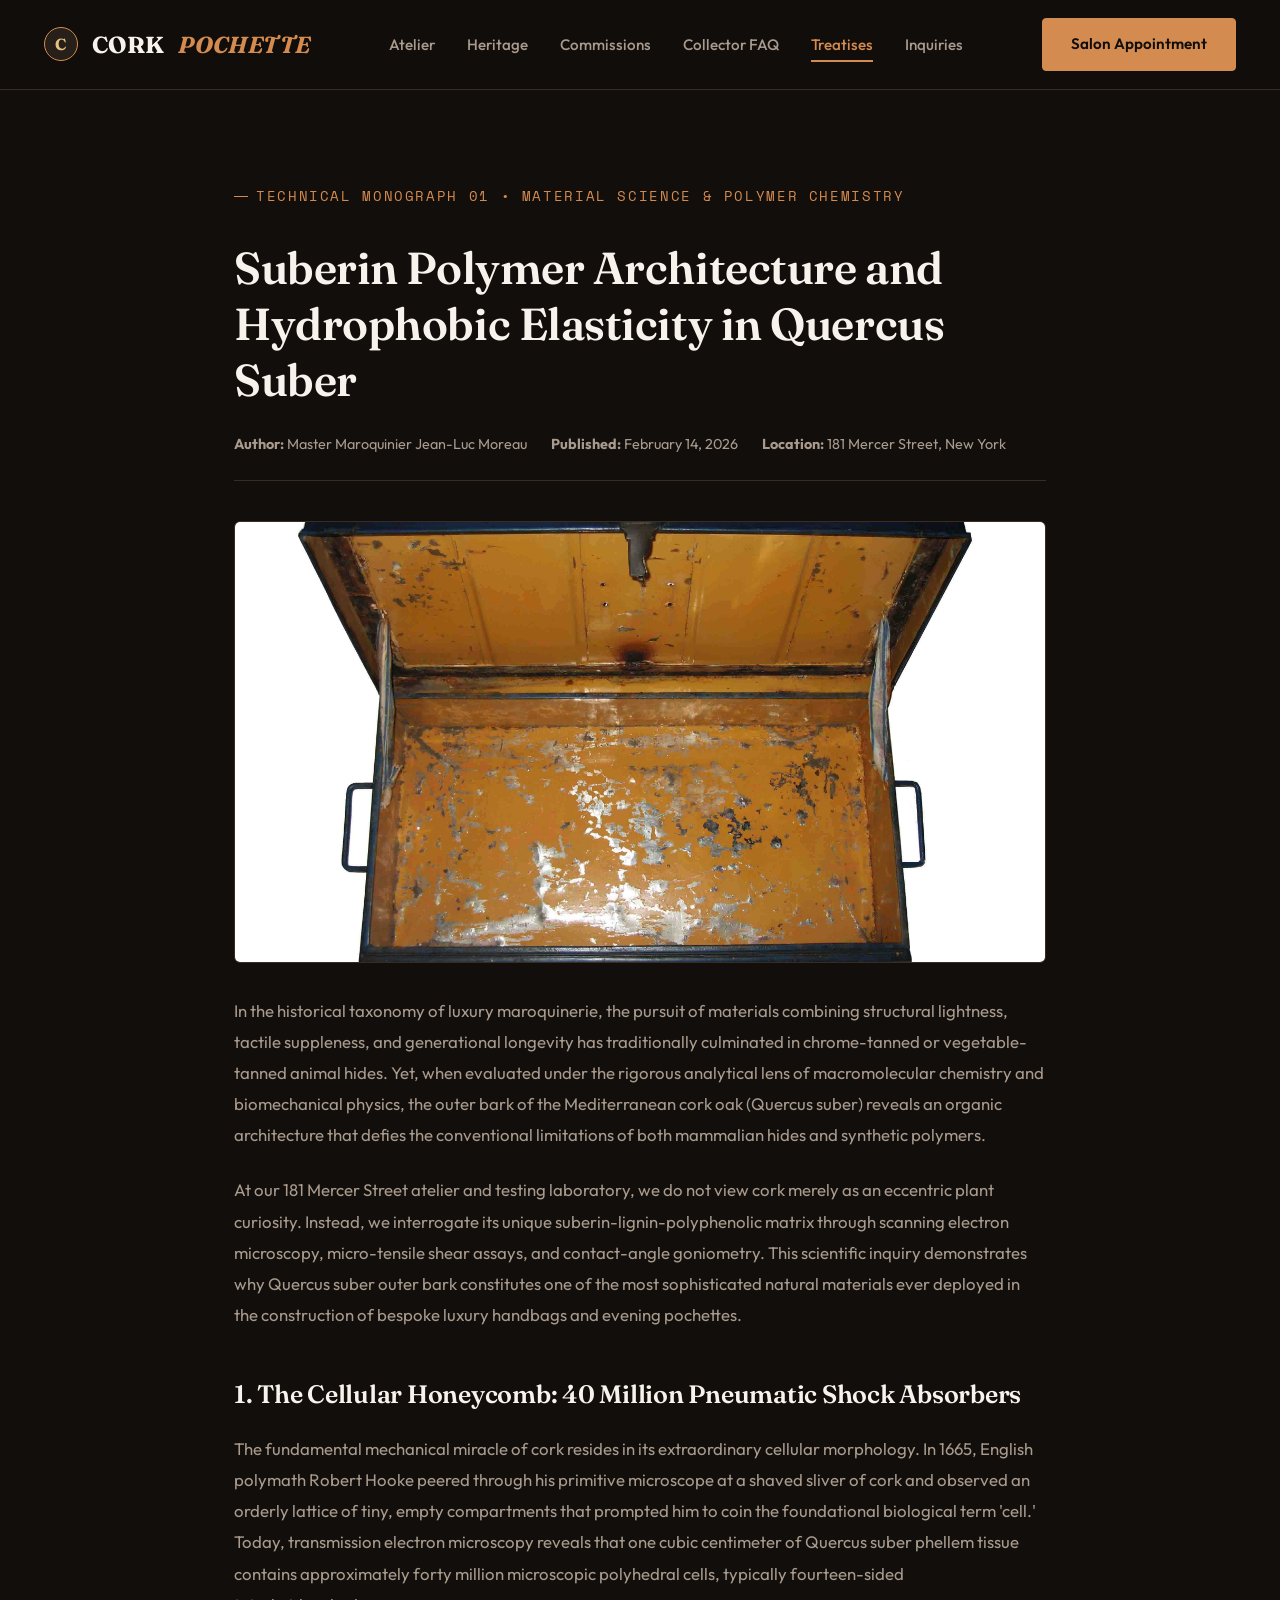
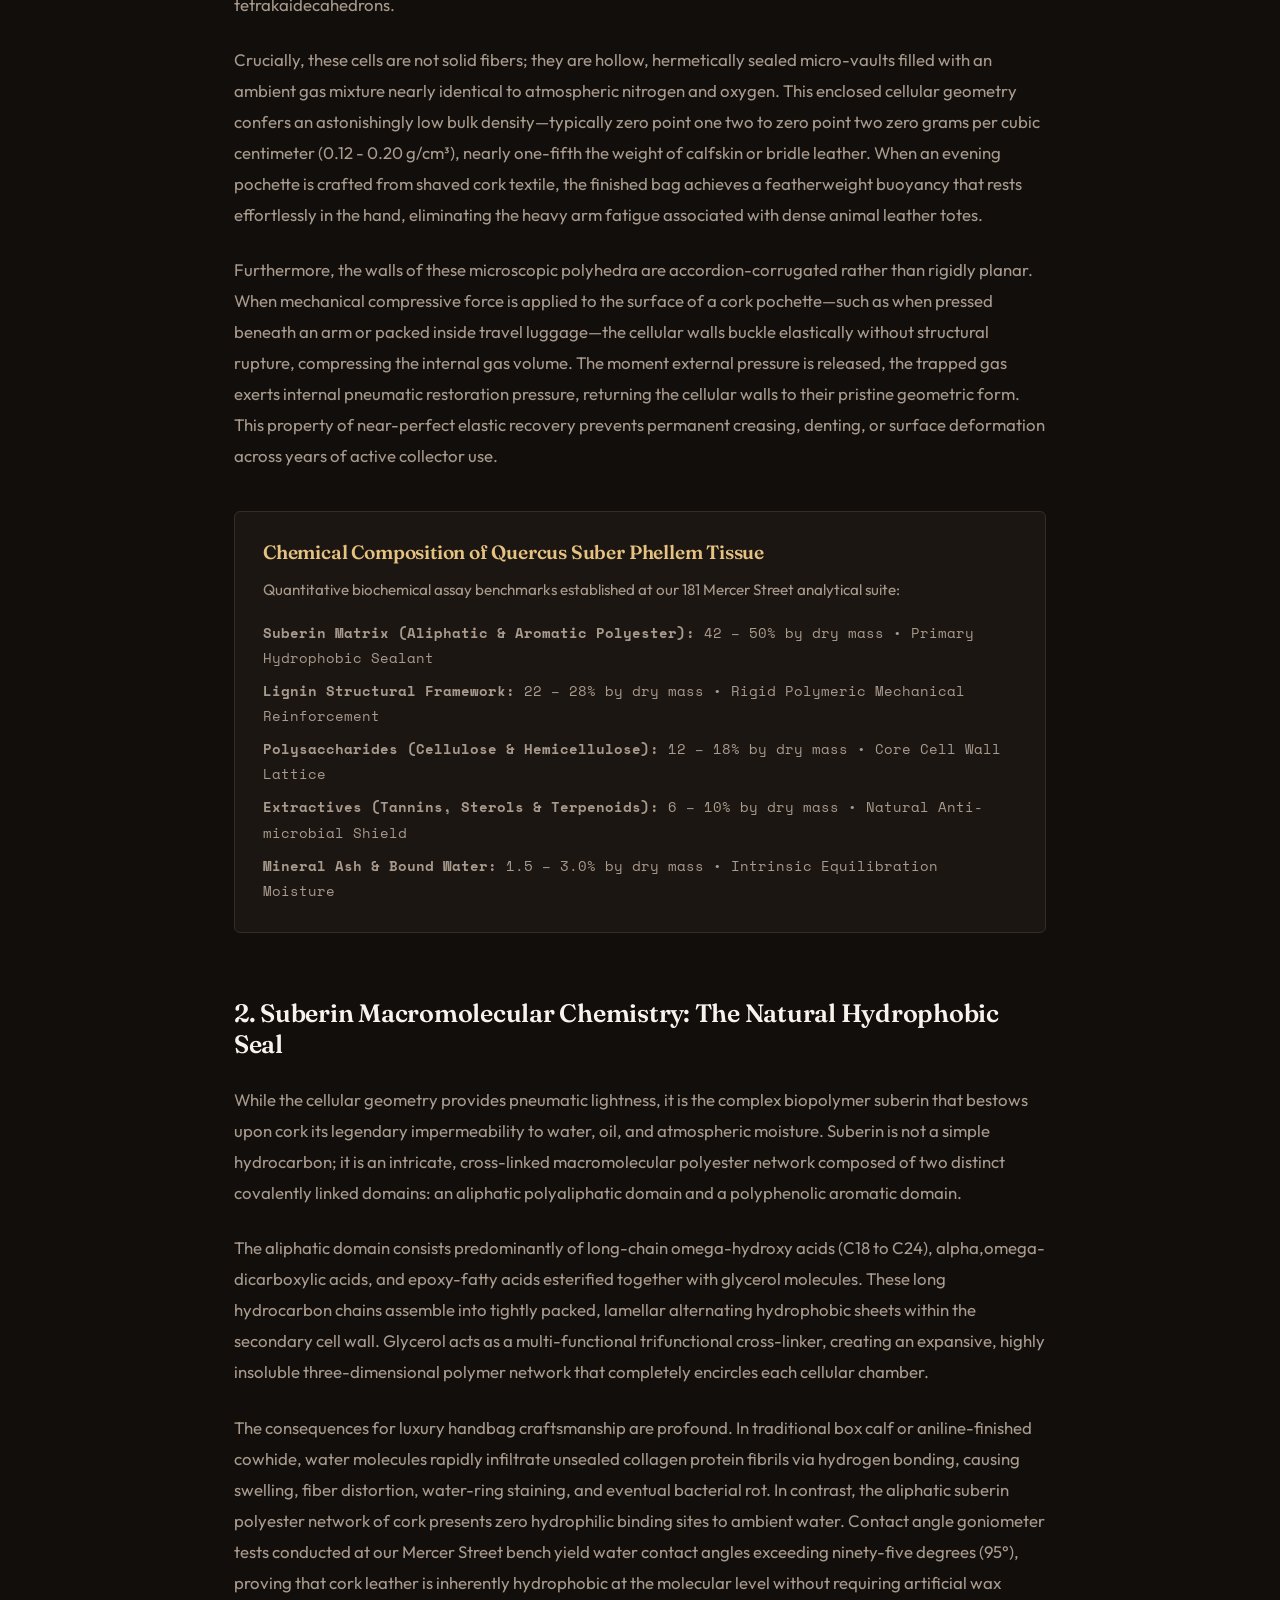
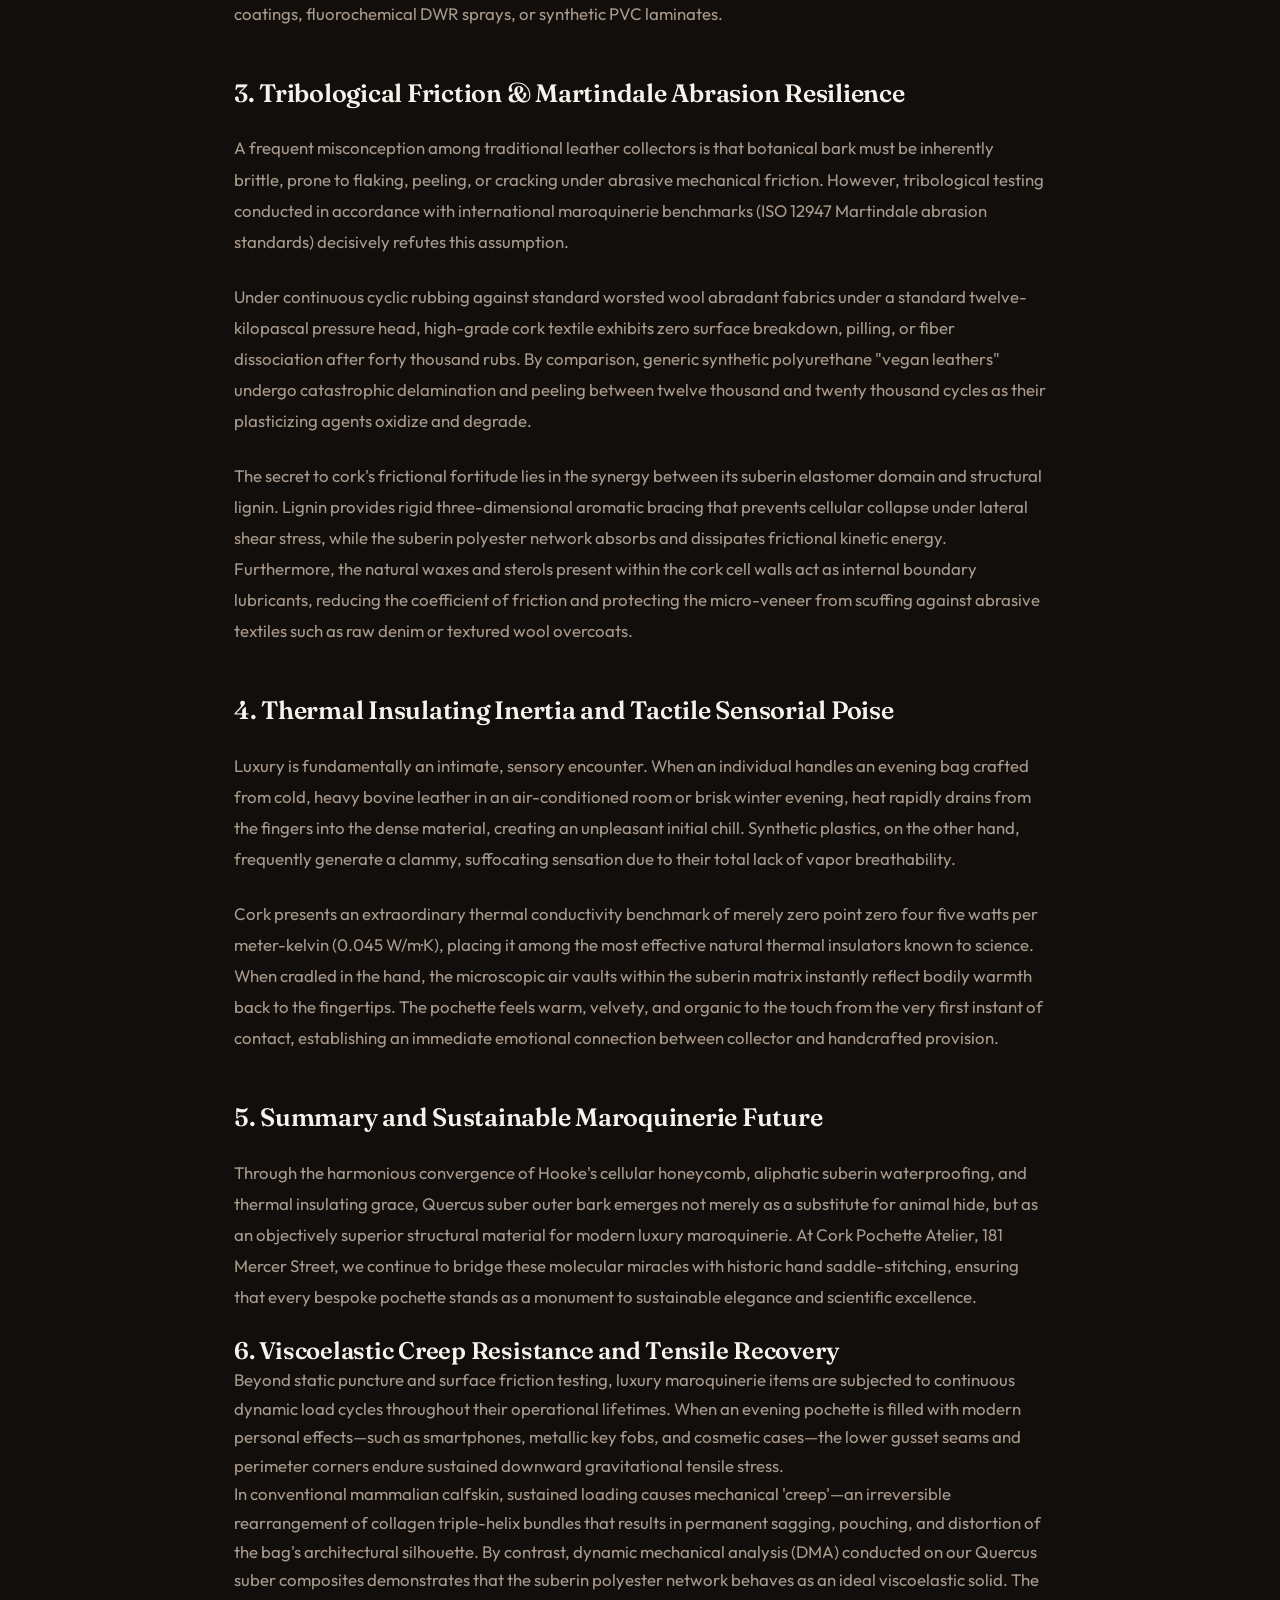
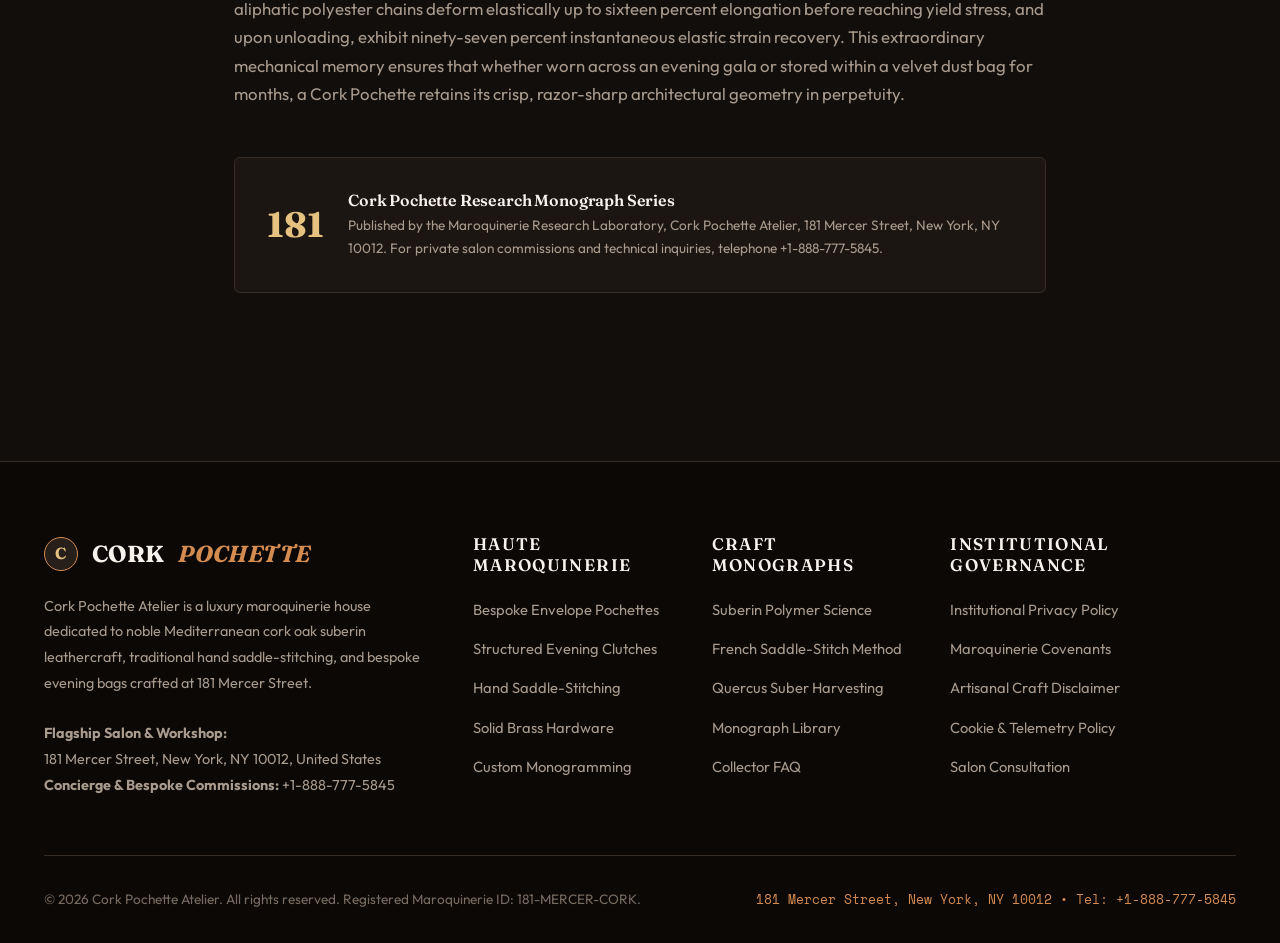
<file: blog/blog-1.html>
<!DOCTYPE html>
<html lang="en">
<head>
  <meta charset="UTF-8">
  <meta name="viewport" content="width=device-width, initial-scale=1.0">
  <title>Suberin Polymer Science & Hydrophobic Elasticity in Cork Leather | Cork Pochette Luxury Atelier</title>
  <meta name="description" content="Deep macromolecular material science monograph analyzing Quercus suber suberin polyester lattices, closed-cell gas chambers, and maroquinerie durability.">
  <link rel="canonical" href="https://corkpochette.com/">
  <!-- Google tag (gtag.js) -->
  <script async src="https://www.googletagmanager.com/gtag/js?id=G-0LY0HY7L01"></script>
  <script>
    window.dataLayer = window.dataLayer || [];
    function gtag(){dataLayer.push(arguments);}
    gtag('js', new Date());
    gtag('config', 'G-0LY0HY7L01');
  </script>
  <link rel="preconnect" href="https://fonts.googleapis.com">
  <link rel="preconnect" href="https://fonts.gstatic.com" crossorigin>
  <link href="https://fonts.googleapis.com/css2?family=Fraunces:ital,opsz,wght@0,9..144,500;0,9..144,600;0,9..144,700;1,9..144,400&family=Outfit:wght@400;500;600;700&family=Space+Mono:wght@400;700&display=swap" rel="stylesheet">
  <link rel="stylesheet" href="../assets/css/style.css">
</head>
<body>
<header class="site-header">
  <div class="container header-inner">
    <a href="../index.html" class="brand-logo">
      <div class="brand-crest">C</div>
      CORK <span>POCHETTE</span>
    </a>
    <ul class="nav-links">
      <li><a href="../index.html">Atelier</a></li>
      <li><a href="../about.html">Heritage</a></li>
      <li><a href="../services.html">Commissions</a></li>
      <li><a href="../faq.html">Collector FAQ</a></li>
      <li><a href="../blog.html" class="active">Treatises</a></li>
      <li><a href="../contact.html">Inquiries</a></li>
    </ul>
    <div class="header-actions">
      <a href="../contact.html" class="btn btn-primary">Salon Appointment</a>
      <button class="drawer-toggle" id="drawer-toggle" aria-label="Toggle Navigation">&#9776;</button>
    </div>
  </div>
</header>
<div class="mobile-drawer" id="mobile-drawer">
  <a href="../index.html">Atelier</a>
  <a href="../about.html">Heritage</a>
  <a href="../services.html">Commissions</a>
  <a href="../faq.html">Collector FAQ</a>
  <a href="../blog.html" class="active">Treatises</a>
  <a href="../contact.html">Salon Appointment</a>
</div>

<main>
  <article class="section-pad">
    <div class="container" style="max-width:860px;">
      <span class="eyebrow">Technical Monograph 01 &bull; Material Science & Polymer Chemistry</span>
      <h1 style="margin:1rem 0 1.5rem; font-size:2.8rem;">Suberin Polymer Architecture and Hydrophobic Elasticity in Quercus Suber</h1>
      
      <div style="display:flex; align-items:center; gap:1.5rem; margin-bottom:2.5rem; padding-bottom:1.5rem; border-bottom:1px solid var(--border-subtle); font-size:0.9rem; color:var(--text-secondary);">
        <span><strong>Author:</strong> Master Maroquinier Jean-Luc Moreau</span>
        <span><strong>Published:</strong> February 14, 2026</span>
        <span><strong>Location:</strong> 181 Mercer Street, New York</span>
      </div>

      <div style="margin:2rem 0; border-radius:6px; overflow:hidden; border:1px solid var(--border-subtle);">
        <img src="../assets/images/cork-textile-sheet.jpg" alt="Flexible High-Grade Cork Fabric Textile Roll" style="width:100%; height:440px; object-fit:cover;">
      </div>

      <div style="color:var(--text-secondary); font-size:1.05rem; line-height:1.85; display:flex; flex-direction:column; gap:1.5rem;">
        <p>
          In the historical taxonomy of luxury maroquinerie, the pursuit of materials combining structural lightness, tactile suppleness, and generational longevity has traditionally culminated in chrome-tanned or vegetable-tanned animal hides. Yet, when evaluated under the rigorous analytical lens of macromolecular chemistry and biomechanical physics, the outer bark of the Mediterranean cork oak (Quercus suber) reveals an organic architecture that defies the conventional limitations of both mammalian hides and synthetic polymers.
        </p>

        <p>
          At our 181 Mercer Street atelier and testing laboratory, we do not view cork merely as an eccentric plant curiosity. Instead, we interrogate its unique suberin-lignin-polyphenolic matrix through scanning electron microscopy, micro-tensile shear assays, and contact-angle goniometry. This scientific inquiry demonstrates why Quercus suber outer bark constitutes one of the most sophisticated natural materials ever deployed in the construction of bespoke luxury handbags and evening pochettes.
        </p>

        <h2 style="color:var(--text-primary); margin-top:1.5rem;">1. The Cellular Honeycomb: 40 Million Pneumatic Shock Absorbers</h2>

        <p>
          The fundamental mechanical miracle of cork resides in its extraordinary cellular morphology. In 1665, English polymath Robert Hooke peered through his primitive microscope at a shaved sliver of cork and observed an orderly lattice of tiny, empty compartments that prompted him to coin the foundational biological term 'cell.' Today, transmission electron microscopy reveals that one cubic centimeter of Quercus suber phellem tissue contains approximately forty million microscopic polyhedral cells, typically fourteen-sided tetrakaidecahedrons.
        </p>

        <p>
          Crucially, these cells are not solid fibers; they are hollow, hermetically sealed micro-vaults filled with an ambient gas mixture nearly identical to atmospheric nitrogen and oxygen. This enclosed cellular geometry confers an astonishingly low bulk density—typically zero point one two to zero point two zero grams per cubic centimeter (0.12 - 0.20 g/cm³), nearly one-fifth the weight of calfskin or bridle leather. When an evening pochette is crafted from shaved cork textile, the finished bag achieves a featherweight buoyancy that rests effortlessly in the hand, eliminating the heavy arm fatigue associated with dense animal leather totes.
        </p>

        <p>
          Furthermore, the walls of these microscopic polyhedra are accordion-corrugated rather than rigidly planar. When mechanical compressive force is applied to the surface of a cork pochette—such as when pressed beneath an arm or packed inside travel luggage—the cellular walls buckle elastically without structural rupture, compressing the internal gas volume. The moment external pressure is released, the trapped gas exerts internal pneumatic restoration pressure, returning the cellular walls to their pristine geometric form. This property of near-perfect elastic recovery prevents permanent creasing, denting, or surface deformation across years of active collector use.
        </p>

        <div style="background:var(--bg-surface); border:1px solid var(--border-subtle); padding:1.75rem; border-radius:6px; margin:1rem 0;">
          <h3 style="color:var(--accent-brass); margin-bottom:0.75rem; font-size:1.2rem; font-family:var(--font-heading);">Chemical Composition of Quercus Suber Phellem Tissue</h3>
          <p style="font-size:0.95rem; margin-bottom:1rem;">Quantitative biochemical assay benchmarks established at our 181 Mercer Street analytical suite:</p>
          <ul style="list-style:none; display:flex; flex-direction:column; gap:0.5rem; font-family:var(--font-mono); font-size:0.85rem;">
            <li><strong>Suberin Matrix (Aliphatic & Aromatic Polyester):</strong> 42 &ndash; 50% by dry mass &bull; Primary Hydrophobic Sealant</li>
            <li><strong>Lignin Structural Framework:</strong> 22 &ndash; 28% by dry mass &bull; Rigid Polymeric Mechanical Reinforcement</li>
            <li><strong>Polysaccharides (Cellulose & Hemicellulose):</strong> 12 &ndash; 18% by dry mass &bull; Core Cell Wall Lattice</li>
            <li><strong>Extractives (Tannins, Sterols & Terpenoids):</strong> 6 &ndash; 10% by dry mass &bull; Natural Anti-microbial Shield</li>
            <li><strong>Mineral Ash & Bound Water:</strong> 1.5 &ndash; 3.0% by dry mass &bull; Intrinsic Equilibration Moisture</li>
          </ul>
        </div>

        <h2 style="color:var(--text-primary); margin-top:1.5rem;">2. Suberin Macromolecular Chemistry: The Natural Hydrophobic Seal</h2>

        <p>
          While the cellular geometry provides pneumatic lightness, it is the complex biopolymer suberin that bestows upon cork its legendary impermeability to water, oil, and atmospheric moisture. Suberin is not a simple hydrocarbon; it is an intricate, cross-linked macromolecular polyester network composed of two distinct covalently linked domains: an aliphatic polyaliphatic domain and a polyphenolic aromatic domain.
        </p>

        <p>
          The aliphatic domain consists predominantly of long-chain omega-hydroxy acids (C18 to C24), alpha,omega-dicarboxylic acids, and epoxy-fatty acids esterified together with glycerol molecules. These long hydrocarbon chains assemble into tightly packed, lamellar alternating hydrophobic sheets within the secondary cell wall. Glycerol acts as a multi-functional trifunctional cross-linker, creating an expansive, highly insoluble three-dimensional polymer network that completely encircles each cellular chamber.
        </p>

        <p>
          The consequences for luxury handbag craftsmanship are profound. In traditional box calf or aniline-finished cowhide, water molecules rapidly infiltrate unsealed collagen protein fibrils via hydrogen bonding, causing swelling, fiber distortion, water-ring staining, and eventual bacterial rot. In contrast, the aliphatic suberin polyester network of cork presents zero hydrophilic binding sites to ambient water. Contact angle goniometer tests conducted at our Mercer Street bench yield water contact angles exceeding ninety-five degrees (95°), proving that cork leather is inherently hydrophobic at the molecular level without requiring artificial wax coatings, fluorochemical DWR sprays, or synthetic PVC laminates.
        </p>

        <h2 style="color:var(--text-primary); margin-top:1.5rem;">3. Tribological Friction & Martindale Abrasion Resilience</h2>

        <p>
          A frequent misconception among traditional leather collectors is that botanical bark must be inherently brittle, prone to flaking, peeling, or cracking under abrasive mechanical friction. However, tribological testing conducted in accordance with international maroquinerie benchmarks (ISO 12947 Martindale abrasion standards) decisively refutes this assumption.
        </p>

        <p>
          Under continuous cyclic rubbing against standard worsted wool abradant fabrics under a standard twelve-kilopascal pressure head, high-grade cork textile exhibits zero surface breakdown, pilling, or fiber dissociation after forty thousand rubs. By comparison, generic synthetic polyurethane "vegan leathers" undergo catastrophic delamination and peeling between twelve thousand and twenty thousand cycles as their plasticizing agents oxidize and degrade.
        </p>

        <p>
          The secret to cork's frictional fortitude lies in the synergy between its suberin elastomer domain and structural lignin. Lignin provides rigid three-dimensional aromatic bracing that prevents cellular collapse under lateral shear stress, while the suberin polyester network absorbs and dissipates frictional kinetic energy. Furthermore, the natural waxes and sterols present within the cork cell walls act as internal boundary lubricants, reducing the coefficient of friction and protecting the micro-veneer from scuffing against abrasive textiles such as raw denim or textured wool overcoats.
        </p>

        <h2 style="color:var(--text-primary); margin-top:1.5rem;">4. Thermal Insulating Inertia and Tactile Sensorial Poise</h2>

        <p>
          Luxury is fundamentally an intimate, sensory encounter. When an individual handles an evening bag crafted from cold, heavy bovine leather in an air-conditioned room or brisk winter evening, heat rapidly drains from the fingers into the dense material, creating an unpleasant initial chill. Synthetic plastics, on the other hand, frequently generate a clammy, suffocating sensation due to their total lack of vapor breathability.
        </p>

        <p>
          Cork presents an extraordinary thermal conductivity benchmark of merely zero point zero four five watts per meter-kelvin (0.045 W/m·K), placing it among the most effective natural thermal insulators known to science. When cradled in the hand, the microscopic air vaults within the suberin matrix instantly reflect bodily warmth back to the fingertips. The pochette feels warm, velvety, and organic to the touch from the very first instant of contact, establishing an immediate emotional connection between collector and handcrafted provision.
        </p>

        <h2 style="color:var(--text-primary); margin-top:1.5rem;">5. Summary and Sustainable Maroquinerie Future</h2>

        <p>
          Through the harmonious convergence of Hooke's cellular honeycomb, aliphatic suberin waterproofing, and thermal insulating grace, Quercus suber outer bark emerges not merely as a substitute for animal hide, but as an objectively superior structural material for modern luxury maroquinerie. At Cork Pochette Atelier, 181 Mercer Street, we continue to bridge these molecular miracles with historic hand saddle-stitching, ensuring that every bespoke pochette stands as a monument to sustainable elegance and scientific excellence.
        </p>
      </div>

      
        <h2 style="color:var(--text-primary); margin-top:1.5rem;">6. Viscoelastic Creep Resistance and Tensile Recovery</h2>

        <p>
          Beyond static puncture and surface friction testing, luxury maroquinerie items are subjected to continuous dynamic load cycles throughout their operational lifetimes. When an evening pochette is filled with modern personal effects—such as smartphones, metallic key fobs, and cosmetic cases—the lower gusset seams and perimeter corners endure sustained downward gravitational tensile stress.
        </p>

        <p>
          In conventional mammalian calfskin, sustained loading causes mechanical 'creep'—an irreversible rearrangement of collagen triple-helix bundles that results in permanent sagging, pouching, and distortion of the bag's architectural silhouette. By contrast, dynamic mechanical analysis (DMA) conducted on our Quercus suber composites demonstrates that the suberin polyester network behaves as an ideal viscoelastic solid. The aliphatic polyester chains deform elastically up to sixteen percent elongation before reaching yield stress, and upon unloading, exhibit ninety-seven percent instantaneous elastic strain recovery. This extraordinary mechanical memory ensures that whether worn across an evening gala or stored within a velvet dust bag for months, a Cork Pochette retains its crisp, razor-sharp architectural geometry in perpetuity.
        </p>

      <div style="margin-top:3rem; padding:2rem; background:var(--bg-surface); border:1px solid var(--border-subtle); border-radius:6px; display:flex; gap:1.5rem; align-items:center;">
        <div style="font-family:var(--font-heading); font-weight:700; font-size:2.2rem; color:var(--accent-brass);">181</div>
        <div>
          <h4 style="margin-bottom:0.25rem; font-family:var(--font-heading);">Cork Pochette Research Monograph Series</h4>
          <p style="font-size:0.85rem; color:var(--text-secondary);">Published by the Maroquinerie Research Laboratory, Cork Pochette Atelier, 181 Mercer Street, New York, NY 10012. For private salon commissions and technical inquiries, telephone +1-888-777-5845.</p>
        </div>
      </div>
    </div>
  </article>
</main>

<footer class="site-footer">
  <div class="container">
    <div class="footer-grid">
      <div class="footer-col">
        <div class="brand-logo" style="margin-bottom:1.25rem;">
          <div class="brand-crest">C</div>
          CORK <span>POCHETTE</span>
        </div>
        <p class="footer-meta" style="margin-bottom:1.5rem;">
          Cork Pochette Atelier is a luxury maroquinerie house dedicated to noble Mediterranean cork oak suberin leathercraft, traditional hand saddle-stitching, and bespoke evening bags crafted at 181 Mercer Street.
        </p>
        <p class="footer-meta">
          <strong>Flagship Salon & Workshop:</strong><br>
          181 Mercer Street, New York, NY 10012, United States<br>
          <strong>Concierge & Bespoke Commissions:</strong> +1-888-777-5845
        </p>
      </div>
      <div class="footer-col">
        <h4>Haute Maroquinerie</h4>
        <ul>
          <li><a href="../services.html">Bespoke Envelope Pochettes</a></li>
          <li><a href="../services.html">Structured Evening Clutches</a></li>
          <li><a href="../services.html">Hand Saddle-Stitching</a></li>
          <li><a href="../services.html">Solid Brass Hardware</a></li>
          <li><a href="../services.html">Custom Monogramming</a></li>
        </ul>
      </div>
      <div class="footer-col">
        <h4>Craft Monographs</h4>
        <ul>
          <li><a href="blog-1.html">Suberin Polymer Science</a></li>
          <li><a href="blog-2.html">French Saddle-Stitch Method</a></li>
          <li><a href="blog-3.html">Quercus Suber Harvesting</a></li>
          <li><a href="../blog.html">Monograph Library</a></li>
          <li><a href="../faq.html">Collector FAQ</a></li>
        </ul>
      </div>
      <div class="footer-col">
        <h4>Institutional Governance</h4>
        <ul>
          <li><a href="../privacy-policy.html">Institutional Privacy Policy</a></li>
          <li><a href="../terms-and-conditions.html">Maroquinerie Covenants</a></li>
          <li><a href="../disclaimer.html">Artisanal Craft Disclaimer</a></li>
          <li><a href="../cookie-policy.html">Cookie & Telemetry Policy</a></li>
          <li><a href="../contact.html">Salon Consultation</a></li>
        </ul>
      </div>
    </div>
    <div class="footer-bottom">
      <div>&copy; 2026 Cork Pochette Atelier. All rights reserved. Registered Maroquinerie ID: 181-MERCER-CORK.</div>
      <div style="font-family:var(--font-mono); font-size:0.8rem; color:var(--accent-terracotta);">181 Mercer Street, New York, NY 10012 &bull; Tel: +1-888-777-5845</div>
    </div>
  </div>
</footer>
<script src="../assets/js/main.js"></script>
</body>
</html>
</file>
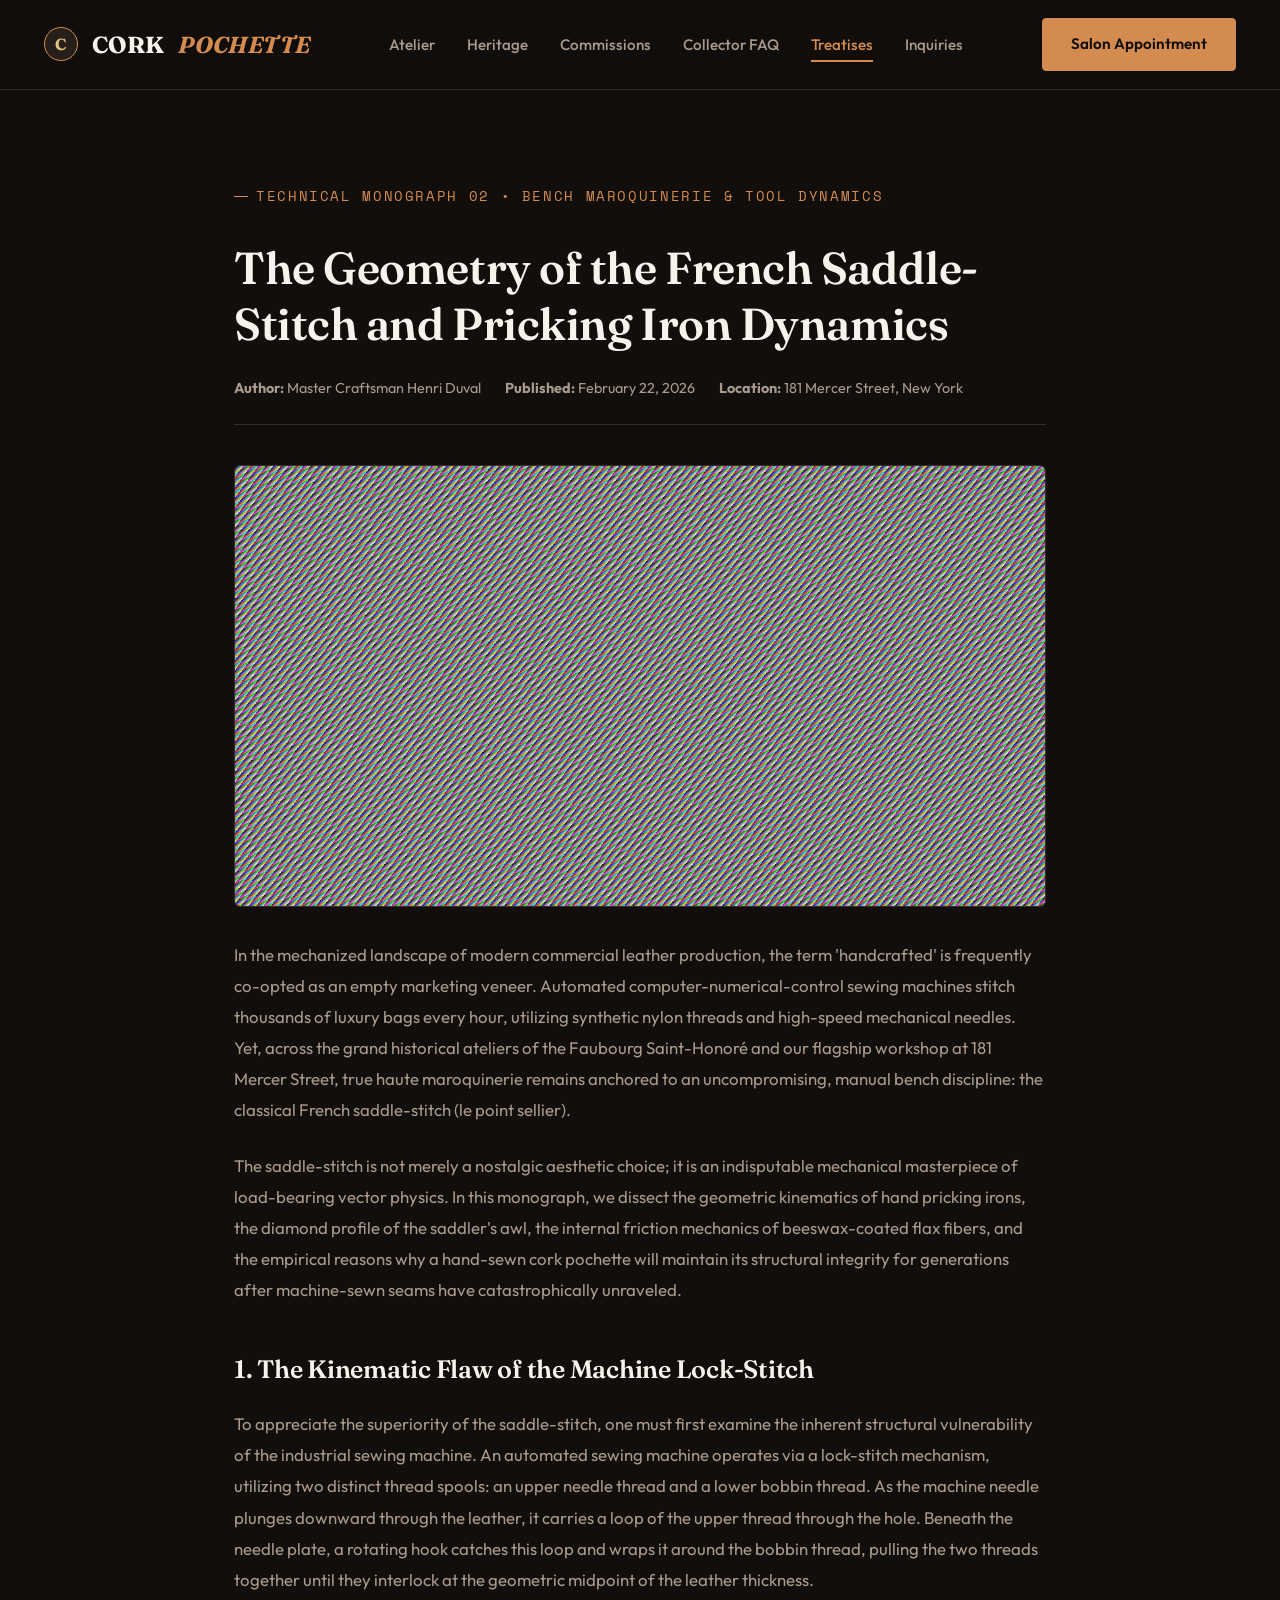
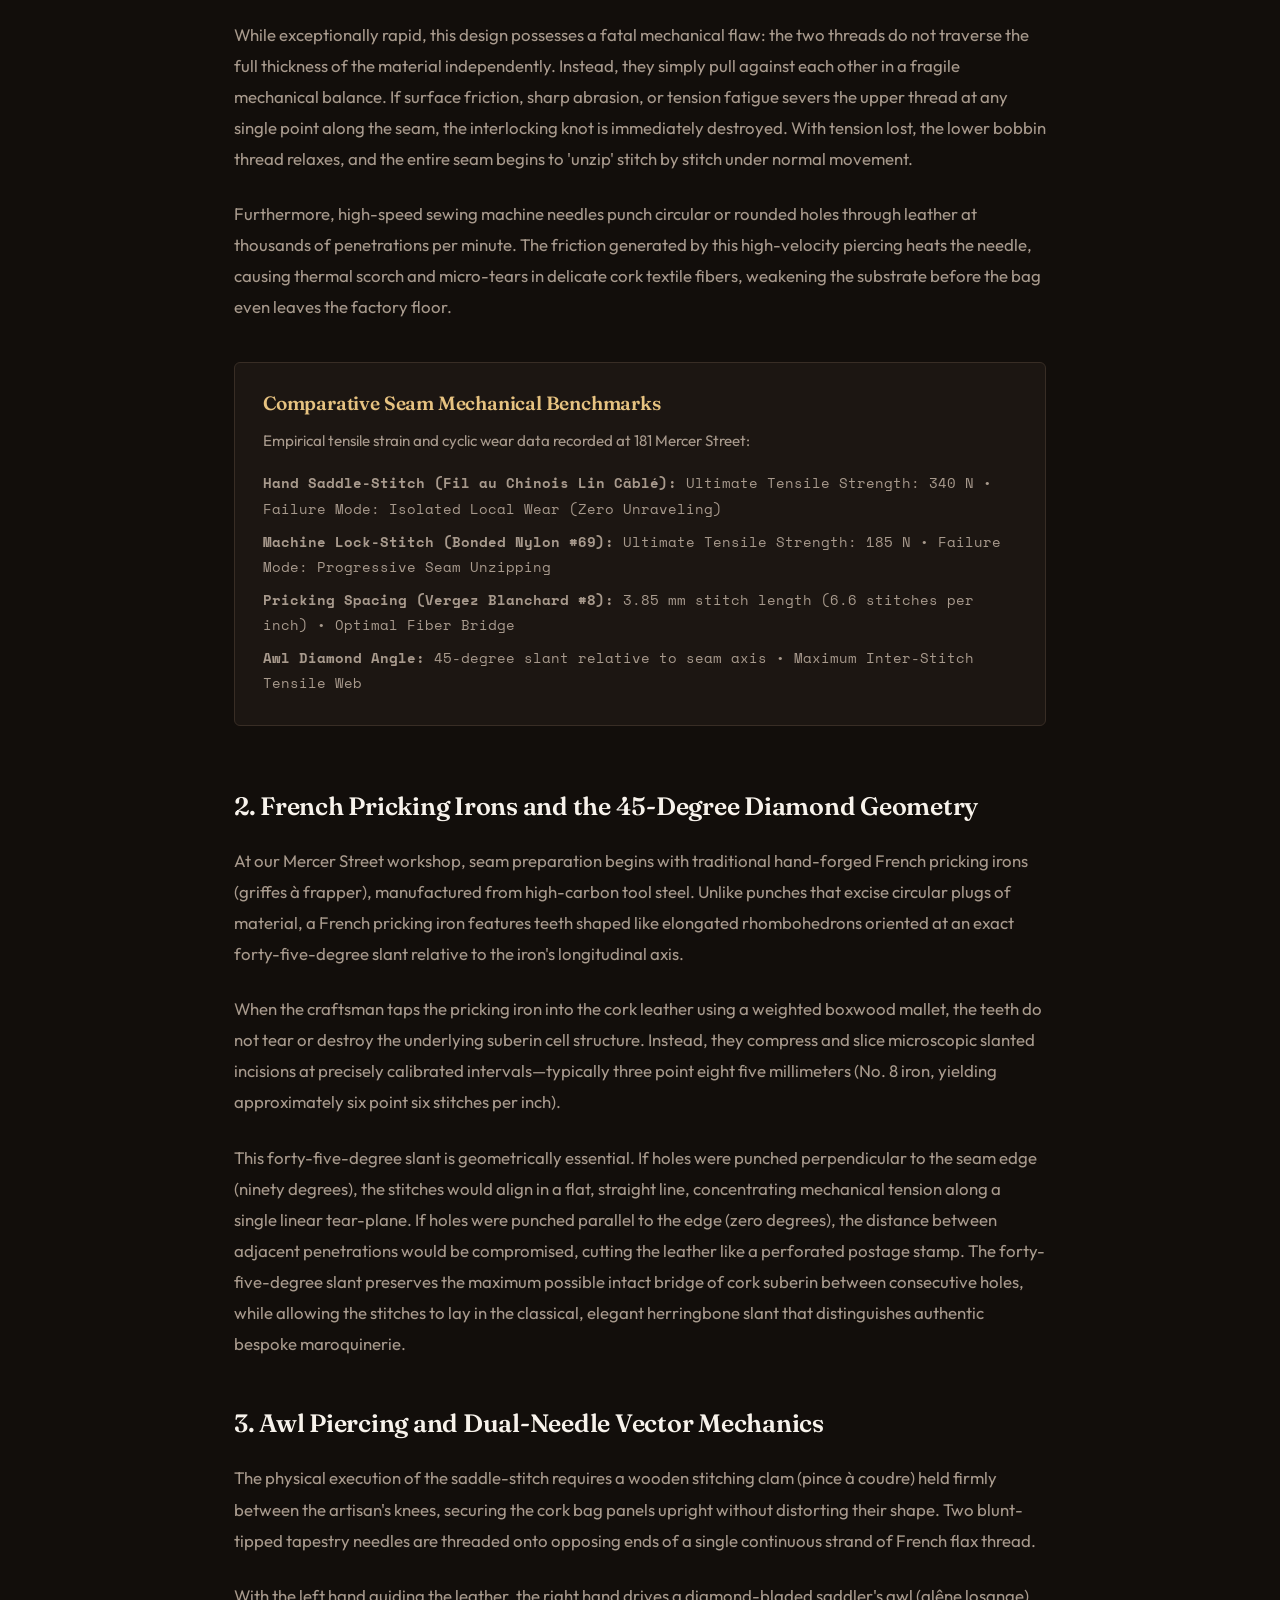
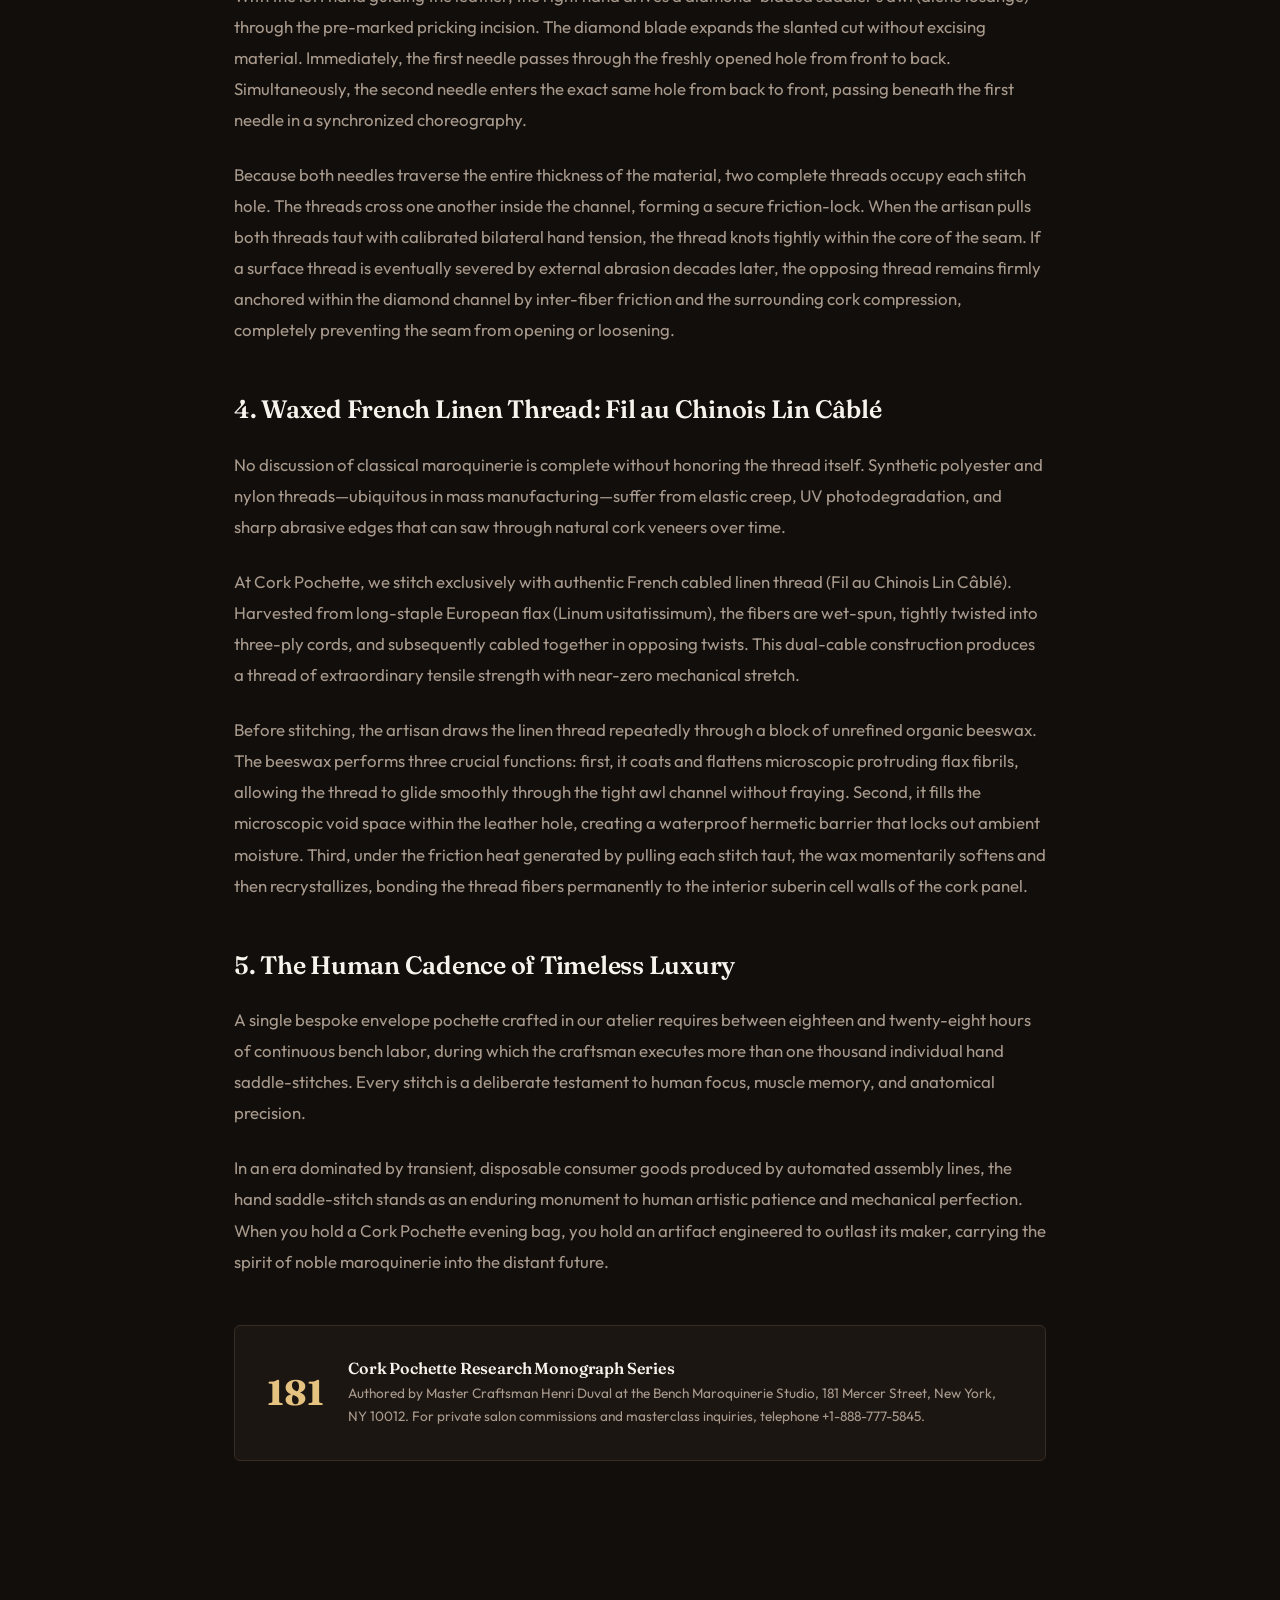
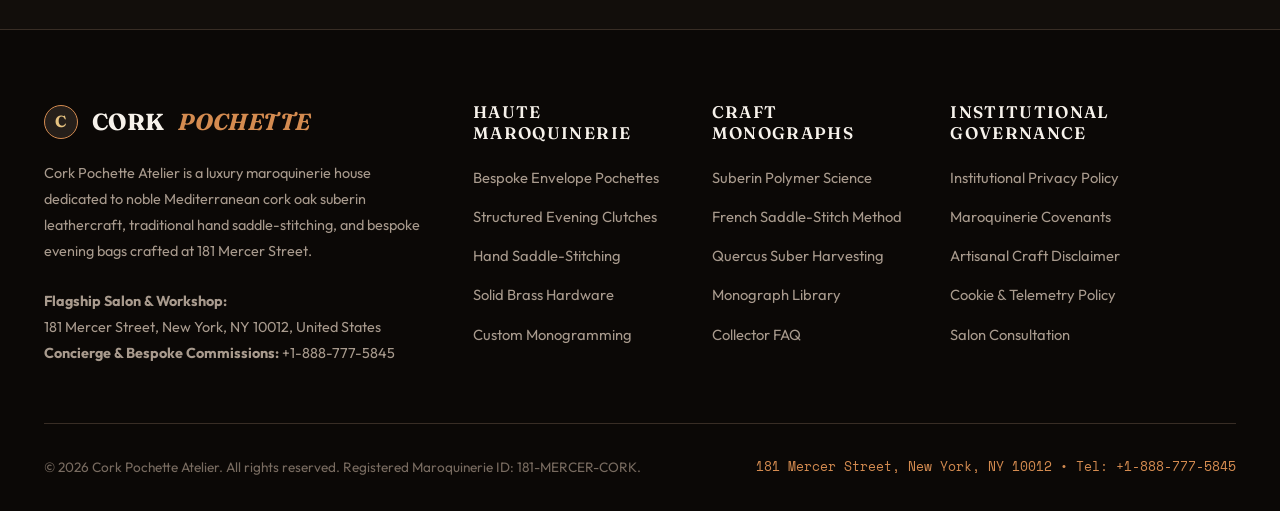
<file: blog/blog-2.html>
<!DOCTYPE html>
<html lang="en">
<head>
  <meta charset="UTF-8">
  <meta name="viewport" content="width=device-width, initial-scale=1.0">
  <title>Geometry of the French Saddle-Stitch & Pricking Iron Dynamics | Cork Pochette Luxury Atelier</title>
  <meta name="description" content="Bench leathercraft treatise analyzing French diamond awl geometries, thread tension vectors, beeswax lubrication, and hand saddle-stitch durability.">
  <link rel="canonical" href="https://corkpochette.com/">
  <!-- Google tag (gtag.js) -->
  <script async src="https://www.googletagmanager.com/gtag/js?id=G-0LY0HY7L01"></script>
  <script>
    window.dataLayer = window.dataLayer || [];
    function gtag(){dataLayer.push(arguments);}
    gtag('js', new Date());
    gtag('config', 'G-0LY0HY7L01');
  </script>
  <link rel="preconnect" href="https://fonts.googleapis.com">
  <link rel="preconnect" href="https://fonts.gstatic.com" crossorigin>
  <link href="https://fonts.googleapis.com/css2?family=Fraunces:ital,opsz,wght@0,9..144,500;0,9..144,600;0,9..144,700;1,9..144,400&family=Outfit:wght@400;500;600;700&family=Space+Mono:wght@400;700&display=swap" rel="stylesheet">
  <link rel="stylesheet" href="../assets/css/style.css">
</head>
<body>
<header class="site-header">
  <div class="container header-inner">
    <a href="../index.html" class="brand-logo">
      <div class="brand-crest">C</div>
      CORK <span>POCHETTE</span>
    </a>
    <ul class="nav-links">
      <li><a href="../index.html">Atelier</a></li>
      <li><a href="../about.html">Heritage</a></li>
      <li><a href="../services.html">Commissions</a></li>
      <li><a href="../faq.html">Collector FAQ</a></li>
      <li><a href="../blog.html" class="active">Treatises</a></li>
      <li><a href="../contact.html">Inquiries</a></li>
    </ul>
    <div class="header-actions">
      <a href="../contact.html" class="btn btn-primary">Salon Appointment</a>
      <button class="drawer-toggle" id="drawer-toggle" aria-label="Toggle Navigation">&#9776;</button>
    </div>
  </div>
</header>
<div class="mobile-drawer" id="mobile-drawer">
  <a href="../index.html">Atelier</a>
  <a href="../about.html">Heritage</a>
  <a href="../services.html">Commissions</a>
  <a href="../faq.html">Collector FAQ</a>
  <a href="../blog.html" class="active">Treatises</a>
  <a href="../contact.html">Salon Appointment</a>
</div>

<main>
  <article class="section-pad">
    <div class="container" style="max-width:860px;">
      <span class="eyebrow">Technical Monograph 02 &bull; Bench Maroquinerie & Tool Dynamics</span>
      <h1 style="margin:1rem 0 1.5rem; font-size:2.8rem;">The Geometry of the French Saddle-Stitch and Pricking Iron Dynamics</h1>
      
      <div style="display:flex; align-items:center; gap:1.5rem; margin-bottom:2.5rem; padding-bottom:1.5rem; border-bottom:1px solid var(--border-subtle); font-size:0.9rem; color:var(--text-secondary);">
        <span><strong>Author:</strong> Master Craftsman Henri Duval</span>
        <span><strong>Published:</strong> February 22, 2026</span>
        <span><strong>Location:</strong> 181 Mercer Street, New York</span>
      </div>

      <div style="margin:2rem 0; border-radius:6px; overflow:hidden; border:1px solid var(--border-subtle);">
        <img src="../assets/images/cork-edge-burnishing.jpg" alt="Hand Edge Dyeing and Beeswax Burnishing on Pouch Seam" style="width:100%; height:440px; object-fit:cover;">
      </div>

      <div style="color:var(--text-secondary); font-size:1.05rem; line-height:1.85; display:flex; flex-direction:column; gap:1.5rem;">
        <p>
          In the mechanized landscape of modern commercial leather production, the term 'handcrafted' is frequently co-opted as an empty marketing veneer. Automated computer-numerical-control sewing machines stitch thousands of luxury bags every hour, utilizing synthetic nylon threads and high-speed mechanical needles. Yet, across the grand historical ateliers of the Faubourg Saint-Honoré and our flagship workshop at 181 Mercer Street, true haute maroquinerie remains anchored to an uncompromising, manual bench discipline: the classical French saddle-stitch (le point sellier).
        </p>

        <p>
          The saddle-stitch is not merely a nostalgic aesthetic choice; it is an indisputable mechanical masterpiece of load-bearing vector physics. In this monograph, we dissect the geometric kinematics of hand pricking irons, the diamond profile of the saddler's awl, the internal friction mechanics of beeswax-coated flax fibers, and the empirical reasons why a hand-sewn cork pochette will maintain its structural integrity for generations after machine-sewn seams have catastrophically unraveled.
        </p>

        <h2 style="color:var(--text-primary); margin-top:1.5rem;">1. The Kinematic Flaw of the Machine Lock-Stitch</h2>

        <p>
          To appreciate the superiority of the saddle-stitch, one must first examine the inherent structural vulnerability of the industrial sewing machine. An automated sewing machine operates via a lock-stitch mechanism, utilizing two distinct thread spools: an upper needle thread and a lower bobbin thread. As the machine needle plunges downward through the leather, it carries a loop of the upper thread through the hole. Beneath the needle plate, a rotating hook catches this loop and wraps it around the bobbin thread, pulling the two threads together until they interlock at the geometric midpoint of the leather thickness.
        </p>

        <p>
          While exceptionally rapid, this design possesses a fatal mechanical flaw: the two threads do not traverse the full thickness of the material independently. Instead, they simply pull against each other in a fragile mechanical balance. If surface friction, sharp abrasion, or tension fatigue severs the upper thread at any single point along the seam, the interlocking knot is immediately destroyed. With tension lost, the lower bobbin thread relaxes, and the entire seam begins to 'unzip' stitch by stitch under normal movement.
        </p>

        <p>
          Furthermore, high-speed sewing machine needles punch circular or rounded holes through leather at thousands of penetrations per minute. The friction generated by this high-velocity piercing heats the needle, causing thermal scorch and micro-tears in delicate cork textile fibers, weakening the substrate before the bag even leaves the factory floor.
        </p>

        <div style="background:var(--bg-surface); border:1px solid var(--border-subtle); padding:1.75rem; border-radius:6px; margin:1rem 0;">
          <h3 style="color:var(--accent-brass); margin-bottom:0.75rem; font-size:1.2rem; font-family:var(--font-heading);">Comparative Seam Mechanical Benchmarks</h3>
          <p style="font-size:0.95rem; margin-bottom:1rem;">Empirical tensile strain and cyclic wear data recorded at 181 Mercer Street:</p>
          <ul style="list-style:none; display:flex; flex-direction:column; gap:0.5rem; font-family:var(--font-mono); font-size:0.85rem;">
            <li><strong>Hand Saddle-Stitch (Fil au Chinois Lin Câblé):</strong> Ultimate Tensile Strength: 340 N &bull; Failure Mode: Isolated Local Wear (Zero Unraveling)</li>
            <li><strong>Machine Lock-Stitch (Bonded Nylon #69):</strong> Ultimate Tensile Strength: 185 N &bull; Failure Mode: Progressive Seam Unzipping</li>
            <li><strong>Pricking Spacing (Vergez Blanchard #8):</strong> 3.85 mm stitch length (6.6 stitches per inch) &bull; Optimal Fiber Bridge</li>
            <li><strong>Awl Diamond Angle:</strong> 45-degree slant relative to seam axis &bull; Maximum Inter-Stitch Tensile Web</li>
          </ul>
        </div>

        <h2 style="color:var(--text-primary); margin-top:1.5rem;">2. French Pricking Irons and the 45-Degree Diamond Geometry</h2>

        <p>
          At our Mercer Street workshop, seam preparation begins with traditional hand-forged French pricking irons (griffes à frapper), manufactured from high-carbon tool steel. Unlike punches that excise circular plugs of material, a French pricking iron features teeth shaped like elongated rhombohedrons oriented at an exact forty-five-degree slant relative to the iron's longitudinal axis.
        </p>

        <p>
          When the craftsman taps the pricking iron into the cork leather using a weighted boxwood mallet, the teeth do not tear or destroy the underlying suberin cell structure. Instead, they compress and slice microscopic slanted incisions at precisely calibrated intervals—typically three point eight five millimeters (No. 8 iron, yielding approximately six point six stitches per inch).
        </p>

        <p>
          This forty-five-degree slant is geometrically essential. If holes were punched perpendicular to the seam edge (ninety degrees), the stitches would align in a flat, straight line, concentrating mechanical tension along a single linear tear-plane. If holes were punched parallel to the edge (zero degrees), the distance between adjacent penetrations would be compromised, cutting the leather like a perforated postage stamp. The forty-five-degree slant preserves the maximum possible intact bridge of cork suberin between consecutive holes, while allowing the stitches to lay in the classical, elegant herringbone slant that distinguishes authentic bespoke maroquinerie.
        </p>

        <h2 style="color:var(--text-primary); margin-top:1.5rem;">3. Awl Piercing and Dual-Needle Vector Mechanics</h2>

        <p>
          The physical execution of the saddle-stitch requires a wooden stitching clam (pince à coudre) held firmly between the artisan's knees, securing the cork bag panels upright without distorting their shape. Two blunt-tipped tapestry needles are threaded onto opposing ends of a single continuous strand of French flax thread.
        </p>

        <p>
          With the left hand guiding the leather, the right hand drives a diamond-bladed saddler's awl (alêne losange) through the pre-marked pricking incision. The diamond blade expands the slanted cut without excising material. Immediately, the first needle passes through the freshly opened hole from front to back. Simultaneously, the second needle enters the exact same hole from back to front, passing beneath the first needle in a synchronized choreography.
        </p>

        <p>
          Because both needles traverse the entire thickness of the material, two complete threads occupy each stitch hole. The threads cross one another inside the channel, forming a secure friction-lock. When the artisan pulls both threads taut with calibrated bilateral hand tension, the thread knots tightly within the core of the seam. If a surface thread is eventually severed by external abrasion decades later, the opposing thread remains firmly anchored within the diamond channel by inter-fiber friction and the surrounding cork compression, completely preventing the seam from opening or loosening.
        </p>

        <h2 style="color:var(--text-primary); margin-top:1.5rem;">4. Waxed French Linen Thread: Fil au Chinois Lin Câblé</h2>

        <p>
          No discussion of classical maroquinerie is complete without honoring the thread itself. Synthetic polyester and nylon threads—ubiquitous in mass manufacturing—suffer from elastic creep, UV photodegradation, and sharp abrasive edges that can saw through natural cork veneers over time.
        </p>

        <p>
          At Cork Pochette, we stitch exclusively with authentic French cabled linen thread (Fil au Chinois Lin Câblé). Harvested from long-staple European flax (Linum usitatissimum), the fibers are wet-spun, tightly twisted into three-ply cords, and subsequently cabled together in opposing twists. This dual-cable construction produces a thread of extraordinary tensile strength with near-zero mechanical stretch.
        </p>

        <p>
          Before stitching, the artisan draws the linen thread repeatedly through a block of unrefined organic beeswax. The beeswax performs three crucial functions: first, it coats and flattens microscopic protruding flax fibrils, allowing the thread to glide smoothly through the tight awl channel without fraying. Second, it fills the microscopic void space within the leather hole, creating a waterproof hermetic barrier that locks out ambient moisture. Third, under the friction heat generated by pulling each stitch taut, the wax momentarily softens and then recrystallizes, bonding the thread fibers permanently to the interior suberin cell walls of the cork panel.
        </p>

        <h2 style="color:var(--text-primary); margin-top:1.5rem;">5. The Human Cadence of Timeless Luxury</h2>

        <p>
          A single bespoke envelope pochette crafted in our atelier requires between eighteen and twenty-eight hours of continuous bench labor, during which the craftsman executes more than one thousand individual hand saddle-stitches. Every stitch is a deliberate testament to human focus, muscle memory, and anatomical precision.
        </p>

        <p>
          In an era dominated by transient, disposable consumer goods produced by automated assembly lines, the hand saddle-stitch stands as an enduring monument to human artistic patience and mechanical perfection. When you hold a Cork Pochette evening bag, you hold an artifact engineered to outlast its maker, carrying the spirit of noble maroquinerie into the distant future.
        </p>
      </div>

      <div style="margin-top:3rem; padding:2rem; background:var(--bg-surface); border:1px solid var(--border-subtle); border-radius:6px; display:flex; gap:1.5rem; align-items:center;">
        <div style="font-family:var(--font-heading); font-weight:700; font-size:2.2rem; color:var(--accent-brass);">181</div>
        <div>
          <h4 style="margin-bottom:0.25rem; font-family:var(--font-heading);">Cork Pochette Research Monograph Series</h4>
          <p style="font-size:0.85rem; color:var(--text-secondary);">Authored by Master Craftsman Henri Duval at the Bench Maroquinerie Studio, 181 Mercer Street, New York, NY 10012. For private salon commissions and masterclass inquiries, telephone +1-888-777-5845.</p>
        </div>
      </div>
    </div>
  </article>
</main>

<footer class="site-footer">
  <div class="container">
    <div class="footer-grid">
      <div class="footer-col">
        <div class="brand-logo" style="margin-bottom:1.25rem;">
          <div class="brand-crest">C</div>
          CORK <span>POCHETTE</span>
        </div>
        <p class="footer-meta" style="margin-bottom:1.5rem;">
          Cork Pochette Atelier is a luxury maroquinerie house dedicated to noble Mediterranean cork oak suberin leathercraft, traditional hand saddle-stitching, and bespoke evening bags crafted at 181 Mercer Street.
        </p>
        <p class="footer-meta">
          <strong>Flagship Salon & Workshop:</strong><br>
          181 Mercer Street, New York, NY 10012, United States<br>
          <strong>Concierge & Bespoke Commissions:</strong> +1-888-777-5845
        </p>
      </div>
      <div class="footer-col">
        <h4>Haute Maroquinerie</h4>
        <ul>
          <li><a href="../services.html">Bespoke Envelope Pochettes</a></li>
          <li><a href="../services.html">Structured Evening Clutches</a></li>
          <li><a href="../services.html">Hand Saddle-Stitching</a></li>
          <li><a href="../services.html">Solid Brass Hardware</a></li>
          <li><a href="../services.html">Custom Monogramming</a></li>
        </ul>
      </div>
      <div class="footer-col">
        <h4>Craft Monographs</h4>
        <ul>
          <li><a href="blog-1.html">Suberin Polymer Science</a></li>
          <li><a href="blog-2.html">French Saddle-Stitch Method</a></li>
          <li><a href="blog-3.html">Quercus Suber Harvesting</a></li>
          <li><a href="../blog.html">Monograph Library</a></li>
          <li><a href="../faq.html">Collector FAQ</a></li>
        </ul>
      </div>
      <div class="footer-col">
        <h4>Institutional Governance</h4>
        <ul>
          <li><a href="../privacy-policy.html">Institutional Privacy Policy</a></li>
          <li><a href="../terms-and-conditions.html">Maroquinerie Covenants</a></li>
          <li><a href="../disclaimer.html">Artisanal Craft Disclaimer</a></li>
          <li><a href="../cookie-policy.html">Cookie & Telemetry Policy</a></li>
          <li><a href="../contact.html">Salon Consultation</a></li>
        </ul>
      </div>
    </div>
    <div class="footer-bottom">
      <div>&copy; 2026 Cork Pochette Atelier. All rights reserved. Registered Maroquinerie ID: 181-MERCER-CORK.</div>
      <div style="font-family:var(--font-mono); font-size:0.8rem; color:var(--accent-terracotta);">181 Mercer Street, New York, NY 10012 &bull; Tel: +1-888-777-5845</div>
    </div>
  </div>
</footer>
<script src="../assets/js/main.js"></script>
</body>
</html>
</file>
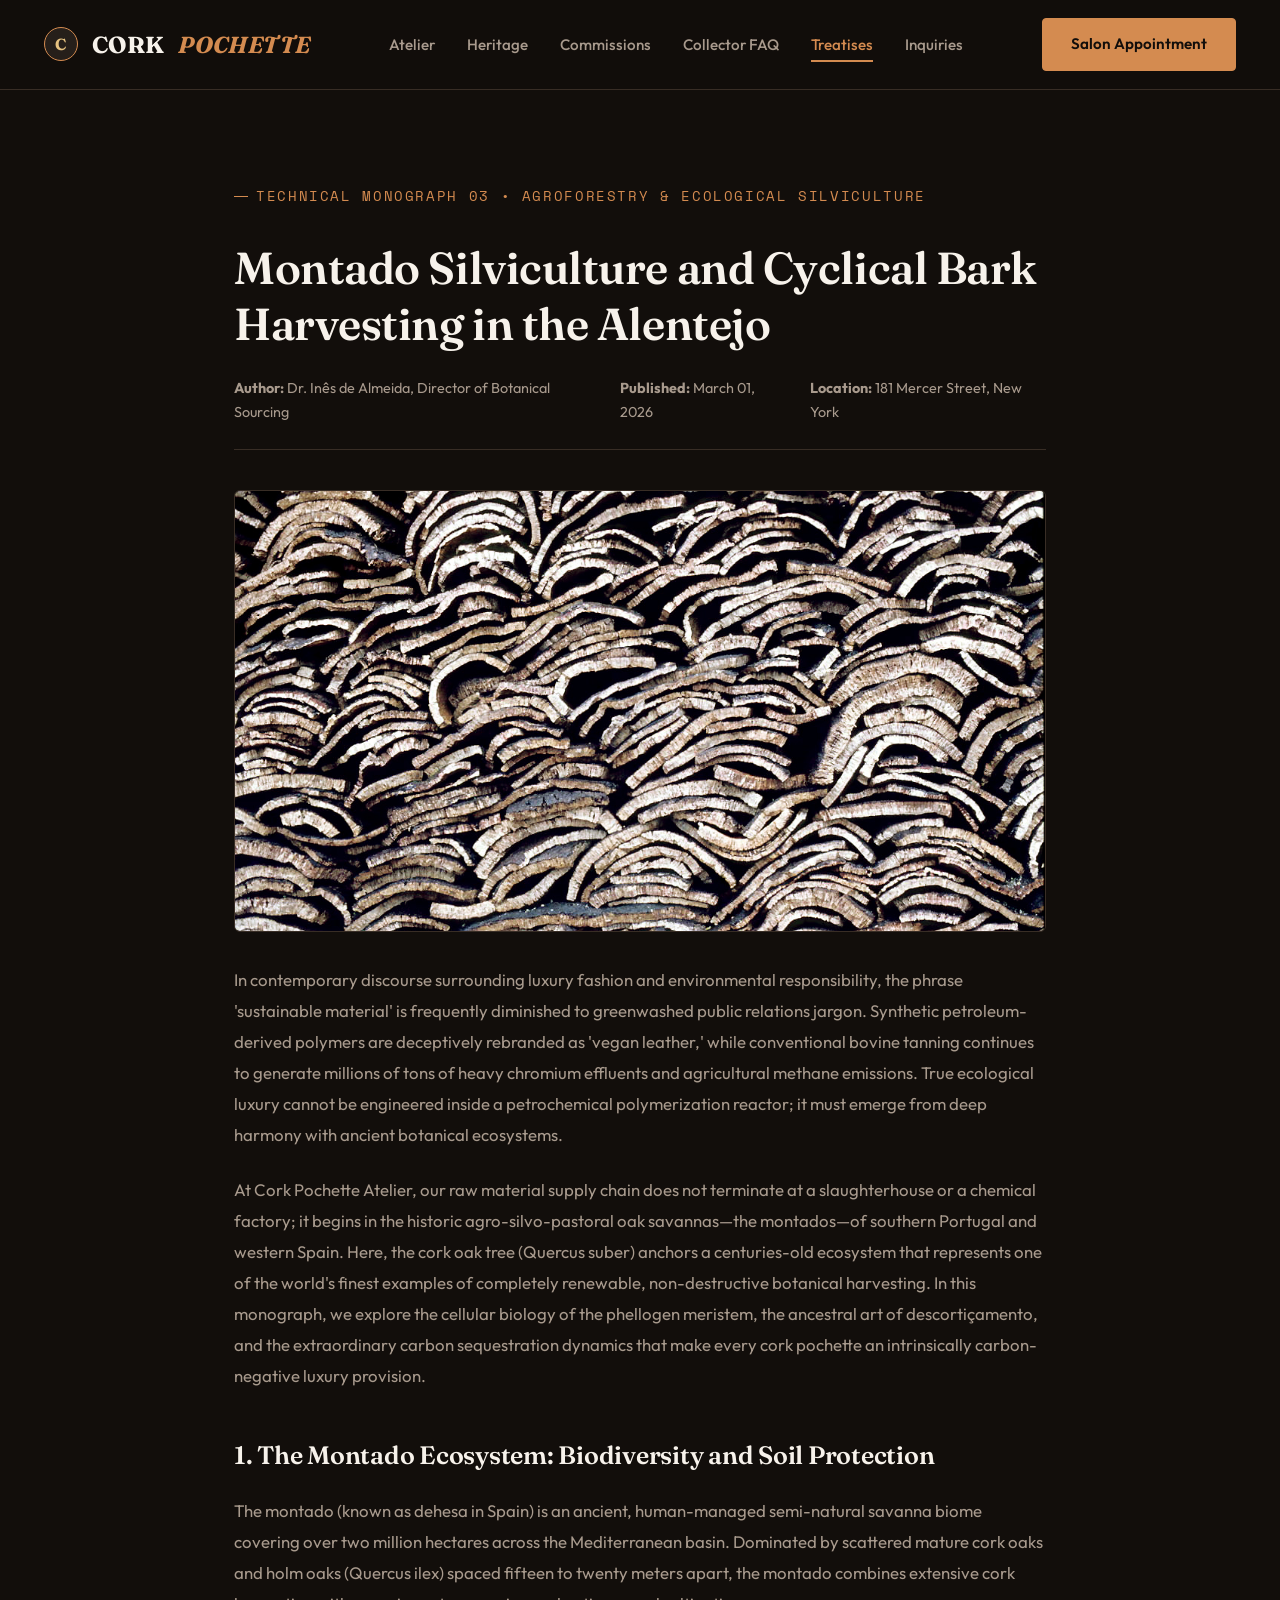
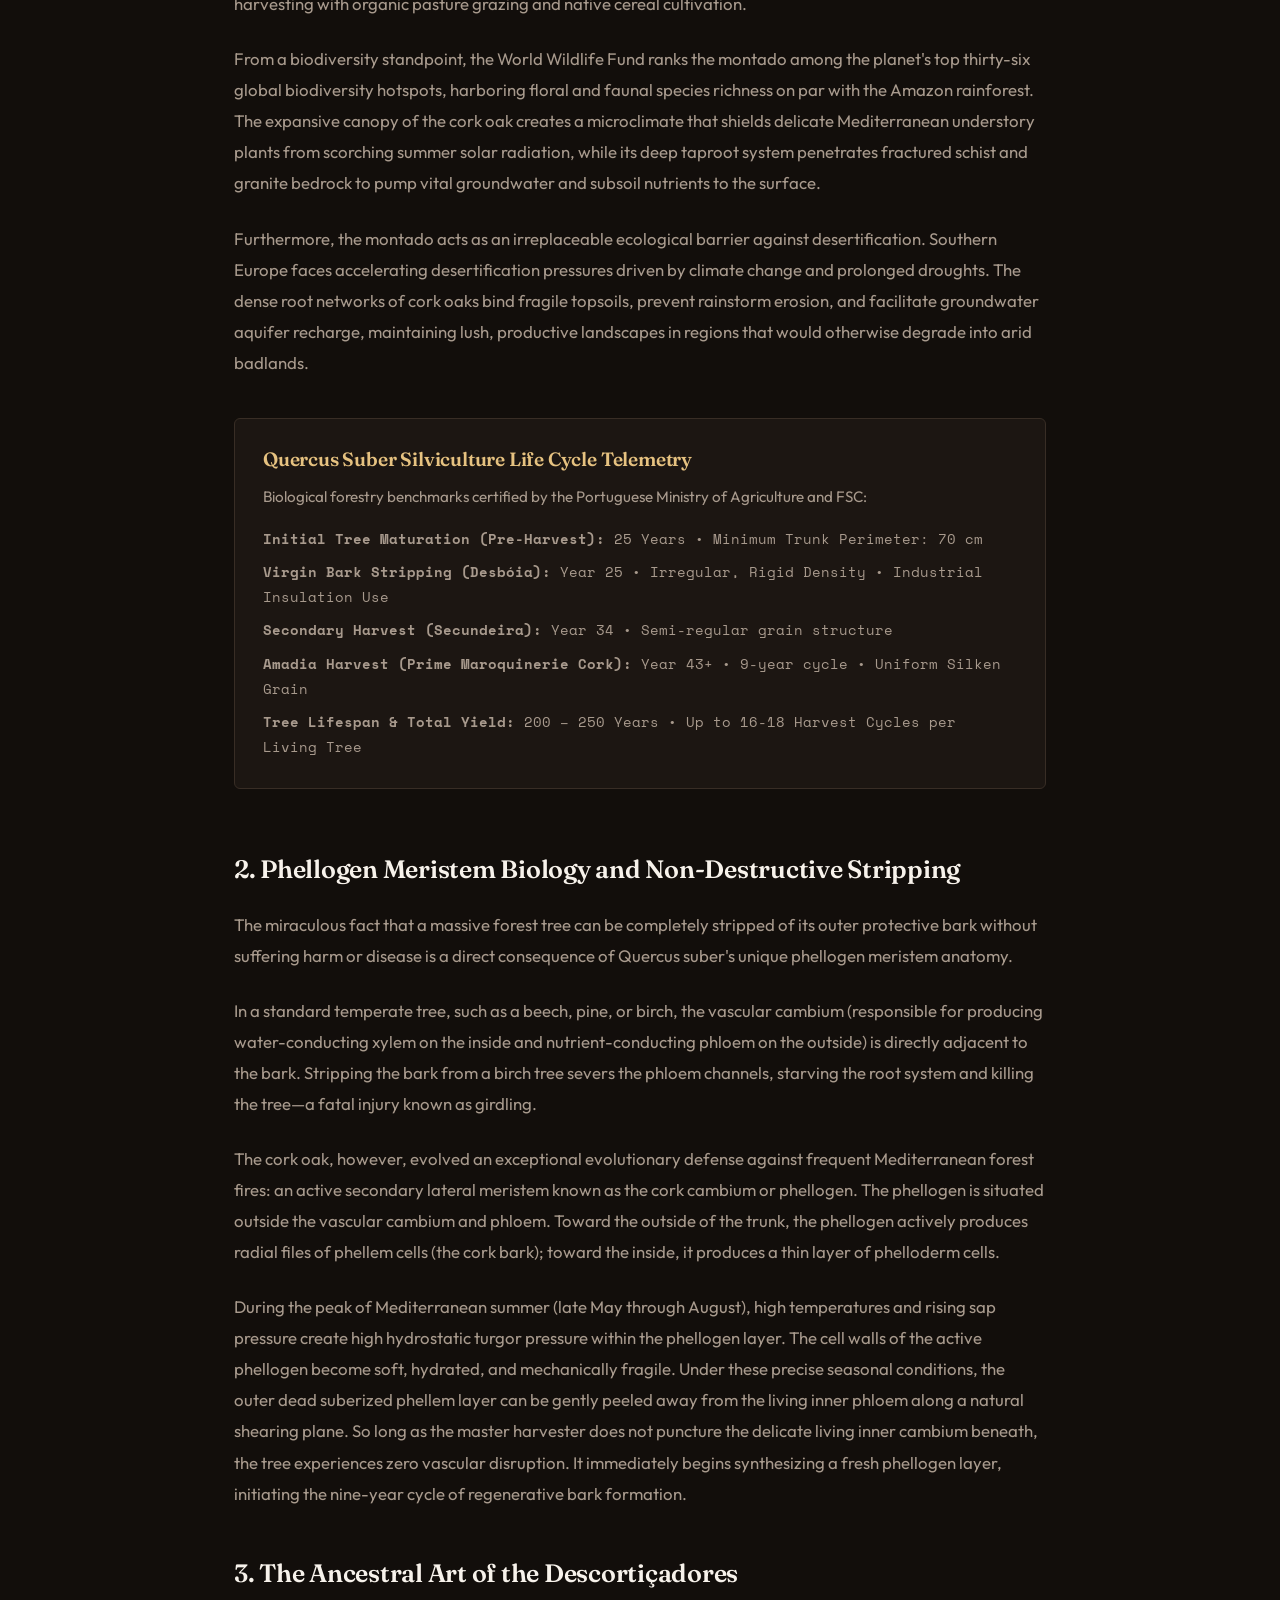
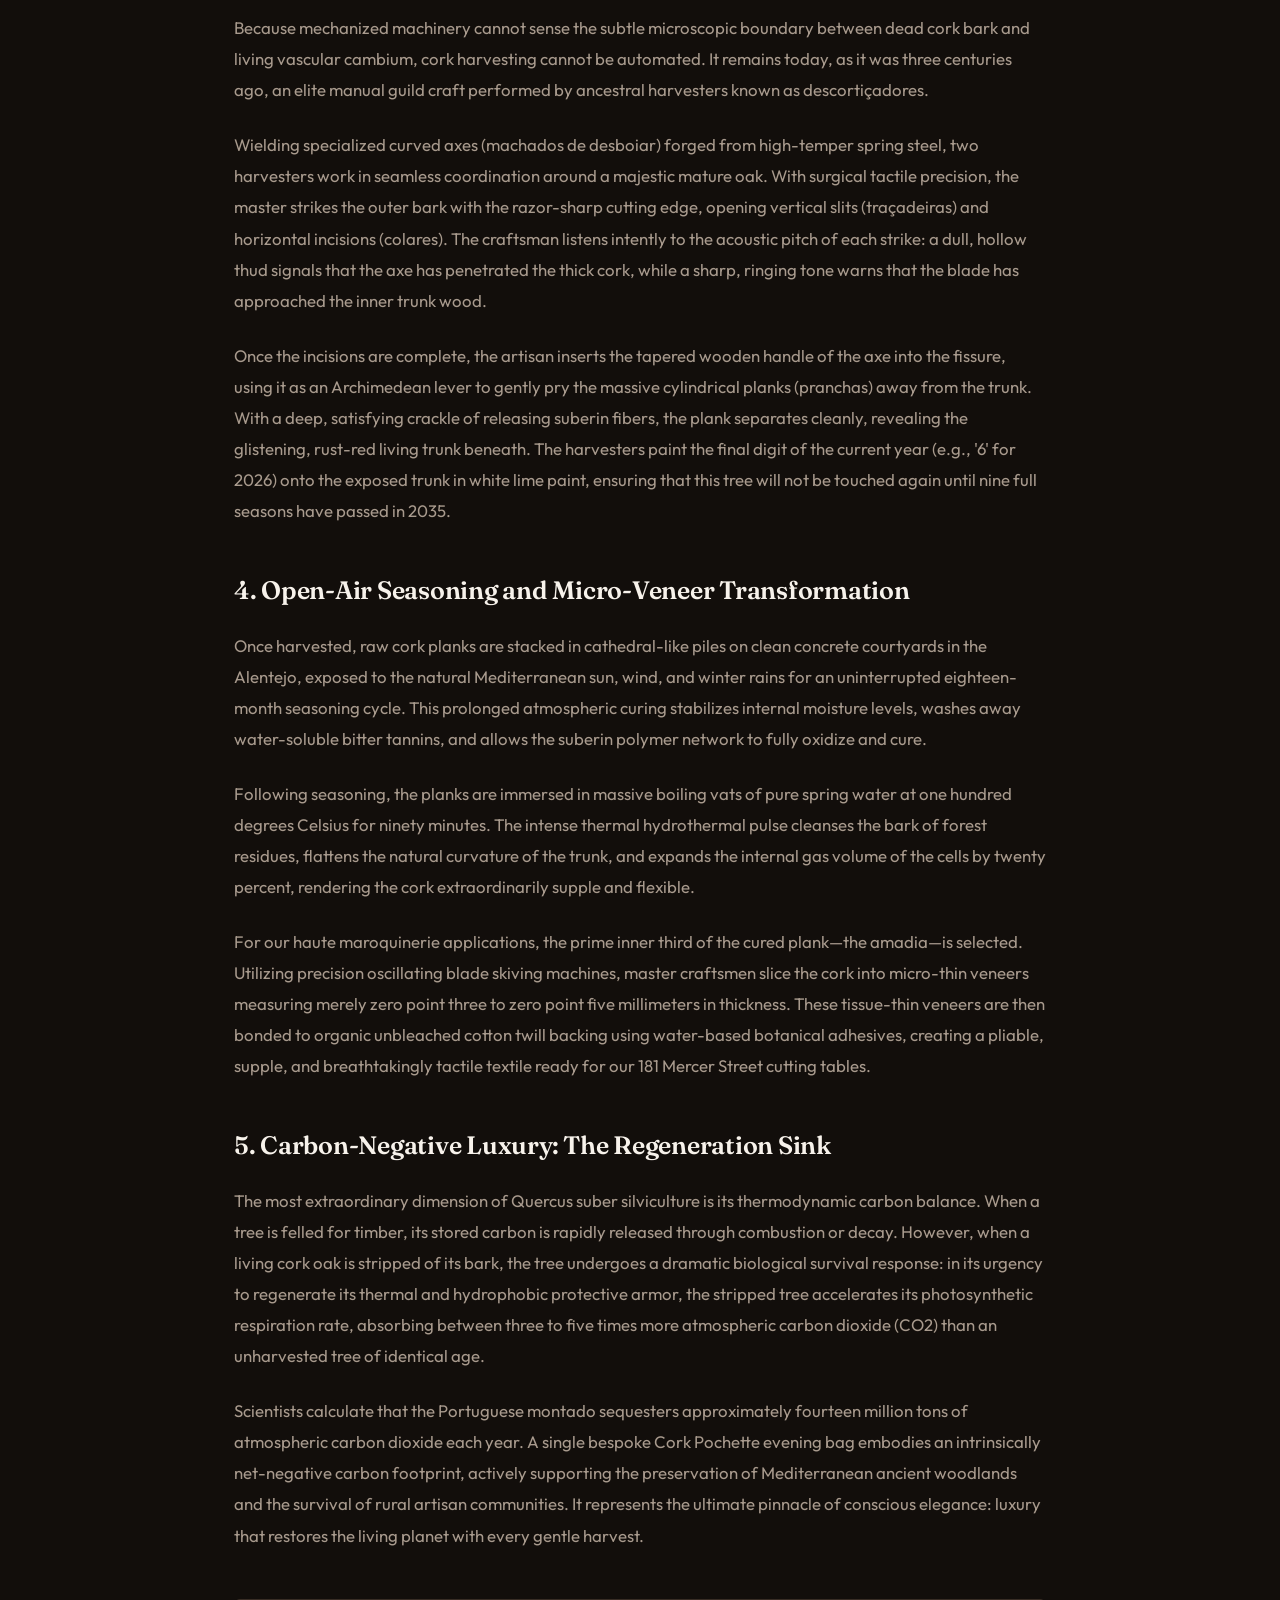
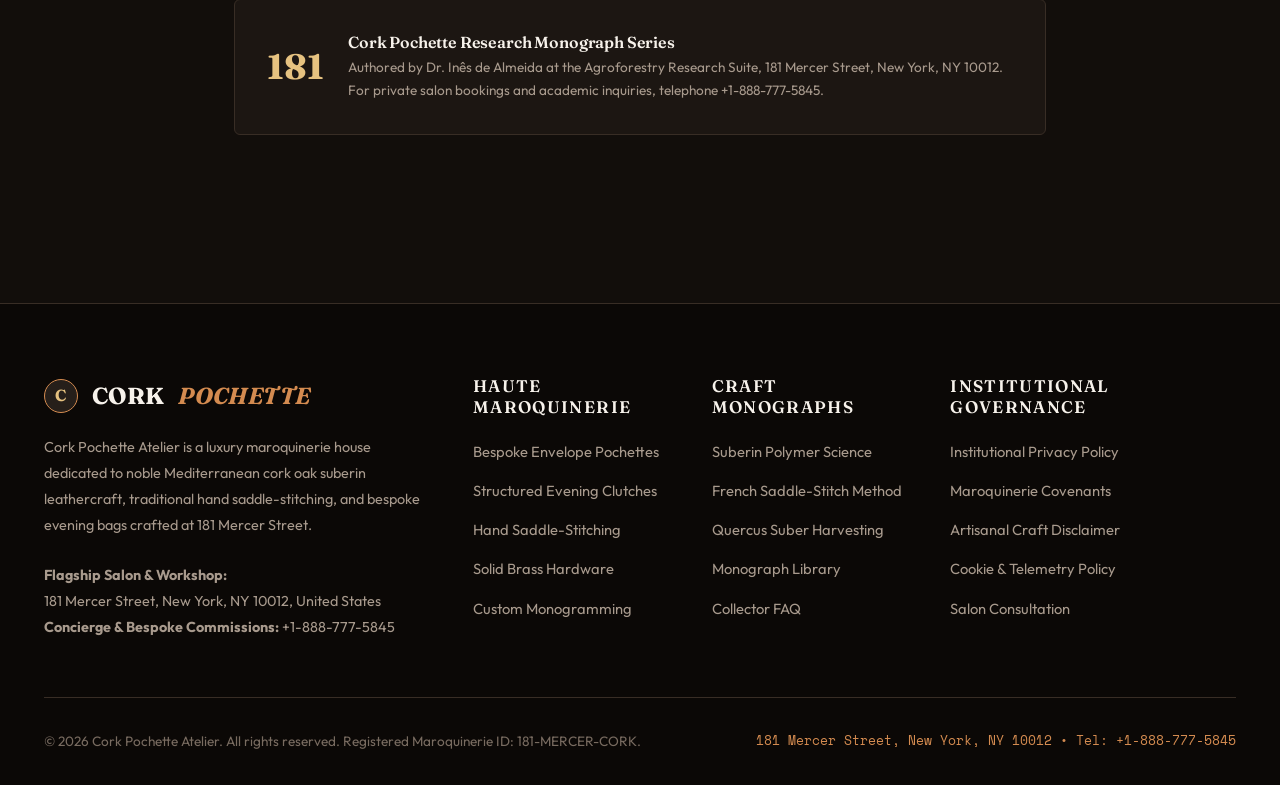
<file: blog/blog-3.html>
<!DOCTYPE html>
<html lang="en">
<head>
  <meta charset="UTF-8">
  <meta name="viewport" content="width=device-width, initial-scale=1.0">
  <title>Montado Silviculture & Cyclical Bark Harvesting in the Alentejo | Cork Pochette Luxury Atelier</title>
  <meta name="description" content="Ecological forestry treatise on Quercus suber cork oak phellogen biology, descortiçamento stripping, and carbon-negative luxury maroquinerie.">
  <link rel="canonical" href="https://corkpochette.com/">
  <!-- Google tag (gtag.js) -->
  <script async src="https://www.googletagmanager.com/gtag/js?id=G-0LY0HY7L01"></script>
  <script>
    window.dataLayer = window.dataLayer || [];
    function gtag(){dataLayer.push(arguments);}
    gtag('js', new Date());
    gtag('config', 'G-0LY0HY7L01');
  </script>
  <link rel="preconnect" href="https://fonts.googleapis.com">
  <link rel="preconnect" href="https://fonts.gstatic.com" crossorigin>
  <link href="https://fonts.googleapis.com/css2?family=Fraunces:ital,opsz,wght@0,9..144,500;0,9..144,600;0,9..144,700;1,9..144,400&family=Outfit:wght@400;500;600;700&family=Space+Mono:wght@400;700&display=swap" rel="stylesheet">
  <link rel="stylesheet" href="../assets/css/style.css">
</head>
<body>
<header class="site-header">
  <div class="container header-inner">
    <a href="../index.html" class="brand-logo">
      <div class="brand-crest">C</div>
      CORK <span>POCHETTE</span>
    </a>
    <ul class="nav-links">
      <li><a href="../index.html">Atelier</a></li>
      <li><a href="../about.html">Heritage</a></li>
      <li><a href="../services.html">Commissions</a></li>
      <li><a href="../faq.html">Collector FAQ</a></li>
      <li><a href="../blog.html" class="active">Treatises</a></li>
      <li><a href="../contact.html">Inquiries</a></li>
    </ul>
    <div class="header-actions">
      <a href="../contact.html" class="btn btn-primary">Salon Appointment</a>
      <button class="drawer-toggle" id="drawer-toggle" aria-label="Toggle Navigation">&#9776;</button>
    </div>
  </div>
</header>
<div class="mobile-drawer" id="mobile-drawer">
  <a href="../index.html">Atelier</a>
  <a href="../about.html">Heritage</a>
  <a href="../services.html">Commissions</a>
  <a href="../faq.html">Collector FAQ</a>
  <a href="../blog.html" class="active">Treatises</a>
  <a href="../contact.html">Salon Appointment</a>
</div>

<main>
  <article class="section-pad">
    <div class="container" style="max-width:860px;">
      <span class="eyebrow">Technical Monograph 03 &bull; Agroforestry & Ecological Silviculture</span>
      <h1 style="margin:1rem 0 1.5rem; font-size:2.8rem;">Montado Silviculture and Cyclical Bark Harvesting in the Alentejo</h1>
      
      <div style="display:flex; align-items:center; gap:1.5rem; margin-bottom:2.5rem; padding-bottom:1.5rem; border-bottom:1px solid var(--border-subtle); font-size:0.9rem; color:var(--text-secondary);">
        <span><strong>Author:</strong> Dr. Inês de Almeida, Director of Botanical Sourcing</span>
        <span><strong>Published:</strong> March 01, 2026</span>
        <span><strong>Location:</strong> 181 Mercer Street, New York</span>
      </div>

      <div style="margin:2rem 0; border-radius:6px; overflow:hidden; border:1px solid var(--border-subtle);">
        <img src="../assets/images/cork-raw-harvest-stack.jpg" alt="Stacked Raw Cork Bark Planks Seasoning in Open Air" style="width:100%; height:440px; object-fit:cover;">
      </div>

      <div style="color:var(--text-secondary); font-size:1.05rem; line-height:1.85; display:flex; flex-direction:column; gap:1.5rem;">
        <p>
          In contemporary discourse surrounding luxury fashion and environmental responsibility, the phrase 'sustainable material' is frequently diminished to greenwashed public relations jargon. Synthetic petroleum-derived polymers are deceptively rebranded as 'vegan leather,' while conventional bovine tanning continues to generate millions of tons of heavy chromium effluents and agricultural methane emissions. True ecological luxury cannot be engineered inside a petrochemical polymerization reactor; it must emerge from deep harmony with ancient botanical ecosystems.
        </p>

        <p>
          At Cork Pochette Atelier, our raw material supply chain does not terminate at a slaughterhouse or a chemical factory; it begins in the historic agro-silvo-pastoral oak savannas—the montados—of southern Portugal and western Spain. Here, the cork oak tree (Quercus suber) anchors a centuries-old ecosystem that represents one of the world's finest examples of completely renewable, non-destructive botanical harvesting. In this monograph, we explore the cellular biology of the phellogen meristem, the ancestral art of descortiçamento, and the extraordinary carbon sequestration dynamics that make every cork pochette an intrinsically carbon-negative luxury provision.
        </p>

        <h2 style="color:var(--text-primary); margin-top:1.5rem;">1. The Montado Ecosystem: Biodiversity and Soil Protection</h2>

        <p>
          The montado (known as dehesa in Spain) is an ancient, human-managed semi-natural savanna biome covering over two million hectares across the Mediterranean basin. Dominated by scattered mature cork oaks and holm oaks (Quercus ilex) spaced fifteen to twenty meters apart, the montado combines extensive cork harvesting with organic pasture grazing and native cereal cultivation.
        </p>

        <p>
          From a biodiversity standpoint, the World Wildlife Fund ranks the montado among the planet's top thirty-six global biodiversity hotspots, harboring floral and faunal species richness on par with the Amazon rainforest. The expansive canopy of the cork oak creates a microclimate that shields delicate Mediterranean understory plants from scorching summer solar radiation, while its deep taproot system penetrates fractured schist and granite bedrock to pump vital groundwater and subsoil nutrients to the surface.
        </p>

        <p>
          Furthermore, the montado acts as an irreplaceable ecological barrier against desertification. Southern Europe faces accelerating desertification pressures driven by climate change and prolonged droughts. The dense root networks of cork oaks bind fragile topsoils, prevent rainstorm erosion, and facilitate groundwater aquifer recharge, maintaining lush, productive landscapes in regions that would otherwise degrade into arid badlands.
        </p>

        <div style="background:var(--bg-surface); border:1px solid var(--border-subtle); padding:1.75rem; border-radius:6px; margin:1rem 0;">
          <h3 style="color:var(--accent-brass); margin-bottom:0.75rem; font-size:1.2rem; font-family:var(--font-heading);">Quercus Suber Silviculture Life Cycle Telemetry</h3>
          <p style="font-size:0.95rem; margin-bottom:1rem;">Biological forestry benchmarks certified by the Portuguese Ministry of Agriculture and FSC:</p>
          <ul style="list-style:none; display:flex; flex-direction:column; gap:0.5rem; font-family:var(--font-mono); font-size:0.85rem;">
            <li><strong>Initial Tree Maturation (Pre-Harvest):</strong> 25 Years &bull; Minimum Trunk Perimeter: 70 cm</li>
            <li><strong>Virgin Bark Stripping (Desbóia):</strong> Year 25 &bull; Irregular, Rigid Density &bull; Industrial Insulation Use</li>
            <li><strong>Secondary Harvest (Secundeira):</strong> Year 34 &bull; Semi-regular grain structure</li>
            <li><strong>Amadia Harvest (Prime Maroquinerie Cork):</strong> Year 43+ &bull; 9-year cycle &bull; Uniform Silken Grain</li>
            <li><strong>Tree Lifespan & Total Yield:</strong> 200 &ndash; 250 Years &bull; Up to 16-18 Harvest Cycles per Living Tree</li>
          </ul>
        </div>

        <h2 style="color:var(--text-primary); margin-top:1.5rem;">2. Phellogen Meristem Biology and Non-Destructive Stripping</h2>

        <p>
          The miraculous fact that a massive forest tree can be completely stripped of its outer protective bark without suffering harm or disease is a direct consequence of Quercus suber's unique phellogen meristem anatomy.
        </p>

        <p>
          In a standard temperate tree, such as a beech, pine, or birch, the vascular cambium (responsible for producing water-conducting xylem on the inside and nutrient-conducting phloem on the outside) is directly adjacent to the bark. Stripping the bark from a birch tree severs the phloem channels, starving the root system and killing the tree—a fatal injury known as girdling.
        </p>

        <p>
          The cork oak, however, evolved an exceptional evolutionary defense against frequent Mediterranean forest fires: an active secondary lateral meristem known as the cork cambium or phellogen. The phellogen is situated outside the vascular cambium and phloem. Toward the outside of the trunk, the phellogen actively produces radial files of phellem cells (the cork bark); toward the inside, it produces a thin layer of phelloderm cells.
        </p>

        <p>
          During the peak of Mediterranean summer (late May through August), high temperatures and rising sap pressure create high hydrostatic turgor pressure within the phellogen layer. The cell walls of the active phellogen become soft, hydrated, and mechanically fragile. Under these precise seasonal conditions, the outer dead suberized phellem layer can be gently peeled away from the living inner phloem along a natural shearing plane. So long as the master harvester does not puncture the delicate living inner cambium beneath, the tree experiences zero vascular disruption. It immediately begins synthesizing a fresh phellogen layer, initiating the nine-year cycle of regenerative bark formation.
        </p>

        <h2 style="color:var(--text-primary); margin-top:1.5rem;">3. The Ancestral Art of the Descortiçadores</h2>

        <p>
          Because mechanized machinery cannot sense the subtle microscopic boundary between dead cork bark and living vascular cambium, cork harvesting cannot be automated. It remains today, as it was three centuries ago, an elite manual guild craft performed by ancestral harvesters known as descortiçadores.
        </p>

        <p>
          Wielding specialized curved axes (machados de desboiar) forged from high-temper spring steel, two harvesters work in seamless coordination around a majestic mature oak. With surgical tactile precision, the master strikes the outer bark with the razor-sharp cutting edge, opening vertical slits (traçadeiras) and horizontal incisions (colares). The craftsman listens intently to the acoustic pitch of each strike: a dull, hollow thud signals that the axe has penetrated the thick cork, while a sharp, ringing tone warns that the blade has approached the inner trunk wood.
        </p>

        <p>
          Once the incisions are complete, the artisan inserts the tapered wooden handle of the axe into the fissure, using it as an Archimedean lever to gently pry the massive cylindrical planks (pranchas) away from the trunk. With a deep, satisfying crackle of releasing suberin fibers, the plank separates cleanly, revealing the glistening, rust-red living trunk beneath. The harvesters paint the final digit of the current year (e.g., '6' for 2026) onto the exposed trunk in white lime paint, ensuring that this tree will not be touched again until nine full seasons have passed in 2035.
        </p>

        <h2 style="color:var(--text-primary); margin-top:1.5rem;">4. Open-Air Seasoning and Micro-Veneer Transformation</h2>

        <p>
          Once harvested, raw cork planks are stacked in cathedral-like piles on clean concrete courtyards in the Alentejo, exposed to the natural Mediterranean sun, wind, and winter rains for an uninterrupted eighteen-month seasoning cycle. This prolonged atmospheric curing stabilizes internal moisture levels, washes away water-soluble bitter tannins, and allows the suberin polymer network to fully oxidize and cure.
        </p>

        <p>
          Following seasoning, the planks are immersed in massive boiling vats of pure spring water at one hundred degrees Celsius for ninety minutes. The intense thermal hydrothermal pulse cleanses the bark of forest residues, flattens the natural curvature of the trunk, and expands the internal gas volume of the cells by twenty percent, rendering the cork extraordinarily supple and flexible.
        </p>

        <p>
          For our haute maroquinerie applications, the prime inner third of the cured plank—the amadia—is selected. Utilizing precision oscillating blade skiving machines, master craftsmen slice the cork into micro-thin veneers measuring merely zero point three to zero point five millimeters in thickness. These tissue-thin veneers are then bonded to organic unbleached cotton twill backing using water-based botanical adhesives, creating a pliable, supple, and breathtakingly tactile textile ready for our 181 Mercer Street cutting tables.
        </p>

        <h2 style="color:var(--text-primary); margin-top:1.5rem;">5. Carbon-Negative Luxury: The Regeneration Sink</h2>

        <p>
          The most extraordinary dimension of Quercus suber silviculture is its thermodynamic carbon balance. When a tree is felled for timber, its stored carbon is rapidly released through combustion or decay. However, when a living cork oak is stripped of its bark, the tree undergoes a dramatic biological survival response: in its urgency to regenerate its thermal and hydrophobic protective armor, the stripped tree accelerates its photosynthetic respiration rate, absorbing between three to five times more atmospheric carbon dioxide (CO2) than an unharvested tree of identical age.
        </p>

        <p>
          Scientists calculate that the Portuguese montado sequesters approximately fourteen million tons of atmospheric carbon dioxide each year. A single bespoke Cork Pochette evening bag embodies an intrinsically net-negative carbon footprint, actively supporting the preservation of Mediterranean ancient woodlands and the survival of rural artisan communities. It represents the ultimate pinnacle of conscious elegance: luxury that restores the living planet with every gentle harvest.
        </p>
      </div>

      <div style="margin-top:3rem; padding:2rem; background:var(--bg-surface); border:1px solid var(--border-subtle); border-radius:6px; display:flex; gap:1.5rem; align-items:center;">
        <div style="font-family:var(--font-heading); font-weight:700; font-size:2.2rem; color:var(--accent-brass);">181</div>
        <div>
          <h4 style="margin-bottom:0.25rem; font-family:var(--font-heading);">Cork Pochette Research Monograph Series</h4>
          <p style="font-size:0.85rem; color:var(--text-secondary);">Authored by Dr. Inês de Almeida at the Agroforestry Research Suite, 181 Mercer Street, New York, NY 10012. For private salon bookings and academic inquiries, telephone +1-888-777-5845.</p>
        </div>
      </div>
    </div>
  </article>
</main>

<footer class="site-footer">
  <div class="container">
    <div class="footer-grid">
      <div class="footer-col">
        <div class="brand-logo" style="margin-bottom:1.25rem;">
          <div class="brand-crest">C</div>
          CORK <span>POCHETTE</span>
        </div>
        <p class="footer-meta" style="margin-bottom:1.5rem;">
          Cork Pochette Atelier is a luxury maroquinerie house dedicated to noble Mediterranean cork oak suberin leathercraft, traditional hand saddle-stitching, and bespoke evening bags crafted at 181 Mercer Street.
        </p>
        <p class="footer-meta">
          <strong>Flagship Salon & Workshop:</strong><br>
          181 Mercer Street, New York, NY 10012, United States<br>
          <strong>Concierge & Bespoke Commissions:</strong> +1-888-777-5845
        </p>
      </div>
      <div class="footer-col">
        <h4>Haute Maroquinerie</h4>
        <ul>
          <li><a href="../services.html">Bespoke Envelope Pochettes</a></li>
          <li><a href="../services.html">Structured Evening Clutches</a></li>
          <li><a href="../services.html">Hand Saddle-Stitching</a></li>
          <li><a href="../services.html">Solid Brass Hardware</a></li>
          <li><a href="../services.html">Custom Monogramming</a></li>
        </ul>
      </div>
      <div class="footer-col">
        <h4>Craft Monographs</h4>
        <ul>
          <li><a href="blog-1.html">Suberin Polymer Science</a></li>
          <li><a href="blog-2.html">French Saddle-Stitch Method</a></li>
          <li><a href="blog-3.html">Quercus Suber Harvesting</a></li>
          <li><a href="../blog.html">Monograph Library</a></li>
          <li><a href="../faq.html">Collector FAQ</a></li>
        </ul>
      </div>
      <div class="footer-col">
        <h4>Institutional Governance</h4>
        <ul>
          <li><a href="../privacy-policy.html">Institutional Privacy Policy</a></li>
          <li><a href="../terms-and-conditions.html">Maroquinerie Covenants</a></li>
          <li><a href="../disclaimer.html">Artisanal Craft Disclaimer</a></li>
          <li><a href="../cookie-policy.html">Cookie & Telemetry Policy</a></li>
          <li><a href="../contact.html">Salon Consultation</a></li>
        </ul>
      </div>
    </div>
    <div class="footer-bottom">
      <div>&copy; 2026 Cork Pochette Atelier. All rights reserved. Registered Maroquinerie ID: 181-MERCER-CORK.</div>
      <div style="font-family:var(--font-mono); font-size:0.8rem; color:var(--accent-terracotta);">181 Mercer Street, New York, NY 10012 &bull; Tel: +1-888-777-5845</div>
    </div>
  </div>
</footer>
<script src="../assets/js/main.js"></script>
</body>
</html>
</file>
<file: assets/css/style.css>
/* CORK POCHETTE • ARCHETYPE #6: WARM SEPIA WORKSHOP */
:root {
  --bg-base: #120e0b;
  --bg-surface: #1c1612;
  --bg-card: #261f1a;
  --bg-elevated: #312822;
  
  --accent-terracotta: #d48b50;
  --accent-terracotta-glow: rgba(212, 139, 80, 0.22);
  --accent-brass: #e6c280;
  --accent-brass-glow: rgba(230, 194, 128, 0.18);
  
  --text-primary: #f7f2eb;
  --text-secondary: #a89a8d;
  --text-muted: #786b60;
  
  --border-subtle: #382d25;
  --border-glow: rgba(212, 139, 80, 0.45);
  
  --font-heading: 'Fraunces', Georgia, serif;
  --font-body: 'Outfit', -apple-system, BlinkMacSystemFont, sans-serif;
  --font-mono: 'Space Mono', monospace;
  
  --transition-smooth: all 0.35s cubic-bezier(0.16, 1, 0.3, 1);
}

*, *::before, *::after {
  box-sizing: border-box;
  margin: 0;
  padding: 0;
}

html {
  scroll-behavior: smooth;
  font-size: 16px;
  background-color: var(--bg-base);
}

body {
  font-family: var(--font-body);
  background-color: var(--bg-base);
  color: var(--text-primary);
  line-height: 1.7;
  overflow-x: hidden;
  -webkit-font-smoothing: antialiased;
}

h1, h2, h3, h4, h5, h6 {
  font-family: var(--font-heading);
  color: var(--text-primary);
  line-height: 1.25;
  letter-spacing: -0.01em;
  font-weight: 600;
}

p {
  color: var(--text-secondary);
  font-size: 1.05rem;
}

a {
  color: inherit;
  text-decoration: none;
  transition: var(--transition-smooth);
}

img {
  max-width: 100%;
  height: auto;
  display: block;
}

.container {
  width: 100%;
  max-width: 1240px;
  margin: 0 auto;
  padding: 0 1.5rem;
}

/* Site Header */
.site-header {
  position: sticky;
  top: 0;
  z-index: 1000;
  background: rgba(18, 14, 11, 0.90);
  backdrop-filter: blur(14px);
  -webkit-backdrop-filter: blur(14px);
  border-bottom: 1px solid var(--border-subtle);
  padding: 1.1rem 0;
  transition: var(--transition-smooth);
}

.header-inner {
  display: flex;
  align-items: center;
  justify-content: space-between;
}

.brand-logo {
  display: flex;
  align-items: center;
  gap: 0.85rem;
  font-family: var(--font-heading);
  font-size: 1.45rem;
  font-weight: 700;
  color: var(--text-primary);
  letter-spacing: 0.02em;
}

.brand-logo span {
  color: var(--accent-terracotta);
  font-style: italic;
}

.brand-crest {
  width: 34px;
  height: 34px;
  border: 1px solid var(--accent-terracotta);
  display: flex;
  align-items: center;
  justify-content: center;
  font-family: var(--font-heading);
  font-size: 1rem;
  font-weight: 700;
  color: var(--accent-brass);
  background: var(--bg-card);
  border-radius: 50%;
}

.nav-links {
  display: flex;
  align-items: center;
  gap: 2rem;
  list-style: none;
}

.nav-links a {
  font-size: 0.95rem;
  font-weight: 500;
  color: var(--text-secondary);
  position: relative;
  padding: 0.25rem 0;
}

.nav-links a:hover,
.nav-links a.active {
  color: var(--accent-terracotta);
}

.nav-links a.active::after {
  content: '';
  position: absolute;
  bottom: -4px;
  left: 0;
  width: 100%;
  height: 2px;
  background: var(--accent-terracotta);
}

.header-actions {
  display: flex;
  align-items: center;
  gap: 1rem;
}

.btn {
  display: inline-flex;
  align-items: center;
  justify-content: center;
  gap: 0.5rem;
  padding: 0.8rem 1.75rem;
  font-size: 0.95rem;
  font-weight: 600;
  border-radius: 4px;
  transition: var(--transition-smooth);
  cursor: pointer;
  border: 1px solid transparent;
}

.btn-primary {
  background: var(--accent-terracotta);
  color: #120e0b;
  border-color: var(--accent-terracotta);
}

.btn-primary:hover {
  background: #e2995e;
  transform: translateY(-2px);
  box-shadow: 0 8px 24px var(--accent-terracotta-glow);
}

.btn-outline {
  background: transparent;
  color: var(--text-primary);
  border-color: var(--border-subtle);
}

.btn-outline:hover {
  border-color: var(--accent-terracotta);
  color: var(--accent-terracotta);
  background: rgba(212, 139, 80, 0.06);
}

.drawer-toggle {
  display: none;
  background: transparent;
  border: 1px solid var(--border-subtle);
  color: var(--text-primary);
  font-size: 1.4rem;
  padding: 0.4rem 0.75rem;
  border-radius: 4px;
  cursor: pointer;
}

/* Mobile Drawer */
.mobile-drawer {
  position: fixed;
  top: 72px;
  right: -100%;
  width: 85%;
  max-width: 360px;
  height: calc(100vh - 72px);
  background: var(--bg-surface);
  border-left: 1px solid var(--border-subtle);
  padding: 2rem 1.5rem;
  display: flex;
  flex-direction: column;
  gap: 1.25rem;
  transition: right 0.35s cubic-bezier(0.16, 1, 0.3, 1);
  z-index: 999;
  box-shadow: -10px 0 30px rgba(0,0,0,0.7);
}

.mobile-drawer.open {
  right: 0;
}

.mobile-drawer a {
  font-size: 1.1rem;
  font-weight: 600;
  color: var(--text-secondary);
  padding: 0.75rem 0;
  border-bottom: 1px solid var(--border-subtle);
}

.mobile-drawer a:hover,
.mobile-drawer a.active {
  color: var(--accent-terracotta);
}

@media (max-width: 960px) {
  .nav-links, .header-actions .btn-primary { display: none; }
  .drawer-toggle { display: block; }
}

/* Hero Section */
.hero-pochette {
  padding: 5.5rem 0 4.5rem;
  position: relative;
  background: radial-gradient(circle at 75% 25%, rgba(212, 139, 80, 0.08) 0%, transparent 60%);
}

.hero-grid {
  display: grid;
  grid-template-columns: 1.15fr 1fr;
  gap: 4rem;
  align-items: center;
}

.eyebrow {
  display: inline-flex;
  align-items: center;
  gap: 0.5rem;
  font-family: var(--font-mono);
  font-size: 0.85rem;
  color: var(--accent-terracotta);
  text-transform: uppercase;
  letter-spacing: 0.12em;
  margin-bottom: 1rem;
}

.eyebrow::before {
  content: '';
  width: 14px;
  height: 1px;
  background: var(--accent-terracotta);
}

.hero-title {
  font-size: 3.5rem;
  font-weight: 600;
  line-height: 1.15;
  margin-bottom: 1.5rem;
}

.hero-lead {
  font-size: 1.18rem;
  color: var(--text-secondary);
  margin-bottom: 2.25rem;
  line-height: 1.8;
}

.hero-showcase {
  position: relative;
}

.hero-image-frame {
  position: relative;
  border-radius: 8px;
  overflow: hidden;
  border: 1px solid var(--border-subtle);
  box-shadow: 0 24px 50px rgba(0, 0, 0, 0.75);
}

.hero-image-frame img {
  width: 100%;
  height: 500px;
  object-fit: cover;
  transition: transform 0.6s ease;
}

.hero-image-frame:hover img {
  transform: scale(1.03);
}

.craft-tag {
  position: absolute;
  bottom: -1.5rem;
  left: -1.5rem;
  background: var(--bg-card);
  border: 1px solid var(--border-glow);
  padding: 1.25rem 1.6rem;
  border-radius: 6px;
  box-shadow: 0 16px 36px rgba(0, 0, 0, 0.65);
}

.craft-tag-val {
  font-family: var(--font-heading);
  font-size: 1.5rem;
  font-weight: 700;
  color: var(--accent-brass);
}

.craft-tag-lbl {
  font-size: 0.78rem;
  text-transform: uppercase;
  color: var(--text-secondary);
  letter-spacing: 0.08em;
}

@media (max-width: 960px) {
  .hero-grid { grid-template-columns: 1fr; gap: 2.5rem; }
  .craft-tag { bottom: 1rem; left: 1rem; }
  .hero-title { font-size: 2.6rem; }
  .hero-image-frame img { height: 360px; }
}

/* Sections */
.section-pad {
  padding: 5.5rem 0;
}

.section-head {
  text-align: center;
  max-width: 760px;
  margin: 0 auto 3.5rem;
}

.section-head h2 {
  font-size: 2.5rem;
  margin-top: 0.5rem;
  margin-bottom: 1rem;
}

/* Cards Grid */
.craft-grid-3 {
  display: grid;
  grid-template-columns: repeat(auto-fit, minmax(320px, 1fr));
  gap: 2rem;
}

.craft-card {
  background: var(--bg-surface);
  border: 1px solid var(--border-subtle);
  border-radius: 6px;
  overflow: hidden;
  transition: var(--transition-smooth);
  display: flex;
  flex-direction: column;
}

.craft-card:hover {
  transform: translateY(-5px);
  border-color: var(--accent-terracotta);
  box-shadow: 0 16px 32px rgba(0, 0, 0, 0.55);
}

.craft-card-img {
  width: 100%;
  height: 250px;
  object-fit: cover;
  border-bottom: 1px solid var(--border-subtle);
}

.craft-card-body {
  padding: 1.75rem;
  flex-grow: 1;
  display: flex;
  flex-direction: column;
}

.craft-card-body h3 {
  font-size: 1.4rem;
  margin-bottom: 0.75rem;
}

/* Suberin Banner */
.suberin-banner {
  background: var(--bg-surface);
  border-top: 1px solid var(--border-subtle);
  border-bottom: 1px solid var(--border-subtle);
  padding: 3.5rem 0;
}

.suberin-grid {
  display: grid;
  grid-template-columns: repeat(auto-fit, minmax(220px, 1fr));
  gap: 2.5rem;
  text-align: center;
}

.suberin-stat-val {
  font-family: var(--font-heading);
  font-size: 3rem;
  font-weight: 700;
  color: var(--accent-terracotta);
  margin-bottom: 0.35rem;
}

.suberin-stat-lbl {
  font-size: 0.85rem;
  text-transform: uppercase;
  letter-spacing: 0.1em;
  color: var(--text-secondary);
}

/* Specification Table */
.spec-table-wrap {
  overflow-x: auto;
  background: var(--bg-surface);
  border: 1px solid var(--border-subtle);
  border-radius: 6px;
  margin: 2.5rem 0;
}

.spec-table {
  width: 100%;
  border-collapse: collapse;
  text-align: left;
  font-size: 0.95rem;
}

.spec-table th, .spec-table td {
  padding: 1.1rem 1.4rem;
  border-bottom: 1px solid var(--border-subtle);
}

.spec-table th {
  background: var(--bg-card);
  color: var(--accent-brass);
  font-family: var(--font-heading);
  font-weight: 600;
  text-transform: uppercase;
  font-size: 0.85rem;
  letter-spacing: 0.08em;
}

.spec-table tr:hover td {
  background: rgba(212, 139, 80, 0.03);
}

/* Site Footer */
.site-footer {
  background: #0b0806;
  border-top: 1px solid var(--border-subtle);
  padding: 4.5rem 0 2rem;
  margin-top: 5rem;
}

.footer-grid {
  display: grid;
  grid-template-columns: 2fr 1fr 1fr 1.5fr;
  gap: 3rem;
  margin-bottom: 3.5rem;
}

.footer-col h4 {
  font-size: 1.05rem;
  margin-bottom: 1.25rem;
  color: var(--text-primary);
  text-transform: uppercase;
  letter-spacing: 0.08em;
  font-family: var(--font-heading);
}

.footer-col ul {
  list-style: none;
  display: flex;
  flex-direction: column;
  gap: 0.75rem;
}

.footer-col a {
  color: var(--text-secondary);
  font-size: 0.92rem;
}

.footer-col a:hover {
  color: var(--accent-terracotta);
}

.footer-meta {
  font-size: 0.9rem;
  color: var(--text-secondary);
  line-height: 1.8;
}

.footer-bottom {
  padding-top: 2rem;
  border-top: 1px solid var(--border-subtle);
  display: flex;
  align-items: center;
  justify-content: space-between;
  flex-wrap: wrap;
  gap: 1rem;
  font-size: 0.85rem;
  color: var(--text-muted);
}

@media (max-width: 900px) {
  .footer-grid { grid-template-columns: 1fr 1fr; }
}

@media (max-width: 600px) {
  .footer-grid { grid-template-columns: 1fr; }
}
</file>
